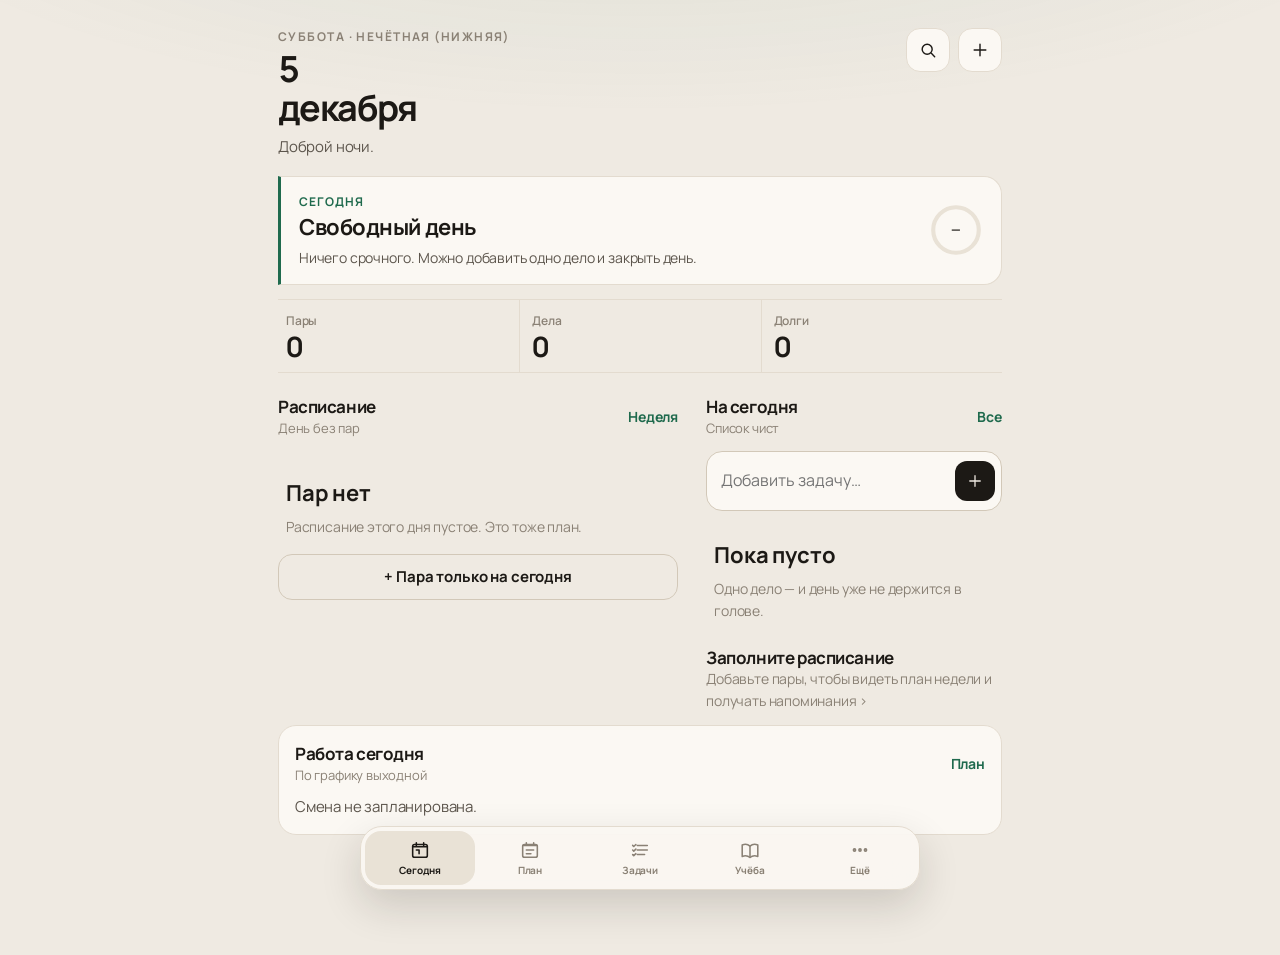
<file: index.html>
<!DOCTYPE html>
<html lang="ru"><head><!-- MYDAY 2.0 atelier: paper, ink, one accent --><meta charset="utf-8">
<meta name="viewport" content="width=device-width, initial-scale=1, viewport-fit=cover">
<meta name="apple-mobile-web-app-capable" content="yes">
<meta name="apple-mobile-web-app-status-bar-style" content="black-translucent">
<meta name="theme-color" content="#efeae2">
<meta name="description" content="MYDAY — расписание, задачи и учёба в одном месте.">
<link rel="manifest" href="manifest.webmanifest">
<link rel="icon" href="icon.svg" type="image/svg+xml">
<link rel="apple-touch-icon" href="icon-180.png">
<title>MYDAY — твой день</title>
<link rel="stylesheet" href="./design-system.css"></head><body>
<div id="app"></div>
<nav id="nav" aria-label="Основная навигация"></nav>
<script src="./backend-config.js"></script>
<script src="https://telegram.org/js/telegram-web-app.js"></script>
<script>window.MYDAY_APPLE_UI_PENDING=true;setTimeout(function(){if(window.MYDAY_APPLE_UI_PENDING){window.MYDAY_APPLE_UI_PENDING=false;if(window.render)window.render();}},3500);</script>
<script>
const DAYS=['Воскресенье','Понедельник','Вторник','Среда','Четверг','Пятница','Суббота'];
const CATS=['Учёба','Личные дела','Покупки','Автомобиль','Работа и проекты','Другое'];
const PR=['Низкий','Средний','Высокий'],ST=['Не начато','В процессе','Выполнено'];
const id=()=>Math.random().toString(36).slice(2,9);
const TY={'Л':'#91ad91','ПЗ':'#cfaa73','ЛЗ':'#75a79a'};
const tyP=l=>{const m=(l.room||'').split(' · ');return m.length>1&&TY[m[0]]?`<span class="pill" style="background:${TY[m[0]]}33;color:${TY[m[0]]}">${m[0]}</span>`:''};
const roomOf=l=>(l.room||'').split(' · ').pop();
const guess=s=>/(^|\s)послезавтра/i.test(s)?addDays(today(),2):/(^|\s)завтра/i.test(s)?addDays(today(),1):/(^|\s)сегодня/i.test(s)?today():'';
function liveHtml(){const n=new Date(),L=lessons(n),m=n.getHours()*60+n.getMinutes(),mm=s=>+s.slice(0,2)*60+ +s.slice(3),cur=L.find(l=>mm(l.s)<=m&&m<mm(l.e));
 if(cur)return `<div class="card hero"><div class="sub">Идёт сейчас · до конца ${mm(cur.e)-m} мин</div><div class="big" style="font-size:20px">${e(cur.subj)}</div><div class="sub">${cur.s}–${cur.e} · ${e(roomOf(cur))}</div><div class="bar" style="margin-top:10px"><i style="width:${(m-mm(cur.s))/(mm(cur.e)-mm(cur.s))*100}%"></i></div></div>`;
 const nx=L.find(l=>mm(l.s)>m);if(!nx)return '';const d=mm(nx.s)-m;
 return `<div class="card"><span class="tag">Следующая пара · через ${d>=60?Math.floor(d/60)+' ч '+d%60+' мин':d+' мин'}</span><div><b>${e(nx.subj)}</b></div><div class="tag">${tyP(nx)}${nx.s}–${nx.e} · ${e(roomOf(nx))}</div></div>`}
const catGuess=s=>{s=s.toLowerCase();return /курсов|лаборатор|конспект|зач[её]т|экзамен|лекци|универ|домашк|реферат/.test(s)?'Учёба':/заправк|масл|шиномонт|шины|мойк|альмер|техосмотр|осаго|автомобил/.test(s)?'Автомобиль':/купить|куплю|магазин|продукт|заказать|аптек/.test(s)?'Покупки':/клиент|проект|заказчик|созвон|встреч|отч[её]т|работ/.test(s)?'Работа и проекты':''};
function capHint(){const v=$('#cq').value.trim(),h=$('#chint');if(!v){h.innerHTML='';return}
 const P=v.split(/;|\s+и\s+|\n/).map(s=>s.trim()).filter(Boolean),n=P.length,d=guess(v),cs=[...new Set(P.map(catGuess).filter(Boolean))],sp=$('#cs').checked;
 h.innerHTML=(d?`<span class="pill">Срок: ${fmt(d)}</span>`:'')+cs.map(c=>`<span class="pill">${c}</span>`).join('')+(n>1&&!sp?`<button class="pill" style="border:0;color:var(--ac)" onclick="$('#cs').checked=true;capHint()">Разбить на ${n}</button>`:'')+(sp&&n>1?`<span class="pill">${n} задачи</span>`:'')}
function dragStart(ev,tid){const h=ev.currentTarget,el=h.closest('.dr'),y0=ev.clientY;h.setPointerCapture(ev.pointerId);el.classList.add('drag');let z=null;
 const mv=e2=>{el.style.transform=`translateY(${e2.clientY-y0}px) scale(1.02)`;z=document.elementsFromPoint(e2.clientX,e2.clientY).find(n=>n.classList&&n.classList.contains('zone'))||null;document.querySelectorAll('.zone').forEach(q=>q.classList.toggle('hot',q==z))};
 const up=()=>{h.removeEventListener('pointermove',mv);h.removeEventListener('pointerup',up);h.removeEventListener('pointercancel',up);if(z){const t=S.tasks.find(x=>x.id==tid);if(t&&t.prio!=+z.dataset.p){t.prio=+z.dataset.p;save()}}render()};
 h.addEventListener('pointermove',mv);h.addEventListener('pointerup',up);h.addEventListener('pointercancel',up)}
let ft=null,cm=0,cdsel=null,sw=null;
function excSet(lid,k,type,o){S.exc=S.exc||[];const a=S.exc.find(z=>z.date==k&&(z.lid==lid||z.id==lid));if(a){if(a.type=='add'){if(type=='cancel')S.exc=S.exc.filter(z=>z!=a);else a.o=o}else{a.type=type;a.o=o}}else S.exc.push({date:k,lid,type,o});save();close_();render()}
const excSave=(l,k)=>excSet(l,k,'mod',{s:$('#x1').value,e:$('#x2').value,room:$('#x3').value,subj:$('#x4').value});
const excCancel=(l,k)=>excSet(l,k,'cancel',{});
function excReset(l,k){S.exc=(S.exc||[]).filter(z=>!(z.date==k&&z.lid==l));save();close_();render()}
function addExtra(k){const i0='x'+id();S.exc=S.exc||[];S.exc.push({date:k,id:i0,type:'add',o:{s:'09:00',e:'10:30',room:'',subj:'Пара'}});save();lessonDay(i0,k)}
function lessonDay(lid,k){const l=lessons(new Date(k+'T12:00')).find(x=>x.id==lid);if(!l)return;sheet(`<h1>${e(l.subj)}</h1><div class="sub">${fmt(k)} · только этот день, сетка не меняется</div><div class="row" style="margin:10px 0"><div class="grow"><label>Начало</label><input id="x1" type="time" value="${l.s}"></div><div class="grow"><label>Конец</label><input id="x2" type="time" value="${l.e}"></div></div><label>Аудитория</label><input id="x3" value="${e(l.room)}"><label>Предмет</label><input id="x4" value="${e(l.subj)}"><button class="btn" style="width:100%;margin-bottom:8px" onclick="excSave('${lid}','${k}')">Сохранить</button><div class="row"><button class="btn r grow" onclick="excCancel('${lid}','${k}')">Отменить пару</button>${l.chg&&!String(lid).startsWith('x')?`<button class="btn g grow" onclick="excReset('${lid}','${k}')">Как в сетке</button>`:''}</div>`)}
function excRows(k){const n=new Date(k+'T12:00'),base=(scheduleBucket('study',wk(n))[n.getDay()]||[]);return (S.exc||[]).filter(z=>z.date==k&&z.type=='cancel').map(z=>{const l=base.find(b=>b.id==z.lid)||{subj:'Пара'};return `<div class="card row" style="padding:9px 14px;opacity:.6"><div class="grow tag" style="text-decoration:line-through">${e(l.subj)}</div><button class="btn g" style="padding:4px 12px" onclick="excReset('${z.lid}','${k}')">Вернуть</button></div>`}).join('')+`<button class="btn g" style="width:100%;margin-top:4px" onclick="addExtra('${k}')">+ Пара только на сегодня</button>`}
function search(){sheet(`<h1>Поиск по MYDAY</h1><input id="sq" type="search" autocomplete="off" enterkeyhint="search" aria-label="Поиск по всему MYDAY" placeholder="Задачи, пары, заметки, события…" oninput="doSearch()"><div class="tag">Ищет по задачам, учебным заданиям, заметкам и событиям</div><div id="sr" aria-live="polite" aria-relevant="additions text"></div>`);setTimeout(()=>$('#sq')?.focus(),60)}
function doSearch(){
 const q=$('#sq').value.trim().toLocaleLowerCase('ru');if(!q){$('#sr').innerHTML='';return}
 const R=[
  ...S.tasks.map(x=>({kind:'Задача',title:x.title||'',desc:x.desc||'',date:x.due||'',status:x.status,k:'t',id:x.id})),
  ...S.hw.map(x=>({kind:'Учёба',title:subj(x.subj)+': '+(x.title||''),desc:x.desc||'',date:x.due||'',status:x.status,k:'h',id:x.id})),
  ...(S.inbox||[]).map((x,i)=>({kind:'Входящие',title:x.text||'',desc:'Заметка · '+(x.d||'без даты'),date:x.d||'',inboxIndex:i})),
  ...(S.events||[]).map((x,i)=>({kind:'Событие',title:x.title||x.name||'',desc:x.note||'',date:x.date||'',time:x.time||'',eventIndex:i}))
 ].filter(x=>(x.title+' '+x.desc+' '+x.kind+' '+x.date+' '+x.time).toLocaleLowerCase('ru').includes(q)).slice(0,40);
 $('#sr').innerHTML=R.length?'<div class="tag">'+R.length+' результатов'+(R.length===40?' · показаны первые 40':'')+'</div>'+R.map(x=>x.inboxIndex!==undefined?`<button type="button" class="card search-result" onclick="toTask(${x.inboxIndex})"><span class="pill">${e(x.kind)}</span><b>${e(x.title)}</b><span class="tag">${e(x.desc)}</span></button>`:x.k?`<button type="button" class="card search-result" onclick="detail('${x.k}','${x.id}')"><span class="pill">${e(x.kind)}</span><b class="${x.status==2?'t done':''}">${e(x.title)}</b><span class="tag">${x.date?fmt(x.date)+' · ':''}${e(x.desc||ST[x.status]||'')}</span></button>`:x.eventIndex!==undefined?`<button type="button" class="card search-result" onclick="openSearchEvent(${x.eventIndex})"><span class="pill">${e(x.kind)}</span><b>${e(x.title)}</b><span class="tag">${x.date?fmt(x.date)+' · ':''}${e(x.time)} ${e(x.desc)}</span></button>`:`<div class="card search-result"><span class="pill">${e(x.kind)}</span><b>${e(x.title)}</b><span class="tag">${x.date?fmt(x.date)+' · ':''}${e(x.desc)}</span></div>`).join(''):'<div class="empty-state"><b>Ничего не найдено</b><span>Попробуй другое слово или добавь запись во «Входящие».</span></div>'
}
function openSearchEvent(i){
 const x=(S.events||[])[i];if(!x)return;
 sheet(`<h1>${e(x.title||x.name||'Событие')}</h1><div class="tag">${x.date?fmt(x.date):'Дата не указана'} ${e(x.time||'')}</div>${x.note?`<p style="white-space:pre-wrap;margin-top:12px">${e(x.note)}</p>`:''}<div class="row"><button class="btn g" onclick="close_()">Закрыть</button><button class="btn danger" onclick="evDel(${i});close_()">Удалить</button></div>`);
}
function calView(){const b=new Date();b.setDate(1);b.setMonth(b.getMonth()+cm);const y=b.getFullYear(),m=b.getMonth(),off=(b.getDay()+6)%7,dim=new Date(y,m+1,0).getDate(),all=[...S.tasks,...S.hw].filter(x=>x.due&&x.status!=2),cnt={};all.forEach(x=>cnt[x.due]=(cnt[x.due]||0)+1);(S.events||[]).forEach(z=>cnt[z.date]=(cnt[z.date]||0)+1);let c='';for(let i=0;i<off;i++)c+='<div></div>';for(let d=1;d<=dim;d++){const k=y+'-'+pad(m+1)+'-'+pad(d),n=cnt[k]||0,s=k==cdsel;c+=`<div onclick="cdsel='${k}';render()" style="text-align:center;padding:8px 0;border-radius:12px;${k==today()?'border:1px solid var(--ac);':''}${s?'background:var(--ac);color:#fff;':''}">${d}<div style="height:8px;font-size:8px;color:${s?'#fff':'var(--ac)'}">${'●'.repeat(Math.min(n,3))}</div></div>`}const sel=cdsel?all.filter(x=>x.due==cdsel):[];
 return `<header><button class="btn g" onclick="st=null;render()">‹ Назад</button></header><div class="row" style="justify-content:space-between"><button class="btn g" onclick="cm--;render()">‹</button><b>${b.toLocaleDateString('ru-RU',{month:'long',year:'numeric'})}</b><button class="btn g" onclick="cm++;render()">›</button></div><div class="card" style="margin-top:10px"><div style="display:grid;grid-template-columns:repeat(7,1fr);gap:2px">${['Пн','Вт','Ср','Чт','Пт','Сб','Вс'].map(x=>`<div class="tag" style="text-align:center">${x}</div>`).join('')}${c}</div></div>`+(cdsel?`<h2>${fmt(cdsel)}</h2>`+(sel.length?sel.map(x=>row(x.subj?{...x,k:'h',title:subj(x.subj)+': '+x.title}:x)).join(''):'<div class="sub">Дедлайнов нет</div>')+evRows(cdsel):'')+`<button class="btn g" style="width:100%;margin-top:8px" onclick="evForm()">+ Зачёт / экзамен</button>`}
function weekView(){const all=allOpen();return `<header><button class="btn g" onclick="st=null;render()">‹ Назад</button></header><h1>План недели</h1>`+[...Array(7)].map((_,i)=>addDays(today(),i)).map(k=>{const d=new Date(k+'T12:00'),L=lessons(d),T=all.filter(x=>x.due==k),ld=Math.min(100,L.length*14+T.length*18);return `<div class="card"><div class="row"><b class="grow">${DAYS[d.getDay()]}, ${fmt(k)}</b><span class="tag">${L.length} пар · ${T.length} дел</span></div><div class="bar" style="margin:8px 0"><i style="width:${ld}%;${ld>80?'background:var(--er)':''}"></i></div>${T.slice(0,3).map(x=>`<div class="tag">• ${e(x.title)}</div>`).join('')}</div>`}).join('')}
const tplHtml=()=>(S.tpl||[]).map((t,i)=>`<span style="display:inline-flex;margin:0 6px 6px 0"><button class="btn g" style="padding:6px 12px;border-radius:99px 0 0 99px" onclick="tplUse(${i})">${e(t)}</button><button class="btn g" style="padding:6px 10px;border-radius:0 99px 99px 0;color:var(--er)" onclick="tplDel(${i})">×</button></span>`).join('');
const tplUse=i=>{$('#cq').value=S.tpl[i];capHint()};
function tplAdd(){const v=$('#cq').value.trim();if(!v)return;S.tpl=S.tpl||[];if(!S.tpl.includes(v))S.tpl.push(v);save();$('#tpl').innerHTML=tplHtml()}
function tplDel(i){S.tpl.splice(i,1);save();$('#tpl').innerHTML=tplHtml()}
function stages(i){const h=S.hw.find(y=>y.id==i);['Введение и постановка задач','Теоретическая часть','Расчёты','Графическая часть / чертежи','Оформление и список литературы','Подготовка к защите'].forEach(t=>h.subs.push({t,d:false}));save();detail('h',i);render()}
function fcs(k,i){const x=(k=='t'?S.tasks:S.hw).find(y=>y.id==i);sheet(`<h1>Фокус</h1><div class="sub">${e(x.title)}</div><div class="big" id="fc" style="font-size:56px;text-align:center;margin:18px 0">25:00</div><div class="row"><button class="btn grow" id="fb" onclick="fToggle('${k}','${i}')">Старт</button><button class="btn g" onclick="close_()">Скрыть</button></div><div class="tag" style="margin-top:8px">Всего в фокусе: ${x.mins||0} мин. Таймер идёт, пока приложение открыто.</div>`);fShow()}
function fShow(){const c=$('#fc');if(!c)return;const r=ft?Math.max(0,Math.round((ft.end-Date.now())/1000)):1500;c.textContent=pad(Math.floor(r/60))+':'+pad(r%60);const b=$('#fb');if(b)b.textContent=ft?'Стоп':'Старт'}
function fToggle(k,i){if(ft)fEnd(false);else{ft={end:Date.now()+15e5,k,i,iv:setInterval(()=>{if(Date.now()>=ft.end)fEnd(true);else fShow()},1000)};fShow()}}
function fEnd(done){clearInterval(ft.iv);const x=(ft.k=='t'?S.tasks:S.hw).find(y=>y.id==ft.i),m=done?25:Math.floor((15e5-(ft.end-Date.now()))/6e4);if(x&&m>0){x.mins=(x.mins||0)+m;(S.focus=S.focus||[]).push({d:today(),m});save()}ft=null;fShow();if(done)notify('Фокус завершён','25 минут прошло — делайте перерыв 5 минут')}
function rem(h,a){const txt=a.slice(0,4).map(x=>x.title).join('\n');if(!notify(h,txt)&&!$('#ov'))sheet(`<h1>${h}</h1><p style="white-space:pre-line">${e(txt)}</p><button class="btn" onclick="close_()">Ок</button>`)}
document.addEventListener('touchstart',ev=>{const c=ev.target.closest&&ev.target.closest('.card[data-id]');if(!c||ev.target.closest('.hd,.chk'))return;const t=ev.touches[0];sw={c,x:t.clientX,y:t.clientY,dx:0,lock:0}},{passive:true});
document.addEventListener('touchmove',ev=>{if(!sw)return;const t=ev.touches[0],dx=t.clientX-sw.x,dy=t.clientY-sw.y;if(!sw.lock){if(Math.abs(dy)>10){sw=null;return}if(Math.abs(dx)>10)sw.lock=1}if(sw.lock){sw.dx=dx;sw.c.style.transition='none';sw.c.style.transform=`translateX(${dx}px)`;sw.c.style.background=dx>0?'color-mix(in srgb,var(--ok) 28%,var(--card))':'color-mix(in srgb,var(--ac) 28%,var(--card))'}},{passive:true});
document.addEventListener('touchend',()=>{if(!sw)return;const {c,dx}=sw;sw=null;c.style.transition='transform .2s';if(Math.abs(dx)>90){const k=c.dataset.k,x=(k=='t'?S.tasks:S.hw).find(y=>y.id==c.dataset.id);if(!x){render();return}if(dx>0){if(x.status!=2){finish(k,x);save();c.classList.add('out');toast('Выполнено',()=>tog(k,x.id));setTimeout(render,300)}else render()}else{const od=x.due;x.due=addDays(today(),1);if(k=='h')x.needDue=0;save();render();toast('Перенесено на завтра',()=>{x.due=od;save();render()})}}else{c.style.transform='';c.style.background=''}});
const AC=[['#315d49','#244b39'],['#466c7d','#31546b'],['#b56b52','#98513d'],['#a17b3d','#80602d'],['#85708e','#6b5876']];
let tt,sd0=null;
function toast(m,undo){const o=$('#toast');if(o)o.remove();clearTimeout(tt);const d=document.createElement('div');d.id='toast';d.className='toast';d.setAttribute('role','status');d.setAttribute('aria-live','polite');d.setAttribute('aria-atomic','true');d.innerHTML=`<span>${e(m)}</span>${undo?'<button class="toast-undo" type="button">Отменить</button>':''}`;if(undo)d.querySelector('button').onclick=()=>{undo();d.remove()};document.body.appendChild(d);tt=setTimeout(()=>d.remove(),4500)}
function restoreBak(){const b=localStorage.getItem(localStoreKey+':session-bak')||localStorage.getItem('myday2_bak');if(!b)return alert('Автокопии пока нет');if(!confirm('Вернуть данные на момент начала последнего сеанса?'))return;try{S=JSON.parse(b);save();render()}catch(_){alert('Копия повреждена')}}
const evRows=k=>(S.events||[]).map((z,i)=>({z,i})).filter(o=>o.z.date==k).map(o=>`<div class="card row"><span class="pill" style="background:var(--ac);color:#fff">${e(o.z.type)}</span><div class="grow">${e(o.z.title)}${o.z.time?`<div class="tag">${e(o.z.time)}${o.z.endTime?'–'+e(o.z.endTime):''}</div>`:''}</div><button class="chk" style="border:0;color:var(--er)" onclick="evDel(${o.i})">×</button></div>`).join('');
function evForm(){sheet(`<h1>Событие календаря</h1><label>Название</label><input id="v1" list="sl2" placeholder="Предмет или событие"><datalist id="sl2">${S.subjects.map(s=>`<option value="${e(s.name)}">`).join('')}</datalist><label>Тип</label><select id="v2"><option>Событие</option><option>Экзамен</option><option>Зачёт</option><option>Консультация</option><option>Сдача работы</option></select><label>Дата</label><input id="v3" type="date" value="${cdsel||today()}"><label>Время (необязательно)</label><input id="v4" type="time"><button class="btn" style="width:100%" onclick="evSave()">Сохранить</button>`)}
function evSave(){const t=$('#v1').value.trim(),d=$('#v3').value,tm=$('#v4').value;if(!t){fieldError($('#v1'),'Введите название события');return}if(!d){fieldError($('#v3'),'Укажите дату события');return}(S.events=S.events||[]).push({id:id(),title:t,type:$('#v2').value,date:d,time:tm||''});save();close_();render()}
function evDel(i){if(!confirm('Удалить событие?'))return;S.events.splice(i,1);save();render()}
function evSoon(){const t=today(),a=(S.events||[]).filter(z=>z.date>=t&&z.date<=addDays(t,21)).sort((x,y)=>x.date.localeCompare(y.date)||(x.time||'').localeCompare(y.time||''));return a.length?`<h2>Скоро</h2>`+a.map(z=>{const n=Math.round((new Date(z.date+'T12:00')-new Date(t+'T12:00'))/864e5);return `<div class="card row"><span class="pill" style="background:var(--ac);color:#fff">${e(z.type)}</span><div class="grow">${e(z.title)}${z.time?`<div class="tag">${e(z.time)}${z.endTime?'–'+e(z.endTime):''}</div>`:''}</div><span class="tag">${n==0?'сегодня':n==1?'завтра':'через '+n+' дн.'}</span></div>`}).join(''):''}
document.addEventListener('touchstart',ev=>{const s=ev.target.closest&&ev.target.closest('.sheet');if(!s||ev.target.closest('input,textarea,select,button'))return;const t=ev.touches[0];if(t.clientY-s.getBoundingClientRect().top<56&&s.scrollTop==0)sd0={s,y:t.clientY,d:0}},{passive:true});
document.addEventListener('touchmove',ev=>{if(!sd0)return;const d=ev.touches[0].clientY-sd0.y;if(d>0){sd0.d=d;sd0.s.style.transition='none';sd0.s.style.transform=`translateY(${d}px)`}},{passive:true});
document.addEventListener('touchend',()=>{if(!sd0)return;const {s,d}=sd0;sd0=null;if(d>110)close_();else{s.style.transition='transform .2s';s.style.transform=''}});
const NI={today:'<circle cx="12" cy="12" r="8"/><path d="M12 8v4l3 2"/>',sched:'<rect x="4" y="5" width="16" height="15" rx="3"/><path d="M4 10h16M9 3v4M15 3v4"/>',tasks:'<circle cx="12" cy="12" r="8"/><path d="M8.5 12.5l2.5 2.5 4.5-5"/>',study:'<path d="M4 6c3-1 6-1 8 1 2-2 5-2 8-1v12c-3-1-6-1-8 1-2-2-5-2-8-1z"/>',more:'<circle cx="6" cy="12" r="1.4"/><circle cx="12" cy="12" r="1.4"/><circle cx="18" cy="12" r="1.4"/>'};
const dch=i=>`<div class="chips">${[['Сегодня',0],['Завтра',1],['+ неделя',7]].map(a=>`<button onclick="$('#${i}').value=addDays(today(),${a[1]})">${a[0]}</button>`).join('')}<button onclick="$('#${i}').value=''">Без срока</button></div>`;
function tm(){const d=new Date();d.setDate(d.getDate()+1);const L=lessons(d);
 if(!Object.values(scheduleBucket('study','odd')).flat().length&&!Object.values(scheduleBucket('study','even')).flat().length)return `<section class="today-mini" onclick="go('sched')"><h2>Заполните расписание</h2><span class="sub">Добавьте пары, чтобы видеть план недели и получать напоминания ›</span></section>`;
 const up=allOpen().filter(x=>x.due>today()&&x.due<=addDays(today(),3)).sort((a,b)=>a.due.localeCompare(b.due)),bk=(!S.lastExport||Date.now()-S.lastExport>12096e5)&&(S.tasks.length+S.hw.length)?`<div class="card backup-card" role="note" onclick="go('more')"><b>Сделайте резервную копию</b><div class="tag">Данные хранятся только на этом устройстве · открыть настройки ›</div></div>`:'';return bk+evSoon()+(up.length?`<section class="today-mini"><h2>Ближайшие дедлайны</h2>${up.slice(0,3).map(row).join('')}</section>`:'')}
function snz(k,i){const x=(k=='t'?S.tasks:S.hw).find(y=>y.id==i);x.due=addDays(today(),1);if(k=='h')x.needDue=0;save();close_();render()}
function bulkForm(t){sheet(`<h1>Быстрый ввод · ${DAYS[sd]}</h1><div class="sub">Одна пара в строке:<br>09:00-10:30 Теплотехника, 214, Иванов И.И.<br>Аудитория и преподаватель — по желанию.</div><textarea id="bk" style="height:180px"></textarea><button class="btn" style="width:100%" onclick="saveBulk('${t}')">Добавить</button>`)}
function saveBulk(t){const bucket=scheduleBucket(schedSpace,t),a=(bucket[sd]=bucket[sd]||[]),bad=[];$('#bk').value.split('\n').forEach(l=>{l=l.trim();if(!l)return;const m=l.match(/^(\d{1,2})[:.](\d{2})\s*[-–—]\s*(\d{1,2})[:.](\d{2})\s+(.+)$/);if(!m||+m[1]>23||+m[3]>23||+m[2]>59||+m[4]>59){bad.push(l);return}const s=pad(+m[1])+':'+m[2],f=pad(+m[3])+':'+m[4];if(f<=s){bad.push(l);return}const p=m[5].split(',').map(x=>x.trim());a.push({id:id(),subj:p[0],s,e:f,room:p[1]||'',teacher:p[2]||''})});save();close_();render();if(bad.length)alert('Не распознано:\n'+bad.join('\n'))}
function copyForm(t){if(schedSpace!=='study')return;const o=t=='odd'?'even':'odd',n=o=='odd'?'нечётную':'чётную';sheet(`<h1>Копировать</h1><button class="btn g" style="width:100%;margin-bottom:8px" onclick="copyDay('${t}','${o}',0)">${DAYS[sd]} → на ${n} неделю</button><button class="btn g" style="width:100%" onclick="copyDay('${t}','${o}',1)">Всю неделю → на ${n}</button>`)}
function copyDay(t,o,all){if(!confirm('Заменить занятия в целевой неделе?'))return;const from=scheduleBucket('study',t),to=scheduleBucket('study',o);(all?[1,2,3,4,5,6]:[sd]).forEach(d=>{to[d]=JSON.parse(JSON.stringify(from[d]||[])).map(l=>({...l,id:id()}))});save();close_();st=o;render()}
const e=s=>String(s??'').replace(/[&<>"]/g,c=>({'&':'&amp;','<':'&lt;','>':'&gt;','"':'&quot;'}[c]));
const pad=n=>String(n).padStart(2,'0');
const ds=d=>d.getFullYear()+'-'+pad(d.getMonth()+1)+'-'+pad(d.getDate());
const today=()=>ds(new Date());
const addDays=(s,n)=>{const d=new Date(s+'T12:00');d.setDate(d.getDate()+n);return ds(d)};
const fmt=s=>s?new Date(s+'T12:00').toLocaleDateString('ru-RU',{day:'numeric',month:'short'}):'';
function isoWeek(d){d=new Date(Date.UTC(d.getFullYear(),d.getMonth(),d.getDate()));const n=d.getUTCDay()||7;d.setUTCDate(d.getUTCDate()+4-n);const y=new Date(Date.UTC(d.getUTCFullYear(),0,1));return Math.ceil(((d-y)/864e5+1)/7)}
const subjNames=['Основы взаимозаменяемости и технические изменения','Сельскохозяйственные машины','Тракторы и автомобили','Детали машин, основы конструирования и ПТМ','Теоретические основы подготовки трактористов-машинистов','Теплотехника','Повышение надежности сельскохозяйственных машин','Техническое оборудование для переработки сельскохозяйственной продукции','Электротехника и электроника','Машины и оборудование в животноводстве'];
function seed(){
 return {v:2,settings:{theme:'auto',morning:'07:30',shift:0,notif:true,hwDelay:60,notifications:{study:true,work:true,personal:true}},
 sched:{odd:{},even:{},work:{},fixed:{},cycle:{},dates:{}},
 scheduleConfig:{studyMode:'alternating',cycleWeeks:2,cycleAnchor:'',selectedDate:''},
 workConfig:{mode:'weekly',pattern:['work','work','off','off'],anchorDate:'',start:'09:00',end:'18:00',title:'Рабочая смена',exceptions:{}},
 habits:[],tasks:[],inbox:[],fired:{},done:[],
 uni:{name:'',url:'',login:'',notes:'',links:'',teachers:''},subjects:[],hw:[],exc:[],events:[]};
}
function normalizeProfile(data){
 const base=seed(),d=data&&typeof data==='object'&&!Array.isArray(data)?data:{};
 return {...base,...d,
  settings:{...base.settings,...(d.settings&&typeof d.settings==='object'?d.settings:{})},
  uni:{...base.uni,...(d.uni&&typeof d.uni==='object'?d.uni:{})},
  sched:{odd:d.sched&&d.sched.odd&&typeof d.sched.odd==='object'?d.sched.odd:{},even:d.sched&&d.sched.even&&typeof d.sched.even==='object'?d.sched.even:{},work:d.sched&&d.sched.work&&typeof d.sched.work==='object'?d.sched.work:{},fixed:d.sched&&d.sched.fixed&&typeof d.sched.fixed==='object'?d.sched.fixed:{},cycle:d.sched&&d.sched.cycle&&typeof d.sched.cycle==='object'?d.sched.cycle:{},dates:d.sched&&d.sched.dates&&typeof d.sched.dates==='object'?d.sched.dates:{}},
  scheduleConfig:{...base.scheduleConfig,...(d.scheduleConfig&&typeof d.scheduleConfig==='object'?d.scheduleConfig:{})},
  workConfig:{...base.workConfig,...(d.workConfig&&typeof d.workConfig==='object'?d.workConfig:{})},
  habits:Array.isArray(d.habits)?d.habits:[],
  tasks:Array.isArray(d.tasks)?d.tasks.map(t=>({...t,space:t.space||(t.cat==='Работа и проекты'?'work':t.cat==='Учёба'?'study':'personal')})):[],inbox:Array.isArray(d.inbox)?d.inbox:[],
  fired:d.fired&&typeof d.fired==='object'&&!Array.isArray(d.fired)?d.fired:{},
  done:Array.isArray(d.done)?d.done:[],subjects:Array.isArray(d.subjects)?d.subjects:[],
  hw:Array.isArray(d.hw)?d.hw:[],exc:Array.isArray(d.exc)?d.exc:[],events:Array.isArray(d.events)?d.events:[]
 };
}
const tgApp=window.Telegram&&window.Telegram.WebApp;
try{tgApp&&tgApp.ready();tgApp&&tgApp.expand()}catch(_){}
const tgInitData=tgApp&&tgApp.initData||'';
const tgUserId=tgApp&&tgApp.initDataUnsafe&&tgApp.initDataUnsafe.user&&String(tgApp.initDataUnsafe.user.id)||'';
const localStoreKey=tgUserId?'myday2:user:'+tgUserId:'myday2';
const legacyStore=tgUserId?localStorage.getItem('myday2'):null;
const hadLocalProfile=!!localStorage.getItem(localStoreKey);
let S;try{S=JSON.parse(localStorage.getItem(localStoreKey))}catch(_){}
if(!S||!S.settings)S=seed();
let mem=false,cloudReady=false,cloudSyncTimer=null,cloudSyncing=false,cloudDirty=false;
const cloudCfg=window.MYDAY_CONFIG||{};
const cloudConfigured=!!(cloudCfg.supabaseUrl&&cloudCfg.supabaseAnonKey&&cloudCfg.edgeFunctionName);
const cloudBaseKey=tgUserId?'myday2:sync-base:'+tgUserId:'';
const cloudRevisionKey=tgUserId?'myday2:sync-revision:'+tgUserId:'';
const cloudConflictKey=tgUserId?'myday2:sync-conflict:'+tgUserId:'';
let cloudStatus=cloudConfigured?(tgInitData?'Подключение к облаку…':'Откройте MYDAY через Telegram'):'Облачная синхронизация пока не настроена';
let cloudRevision=0,cloudRemoteData=null,cloudConflict=false,localMutationCounter=0,cloudConflictBackupAvailable=!!(cloudConflictKey&&localStorage.getItem(cloudConflictKey)),cloudConflictBackupPersisted=cloudConflictBackupAvailable,cloudConflictBackupDownloaded=false,cloudConflictLocalData=null;
function updateCloudStatus(){const el=document.querySelector("[data-cloud-status]");if(el)el.textContent=cloudStatus}
function cloudEndpoint(){const u=cloudCfg.supabaseUrl;return (u.endsWith('/')?u.slice(0,-1):u)+'/functions/v1/'+cloudCfg.edgeFunctionName}
async function cloudRequest(action,data,expectedRevision){
 if(!cloudConfigured||!tgInitData||!tgUserId)throw new Error(!tgInitData||!tgUserId?'Откройте приложение через меню Telegram':'Синхронизация не настроена');
 const payload={action,initData:tgInitData};
 if(data!==undefined)payload.data=data;
 if(expectedRevision!==undefined)payload.expectedRevision=expectedRevision;
 const controller=new AbortController(),timeout=setTimeout(()=>controller.abort(),12000);
 let r;try{r=await fetch(cloudEndpoint(),{method:'POST',headers:{'Content-Type':'application/json','apikey':cloudCfg.supabaseAnonKey},body:JSON.stringify(payload),signal:controller.signal})}finally{clearTimeout(timeout)}
 const j=await r.json().catch(()=>({}));
 if(r.status===409&&j.conflict)return j;
 if(!r.ok||j.error)throw new Error(j.error||('Ошибка синхронизации: '+r.status));
 return j;
}
function setCloudConflict(remote,revision){
 cloudConflictLocalData=JSON.stringify(S);cloudConflictBackupPersisted=false;cloudConflictBackupDownloaded=false;
 try{localStorage.setItem(cloudConflictKey,cloudConflictLocalData);cloudConflictBackupPersisted=true}catch(_){}
 cloudConflictBackupAvailable=true;
 cloudRemoteData=remote;cloudRevision=Number(revision)||0;cloudConflict=true;cloudDirty=false;
 cloudStatus='Изменения отличаются от облачной версии. Локальная копия сохранена: выберите, какую версию оставить.';
}
async function snapshotHash(snapshot){
 const digest=await crypto.subtle.digest('SHA-256',new TextEncoder().encode(snapshot));
 return Array.from(new Uint8Array(digest),b=>b.toString(16).padStart(2,'0')).join('');
}
async function setCloudBase(snapshot,revision){
 try{localStorage.setItem(cloudBaseKey,await snapshotHash(snapshot));localStorage.setItem(cloudRevisionKey,String(revision))}catch(err){console.warn('MYDAY sync metadata:',err)}
}
async function cloudPush(){
 if(!cloudReady||!cloudConfigured||!tgInitData||cloudConflict)return false;
 const snapshot=JSON.stringify(S);
 try{
  const result=await cloudRequest('save',JSON.parse(snapshot),cloudRevision);
  if(result.conflict){setCloudConflict(result.data,result.revision);render();return false}
  cloudRevision=Number(result.revision)||cloudRevision+1;
  await setCloudBase(snapshot,cloudRevision);
  if(JSON.stringify(S)===snapshot){cloudDirty=false;cloudStatus='Синхронизация включена'}
  else{cloudDirty=true;cloudStatus='Сохраняю последние изменения…'}
  updateCloudStatus();return true;
 }catch(err){console.warn('MYDAY cloud save:',err);cloudDirty=true;cloudStatus='Ошибка синхронизации: '+err.message;updateCloudStatus();return false}
}
function queueCloudSave(delay=900){
 if(!cloudReady||!cloudConfigured||!tgInitData||cloudConflict)return;
 cloudDirty=true;clearTimeout(cloudSyncTimer);
 cloudSyncTimer=setTimeout(()=>{if(!cloudSyncing&&!cloudConflict){cloudSyncing=true;cloudPush().finally(()=>{cloudSyncing=false;if(cloudDirty&&!cloudConflict)queueCloudSave(5000)})}},delay);
}
async function cloudPull(){
 if(!cloudReady||!cloudConfigured||!tgInitData||cloudDirty||cloudSyncing||cloudConflict)return false;
 if(document.querySelector('.sheet')||(document.activeElement&&/^(INPUT|TEXTAREA|SELECT)$/.test(document.activeElement.tagName)))return false;
 try{
  const result=await cloudRequest('load');
  if(cloudDirty||cloudSyncing||cloudConflict)return false;
  const remoteRevision=Number(result.revision)||0;
  if(remoteRevision<=cloudRevision)return true;
  if(result.data){
   const localSnapshot=JSON.stringify(S),remoteSnapshot=JSON.stringify(result.data);
   let lastSyncedHash='';try{lastSyncedHash=localStorage.getItem(cloudBaseKey)||''}catch(_){}
   const localHash=await snapshotHash(localSnapshot),remoteHash=await snapshotHash(remoteSnapshot);
   const knownRevision=Number(localStorage.getItem(cloudRevisionKey)||0);
   if(localHash!==lastSyncedHash&&localHash!==remoteHash){
    if(knownRevision!==remoteRevision){
     setCloudConflict(result.data,remoteRevision);render();return false;
    }
    cloudRevision=remoteRevision;cloudDirty=true;await cloudPush();render();return false;
   }
   S=normalizeProfile(result.data);
   localStorage.setItem(localStoreKey,JSON.stringify(S));cloudRevision=remoteRevision;await setCloudBase(JSON.stringify(S),cloudRevision);
   cloudStatus='Синхронизация включена';render();
  }
  return true;
 }catch(err){cloudStatus='Ошибка синхронизации: '+err.message;console.warn('MYDAY cloud load:',err);updateCloudStatus();return false}
}
function downloadCloudConflict(){
 let raw='';try{raw=localStorage.getItem(cloudConflictKey)||cloudConflictLocalData||JSON.stringify(S,null,2)}catch(_){raw=cloudConflictLocalData||JSON.stringify(S,null,2)}
 cloudConflictBackupDownloaded=true;
 const blob=new Blob([raw],{type:'application/json'}),url=URL.createObjectURL(blob),a=document.createElement('a');
 a.href=url;a.download='myday-local-conflict-'+today()+'.json';document.body.appendChild(a);a.click();a.remove();setTimeout(()=>URL.revokeObjectURL(url),1000);
}
async function keepLocalVersion(){
 if(!cloudConflict)return;
 if(!confirm('Заменить облачную версию текущими данными этого устройства? Локальная копия конфликта останется в резервной копии.'))return;
 cloudConflict=false;cloudRemoteData=null;cloudReady=true;cloudDirty=true;cloudStatus='Сохраняю вашу версию в облако…';render();
 await cloudPush();
}
async function acceptCloudRemote(){
 if(!cloudConflict||!cloudRemoteData)return;
 if(!cloudConflictBackupPersisted&&!cloudConflictBackupDownloaded){alert('Сначала скачайте локальную копию, затем загружайте облачную версию.');return}
 S=normalizeProfile(cloudRemoteData);
 localStorage.setItem(localStoreKey,JSON.stringify(S));try{localStorage.removeItem(cloudConflictKey)}catch(_){}
 cloudConflict=false;cloudDirty=false;cloudRemoteData=null;await setCloudBase(JSON.stringify(S),cloudRevision);
 cloudStatus='Облачная версия загружена. Локальная копия скачивается отдельно через кнопку резервной копии.';
 render();
}
async function retryCloud(){if(!tgInitData){cloudStatus='Откройте MYDAY через меню Telegram';render();return}cloudStatus='Проверяю подключение…';render();await initCloud()}
async function importLegacyData(){
 let old;try{old=JSON.parse(legacyStore)}catch(_){}
 if(!old||!old.settings){close_();return}
 S=normalizeProfile(old);
 localStorage.setItem(localStoreKey,JSON.stringify(S));localStorage.setItem('myday2:imported:'+tgUserId,'1');cloudReady=true;cloudDirty=true;
 const ok=await cloudPush();
 if(ok){cloudRemoteData=null;cloudStatus='Старые данные перенесены в ваш Telegram-профиль'}
 else if(!cloudConflict)cloudStatus='Данные сохранены на устройстве; синхронизация повторится позже';
 close_();render();
}
async function skipLegacyImport(){
 localStorage.setItem('myday2:import-skipped:'+tgUserId,'1');
 if(cloudRemoteData&&!cloudConflict){
  S=normalizeProfile(cloudRemoteData);S.subjects=S.subjects||[];S.hw=S.hw||[];S.sched=S.sched||{odd:{},even:{},work:{}};S.sched.odd=S.sched.odd||{};S.sched.even=S.sched.even||{};S.sched.work=S.sched.work||{};
  localStorage.setItem(localStoreKey,JSON.stringify(S));cloudReady=true;cloudDirty=false;await setCloudBase(JSON.stringify(S),cloudRevision);
  cloudRemoteData=null;cloudStatus='Облачный профиль загружен';close_();render();return;
 }
 cloudReady=true;cloudStatus='Личный профиль создан';save();close_();render();
}
async function initCloud(){
 const mutationAtStart=localMutationCounter;
 if(!tgInitData||!tgUserId){render();return}
 if(!cloudConfigured){if(legacyStore&&!localStorage.getItem('myday2:import-skipped:'+tgUserId)){sheet('<h1>Перенести старые данные?</h1><p class="sub">На устройстве найдены ранее сохранённые расписание, предметы и задания. Перенести их в личный профиль этого Telegram-аккаунта? Исходная копия останется на устройстве.</p><div class="row"><button class="btn g grow" onclick="skipLegacyImport()">Начать с нуля</button><button class="btn grow" onclick="importLegacyData()">Перенести</button></div>')}else render();return}
 try{
  const result=await cloudRequest('load');
  cloudRevision=Number(result.revision)||0;
  if(localMutationCounter>mutationAtStart){cloudReady=true;cloudDirty=true;await cloudPush();render();return}
  if(result.data){
   if(!hadLocalProfile&&legacyStore&&!localStorage.getItem('myday2:imported:'+tgUserId)&&!localStorage.getItem('myday2:import-skipped:'+tgUserId)){
    let legacySnapshot='';try{const old=JSON.parse(legacyStore);if(old&&old.settings)legacySnapshot=JSON.stringify(old)}catch(_){}
    const remoteSnapshotForLegacy=JSON.stringify(result.data);
    if(legacySnapshot&&legacySnapshot!==remoteSnapshotForLegacy){
     cloudRemoteData=result.data;cloudReady=true;
     sheet('<h1>Найдены две версии данных</h1><p class="sub">На этом устройстве есть старое расписание и задания, а в облаке уже есть профиль. Можно перенести старые данные поверх облачного профиля или оставить облачную версию. Исходная копия останется на устройстве.</p><div class="row"><button class="btn g grow" onclick="skipLegacyImport()">Оставить облачную</button><button class="btn grow" onclick="importLegacyData()">Перенести старые</button></div>');
     return;
    }
    localStorage.setItem('myday2:imported:'+tgUserId,'1');
   }
   const remoteSnapshot=JSON.stringify(result.data),localSnapshot=JSON.stringify(S);
   let lastSyncedHash='';try{lastSyncedHash=localStorage.getItem(cloudBaseKey)||''}catch(_){}
   const localHash=await snapshotHash(localSnapshot),remoteHash=await snapshotHash(remoteSnapshot);
   const knownRevision=Number(localStorage.getItem(cloudRevisionKey)||0);
   if(hadLocalProfile&&localSnapshot!==remoteSnapshot&&localHash!==lastSyncedHash&&knownRevision!==cloudRevision){
    setCloudConflict(result.data,cloudRevision);cloudReady=true;render();return;
   }
   if(hadLocalProfile&&localSnapshot!==remoteSnapshot&&localHash!==lastSyncedHash&&knownRevision===cloudRevision){
    cloudReady=true;cloudDirty=true;await cloudPush();render();return;
   }
   S=normalizeProfile(result.data);S.subjects=S.subjects||[];S.hw=S.hw||[];S.sched=S.sched||{odd:{},even:{}};S.sched.odd=S.sched.odd||{};S.sched.even=S.sched.even||{};
   localStorage.setItem(localStoreKey,JSON.stringify(S));await setCloudBase(remoteSnapshot,cloudRevision);
   cloudReady=true;cloudStatus='Синхронизация включена';render();return;
  }
  if(legacyStore&&!localStorage.getItem('myday2:imported:'+tgUserId)&&!localStorage.getItem('myday2:import-skipped:'+tgUserId)){
   sheet('<h1>Перенести старые данные?</h1><p class="sub">На устройстве найдены ранее сохранённые расписание, предметы и задания. Перенести их в ваш Telegram-профиль? Исходная копия останется на устройстве.</p><div class="row"><button class="btn g grow" onclick="skipLegacyImport()">Начать с нуля</button><button class="btn grow" onclick="importLegacyData()">Перенести</button></div>');
   return;
  }
  cloudReady=true;cloudDirty=true;await cloudPush();render();
 }catch(err){cloudStatus='Ошибка подключения: '+err.message;console.error(err);render()}
}
function save(){try{localMutationCounter++;if(!window._bk){const previous=localStorage.getItem(localStoreKey);if(previous&&previous.length<350000&&!localStorage.getItem(localStoreKey+':session-bak')){try{localStorage.setItem(localStoreKey+':session-bak',previous)}catch(_){}}window._bk=1}localStorage.setItem(localStoreKey,JSON.stringify(S));queueCloudSave();return true}catch(x){if(!mem){mem=true;alert('Не удалось сохранить данные (память браузера недоступна или заполнена). Сделайте экспорт в разделе «Ещё».')}return false}}
const weekStartKey=(d=new Date())=>{const x=new Date(d);x.setHours(12,0,0,0);x.setDate(x.getDate()-((x.getDay()+6)%7));return ds(x)};
const wk=(d=new Date())=>{const anchor=S.settings.weekAnchor||weekStartKey(new Date()),base=S.settings.weekAnchorType||(((isoWeek(new Date())+(S.settings.shift||0))%2)==1?'odd':'even');const a=anchor.split('-').map(Number),b=weekStartKey(d).split('-').map(Number),weeks=Math.floor((Date.UTC(b[0],b[1]-1,b[2])-Date.UTC(a[0],a[1]-1,a[2]))/604800000);return ((base=='odd'?0:1)+weeks%2+2)%2==0?'odd':'even'};
function setWeekType(type){if(type!='odd'&&type!='even')return;S.settings.weekAnchor=weekStartKey();S.settings.weekAnchorType=type;S.settings.shift=0;save();render()}
const wkName=t=>t=='odd'?'нечётная (нижняя)':'чётная (верхняя)';
function cycleIndexForDate(d){const cfg=S.scheduleConfig||{},anchor=cfg.cycleAnchor||S.settings.weekAnchor||weekStartKey(d),a=new Date(anchor+'T12:00:00'),b=new Date(weekStartKey(d)+'T12:00:00'),weeks=Math.floor((b-a)/604800000),n=Math.max(2,Math.min(4,Number(cfg.cycleWeeks)||2));return ((weeks%n)+n)%n}
function scheduleBucket(space='study',week=wk()){
 if(space==='work'){S.sched.work=S.sched.work||{};return S.sched.work}
 S.sched.fixed=S.sched.fixed||{};S.sched.cycle=S.sched.cycle||{};S.sched.dates=S.sched.dates||{};
 if(typeof week==='string'&&week.startsWith('date:'))return S.sched.dates[week.slice(5)]||(S.sched.dates[week.slice(5)]={});
 if(week==='fixed')return S.sched.fixed;
 if(typeof week==='string'&&week.startsWith('cycle:')){const i=Number(week.slice(6))||0;return S.sched.cycle[i]||(S.sched.cycle[i]={})}
 const mode=(S.scheduleConfig&&S.scheduleConfig.studyMode)||'alternating';
 if(mode==='fixed')return S.sched.fixed;
 if(mode==='cycle'){const i=cycleIndexForDate(new Date((S.scheduleConfig.selectedDate||today())+'T12:00:00'));return S.sched.cycle[i]||(S.sched.cycle[i]={})}
 if(mode==='dates'){const k=S.scheduleConfig.selectedDate||today();return S.sched.dates[k]||(S.sched.dates[k]={})}
 const key=(week==='odd'||week==='even')?week:wk();return S.sched[key]||(S.sched[key]={});
}
function lessons(d=new Date(),t=wk(d)){
 const k=ds(d),day=d.getDay(),X=S.exc||[],mode=(S.scheduleConfig&&S.scheduleConfig.studyMode)||'alternating';let base=[];
 if(mode==='fixed')base=(S.sched.fixed&&S.sched.fixed[day]||[]).slice();
 else if(mode==='cycle'){const i=cycleIndexForDate(d);base=((S.sched.cycle||{})[i]||{})[day]||[];base=base.slice()}
 else if(mode==='dates'){const specific=(S.sched.dates||{})[k];base=(specific&&specific[day]||[]).slice()}
 else if(mode==='hybrid'){base=[...((S.sched.fixed||{})[day]||[]),...((S.sched[t]||{})[day]||[])].map(x=>({...x}))}
 else base=((S.sched[t]||{})[day]||[]).slice();
 let L=base.map(l=>{const z=X.find(z=>z.date==k&&z.lid==l.id);return z?(z.type==='cancel'?null:{...l,...z.o,chg:1}):l}).filter(Boolean);
 L=L.concat(X.filter(z=>z.date==k&&z.type==='add').map(z=>({id:z.id,...z.o,chg:1})));return L.sort((a,b)=>a.s.localeCompare(b.s));
}
const subj=i=>(S.subjects.find(s=>s.id==i)||{}).name||'—';
const ruCount=(n,one,few,many)=>`${n} ${n%100>=11&&n%100<=14?many:n%10==1?one:n%10>=2&&n%10<=4?few:many}`;
let tab='today',tf={cat:'',show:'open'},taskSpace='study',schedSpace='study',sd=new Date().getDay()||1,st=null,openSubj=null,studyFilter='open',moreOpen=new Set(['appearance']);

function resolvedTheme(){const mode=S.settings.theme||'dark';if(mode!=='auto')return mode;const tgScheme=tgApp&&tgApp.colorScheme;if(tgScheme==='light'||tgScheme==='dark')return tgScheme;return matchMedia('(prefers-color-scheme: light)').matches?'light':'dark'}
function setTheme(mode){if(!['dark','light','auto'].includes(mode))return;S.settings.theme=mode;save();render()}
function render(){
 if(window.MYDAY_APPLE_UI_PENDING)return;
 const th=resolvedTheme(),root=document.documentElement;root.dataset.theme=th;
 const ai=S.settings.accent||0,rs=root.style,accent=AC[ai]||AC[0];
 rs.setProperty('--accent',accent[0]);rs.setProperty('--accent-2',accent[1]);rs.setProperty('--ac',accent[0]);rs.setProperty('--ac2',accent[1]);rs.setProperty('--accent-soft',`color-mix(in srgb,${accent[0]} 12%,var(--surface))`);rs.setProperty('--accent-ink','#fffdf7');
 const pageColor=th==='light'?'#f4f2ec':'#151c18',meta=document.querySelector('meta[name="theme-color"]');if(meta)meta.content=pageColor;
 try{tgApp&&tgApp.setHeaderColor&&tgApp.setHeaderColor(pageColor);tgApp&&tgApp.setBackgroundColor&&tgApp.setBackgroundColor(pageColor);tgApp&&tgApp.setBottomBarColor&&tgApp.setBottomBarColor(pageColor)}catch(_){}
 const T=[['today','today','День'],['sched','sched','План'],['tasks','tasks','Задачи'],['study','study','Учёба'],['more','more','Ещё']];
 const icons={today:'<path d="M12 3v2m0 14v2M3 12h2m14 0h2M5.6 5.6 7 7m10 10 1.4 1.4m0-12.8L17 7M7 17l-1.4 1.4"/><circle cx="12" cy="12" r="4"/>',sched:'<rect x="3.5" y="5" width="17" height="16" rx="2.5"/><path d="M7 3v4m10-4v4M4 10h16M8 14h2m4 0h2m-8 3h2"/>',tasks:'<path d="M8 6h12M8 12h12M8 18h12"/><path d="m3.5 6 .8.8L5.8 5m-2.3 7 .8.8 1.5-1.8m-2.3 7 .8.8 1.5-1.8"/>',study:'<path d="M4 5.5c3-1 6-1 8 1 2-2 5-2 8-1v13c-3-1-6-1-8 1-2-2-5-2-8-1z"/><path d="M12 7v12"/>',more:'<circle cx="5" cy="12" r="1"/><circle cx="12" cy="12" r="1"/><circle cx="19" cy="12" r="1"/>'};
 $('#nav').innerHTML=`<div class="nav-brand"><span class="nav-brand-mark">M</span><span>MYDAY<small>PERSONAL DAYBOOK</small></span></div><div class="nav-caption">ПРОСТРАНСТВО</div>`+T.map(t=>`<button class="${tab==t[0]?'on':''}" aria-current="${tab==t[0]?'page':'false'}" aria-label="${t[2]}" onclick="go('${t[0]}')"><b><svg aria-hidden="true" viewBox="0 0 24 24" fill="none" stroke="currentColor" stroke-width="1.8" stroke-linecap="round" stroke-linejoin="round">${icons[t[1]]}</svg></b><span>${t[2]}</span></button>`).join('');
 $('#app').innerHTML=({today:vToday,sched:vSched,tasks:vTasks,study:vStudy,more:vMore})[tab]();
 enhanceActionSemantics();
 const vk=tab+'|'+st+'|'+openSubj;if(vk!=window._vk){window._vk=vk;const a=$('#app');a.classList.add('in');clearTimeout(window._vt);window._vt=setTimeout(()=>a.classList.remove('in'),1300)}
}
const $=s=>document.querySelector(s);
function enhanceActionSemantics(){
 $('#app').querySelectorAll('[onclick]').forEach(el=>{
  if(el.matches('button,a,input,select,textarea,[role]')||el.querySelector('button,a,input,select,textarea'))return;
  el.setAttribute('role','button');el.tabIndex=0;el.classList.add('is-action');
  if(!el.hasAttribute('aria-label')){const label=(el.innerText||el.textContent||'').replace(/\s+/g,' ').trim().slice(0,140);if(label)el.setAttribute('aria-label',label)}
  el.addEventListener('keydown',ev=>{if(ev.key==='Enter'||ev.key===' '){ev.preventDefault();el.click()}})
 })
}
function fieldError(field,message){if(!field)return;field.parentElement?.querySelectorAll('.field-error').forEach(x=>x.remove());const note=document.createElement('div');note.className='field-error';note.id='field-error-'+id();note.setAttribute('role','alert');note.textContent=message;field.insertAdjacentElement('afterend',note);field.setAttribute('aria-invalid','true');field.setAttribute('aria-describedby',note.id);field.focus()}
function clearFieldError(ev){const field=ev.target;if(!field||field.getAttribute('aria-invalid')!=='true')return;const desc=field.getAttribute('aria-describedby');if(desc)document.getElementById(desc)?.remove();field.removeAttribute('aria-invalid');field.removeAttribute('aria-describedby')}
document.addEventListener('input',clearFieldError);document.addEventListener('change',clearFieldError);
const go=t=>{tab=t;openSubj=null;st=null;render();scrollTo(0,0)};
const head=(t,s)=>`<header class="app-header"><div class="page-heading"><div class="brandline"><span class="brandmark">M</span><span>MYDAY</span><span class="brand-caption">PERSONAL DAYBOOK</span></div><h1>${t}</h1>${s?`<div class="sub">${s}</div>`:''}</div><div class="row page-actions"><button class="plus" onclick="search()" aria-label="Поиск"><svg aria-hidden="true" viewBox="0 0 24 24" fill="none" stroke="currentColor" stroke-width="1.8" stroke-linecap="round"><circle cx="10.8" cy="10.8" r="6.3"/><path d="m16 16 4 4"/></svg></button><button class="plus" onclick="capture()" aria-label="Быстрое добавление">+</button></div></header>`;
const allOpen=()=>[...S.tasks.map(t=>({...t,k:'t'})),...S.hw.filter(h=>!(S.subjects.find(s=>s.id==h.subj)||{}).closed).map(h=>({...h,k:'h',title:subj(h.subj)+': '+h.title}))].filter(x=>x.status!=2);
const late=x=>x.due&&x.due<today();

function row(x){const k=x.k||'t',dn=x.status==2;
 return `<div class="card row task-row ${late(x)&&!dn?'lc':''}" data-k="${k}" data-id="${x.id}"><button class="chk ${dn?'on':''}" aria-label="${dn?'Вернуть в активные':'Отметить выполненным'}: ${e(x.title)}" aria-pressed="${dn}" onclick="tog('${k}','${x.id}')">${dn?'✓':''}</button><div class="grow task-row-copy" onclick="detail('${k}','${x.id}')"><div class="t ${dn?'done':''}">${e(x.title)}</div><div class="tag task-row-meta">${x.due?`<span class="${late(x)&&!dn?'late':''}">${fmt(x.due)}</span> · `:''}${x.cat?e(x.cat)+' · ':''}${x.prio==2?'высокий приоритет · ':''}${x.subs&&x.subs.length?x.subs.filter(s=>s.d).length+'/'+x.subs.length+' подзадач':''}${x.needDue?'<span class="late">уточнить срок</span>':''}</div></div><span class="task-row-arrow" aria-hidden="true">›</span></div>`;}
function vToday(){
 const n=new Date(),t=today(),L=lessons(n),all=allOpen(),studyTask=x=>x.k==='h'||(x.space||'personal')==='study';
 const overdue=all.filter(x=>late(x)&&studyTask(x)),due=all.filter(x=>x.due==t&&studyTask(x)),workDue=all.filter(x=>x.due==t&&(x.space||'personal')==='work');
 const now=pad(n.getHours())+':'+pad(n.getMinutes()),current=L.find(l=>l.s<=now&&l.e>now),doneToday=S.done.filter(d=>d==t).length,total=due.length+doneToday,pct=total?Math.round(doneToday/total*100):0;
 const greeting=n.getHours()<5?'Доброй ночи':n.getHours()<12?'Доброе утро':n.getHours()<18?'Добрый день':'Добрый вечер';
 const dateLabel=n.toLocaleDateString('ru-RU',{weekday:'long',day:'numeric',month:'long'});
 const timeline=L.length?`<div class="timeline">${L.map(l=>`<div class="lesson-row ${current&&current.id==l.id?'current':''}" role="button" tabindex="0" aria-label="${e(l.subj)}, ${l.s}–${l.e}" onclick="lessonDay('${l.id}','${t}')"><div class="lesson-time">${l.s}</div><span class="lesson-node"></span><div class="lesson-main"><span class="lesson-title">${e(l.subj)}</span><div class="lesson-meta">${tyP(l)}<span>${l.s}–${l.e}</span>${l.teacher?`<span>${e(l.teacher)}</span>`:''}</div></div><span class="lesson-room">${e(roomOf(l))}</span></div>`).join('')}</div>`:'<div class="empty-state"><b>Сегодня занятий нет</b><span>Освободившееся время можно оставить свободным. Это тоже план.</span></div>';
 const tomorrow=new Date(n);tomorrow.setDate(tomorrow.getDate()+1);const next=lessons(tomorrow).slice(0,2);
 return head(greeting,dateLabel+' · '+wkName(wk()))+
 `<section class="today-hero"><div class="hero-copy"><div class="hero-kicker">ВАШ ДЕНЬ · ${dateLabel}</div><div class="hero-title">${current?'Сейчас: '+e(current.subj):L.length?`${L.length} ${L.length===1?'занятие':'занятия'} сегодня`:'Сегодня можно не спешить'}</div><div class="hero-note">${total?(doneToday===total?'Все задачи на сегодня выполнены':`Выполнено ${doneToday} из ${total} задач на сегодня`):'Ваши занятия, задачи и планы в одном спокойном месте'}</div></div><div class="hero-progress"><svg role="img" aria-label="${total?pct+'% задач выполнено':'Нет задач на сегодня'}" viewBox="0 0 64 64"><circle cx="32" cy="32" r="26" fill="none" stroke="#ffffff30" stroke-width="6"/><circle cx="32" cy="32" r="26" fill="none" stroke="#e5c998" stroke-width="6" stroke-linecap="round" transform="rotate(-90 32 32)" style="stroke-dasharray:163.4;stroke-dashoffset:${total?163.4*(1-pct/100):163.4}"/><text x="32" y="37" text-anchor="middle" fill="#fffdf7" font-size="14" font-weight="700">${total?pct+'%':'—'}</text></svg><div class="hero-progress-label"><b>${total?doneToday+'/'+total:'На сегодня'}</b><span>${total?'готово':'план свободен'}</span></div></div></section>`+
 `<div class="today-metrics"><div><span>Занятия</span><b>${L.length}</b></div><div><span>Задачи</span><b>${due.length}</b></div><div><span>Просрочено</span><b class="${overdue.length?'late':''}">${overdue.length}</b></div></div>`+
 `<div class="today-grid"><section class="today-panel"><div class="section-head"><div><h2>Расписание</h2><p>${L.length?L.length+' занятия · '+wkName(wk()):'План занятий на сегодня'}</p></div><button class="text-action" onclick="go('sched')">Вся неделя ↗</button></div>${current?`<div class="current-callout"><b>Идёт сейчас · ${e(current.subj)}</b><span>До ${current.e} · ${e(roomOf(current))}</span></div>`:''}${timeline}${excRows(t)}</section><aside class="today-right"><section class="today-panel"><div class="section-head"><div><h2>Задачи на сегодня</h2><p>${due.length?due.length+' в плане':'Начните с одного небольшого дела'}</p></div><button class="text-action" onclick="go('tasks')">Все ↗</button></div>${due.length?due.map(row).join(''):'<div class="empty-state"><b>Список пока пуст</b><span>Добавьте задачу, чтобы не держать её в голове.</span></div>'}<div class="row" style="margin-top:12px"><input id="qa" aria-label="Быстро добавить задачу" placeholder="Добавить задачу…" onkeydown="if(event.key==='Enter')qadd()"><button class="btn" aria-label="Добавить задачу" onclick="qadd()">+</button></div></section>${workDue.length?`<section class="today-panel"><div class="section-head"><div><h2>Работа</h2><p>${workDue.length} на сегодня</p></div><button class="text-action" onclick="taskSpace='work';go('tasks')">Все ↗</button></div>${workDue.map(row).join('')}</section>`:''}${overdue.length?`<section class="today-mini"><h2>Просрочено по учёбе · ${overdue.length}</h2>${overdue.slice(0,3).map(row).join('')}</section>`:''}${next.length?`<section class="today-mini"><h2>Завтра</h2>${next.map(l=>`<div class="mini-line"><span>${e(l.subj)}</span><span>${l.s}</span></div>`).join('')}</section>`:''}${tm()}</aside></div>`;
}
function qadd(){const v=$('#qa').value.trim();if(!v)return;S.tasks.push(mk({title:v,due:guess(v)||today(),cat:catGuess(v)||'Учёба',space:'study'}));save();render()}
const mk=o=>({id:id(),title:'',desc:'',cat:'Другое',space:'personal',due:'',prio:1,status:0,subs:[],repeat:'',created:today(),...o});

function vSched(){
 const t=schedSpace==='work'?'work':(st||wk()),bucket=scheduleBucket(schedSpace,t),days=['','Пн','Вт','Ср','Чт','Пт','Сб'];
 const buttons=[1,2,3,4,5,6].map(d=>`<button class="${sd==d?'on':''}" aria-label="${DAYS[d]}, событий ${(bucket[d]||[]).length}" onclick="sd=${d};render()"><b>${days[d]}</b><small>${(bucket[d]||[]).length?((bucket[d]||[]).length+' дел'):'Свободно'}${d==new Date().getDay()?' · сегодня':''}</small></button>`).join('');
 const list=(bucket[sd]||[]).slice().sort((a,b)=>a.s.localeCompare(b.s));
 return head('Расписание','Неделя целиком, один день за раз. Учёба и работа живут отдельно.')+
 `<div class="chips workspace-switch"><button class="${schedSpace==='study'?'on':''}" onclick="schedSpace='study';st=null;render()">Учёба</button><button class="${schedSpace==='work'?'on':''}" onclick="schedSpace='work';st='work';render()">Работа</button></div><section class="schedule-control"><div class="schedule-week-label"><span>${schedSpace==='study'?'Учебная неделя':'Рабочий график'}</span><span class="week-cycle">${schedSpace==='study'?wkName(t):'Повторяется каждую неделю'}</span></div>${schedSpace==='study'?`<div class="chips"><button class="${t==='odd'?'on':''}" onclick="st='odd';render()">Нижняя · нечётная</button><button class="${t==='even'?'on':''}" onclick="st='even';render()">Верхняя · чётная</button></div>`:''}<div class="days">${buttons}</div></section><div class="schedule-day-head"><div><div class="schedule-date-kicker">${DAYS[sd].toUpperCase()}</div><h2>${DAYS[sd]}</h2><p>${list.length?list.length+' записей в расписании':'Пока свободный день'}</p></div><button class="btn" onclick="lessonForm('${t}')">+ Добавить</button></div>${list.length?`<section class="schedule-wrap"><div class="timeline">${list.map(l=>`<div class="lesson-row" role="button" tabindex="0" aria-label="Изменить ${e(l.subj)}, ${l.s}–${l.e}" onclick="lessonForm('${t}','${l.id}')"><div class="lesson-time">${l.s}</div><span class="lesson-node"></span><div class="lesson-main"><span class="lesson-title">${e(l.subj)}</span><div class="lesson-meta">${schedSpace==='study'?tyP(l):''}<span>${l.s}–${l.e}</span>${l.teacher?`<span>${e(l.teacher)}</span>`:''}</div></div><span class="lesson-room">${e(roomOf(l))}</span></div>`).join('')}</div></section>`:'<div class="empty-state"><b>День свободен</b><span>Добавьте занятие, смену или встречу. Новая запись появится только в этом пространстве.</span><button class="btn" style="margin-top:8px" onclick="lessonForm(\''+t+'\')">Создать запись</button></div>'}<div class="schedule-actions"><button class="btn g" onclick="bulkForm('${t}')">Добавить списком</button>${schedSpace==='study'?`<button class="btn g" onclick="copyForm('${t}')">Копировать день</button>`:''}</div>`;
}
function lessonForm(t,lid){
 const bucket=scheduleBucket(schedSpace,t),l=lid?bucket[sd].find(x=>x.id==lid):{subj:'',s:'09:00',e:'10:30',room:'',teacher:''};
 sheet(`<h1>${schedSpace==='study'?(lid?'Занятие':'Новая пара'):(lid?'Рабочее событие':'Новое событие')} · ${DAYS[sd]}</h1><label>${schedSpace==='study'?'Предмет':'Название'}</label><input id="f1" list="sl" value="${e(l.subj)}"><datalist id="sl">${S.subjects.map(s=>`<option value="${e(s.name)}">`).join('')}</datalist>
 <div class="row"><div class="grow"><label>Начало</label><input id="f2" type="time" value="${l.s}"></div><div class="grow"><label>Конец</label><input id="f3" type="time" value="${l.e}"></div></div>
 <label>${schedSpace==='study'?'Аудитория':'Место / ссылка'}</label><input id="f4" value="${e(l.room)}"><label>${schedSpace==='study'?'Преподаватель (необязательно)':'Заметка (необязательно)'}</label><input id="f5" value="${e(l.teacher)}">
 <div class="row"><button class="btn grow" onclick="saveLesson('${t}','${lid||''}')">Сохранить</button>${lid?`<button class="btn r" onclick="delLesson('${t}','${lid}')">Удалить</button>`:''}</div>`)}
function saveLesson(t,lid){const o={subj:$('#f1').value.trim(),s:$('#f2').value,e:$('#f3').value,room:$('#f4').value.trim(),teacher:$('#f5').value.trim()};
 if(!o.subj){fieldError($('#f1'),'Укажите название записи');return}if(!o.s){fieldError($('#f2'),'Укажите время начала');return}if(!o.e){fieldError($('#f3'),'Укажите время окончания');return}if(o.e<=o.s){fieldError($('#f3'),'Время окончания должно быть позже начала');return}
 const bucket=scheduleBucket(schedSpace,t),a=(bucket[sd]=bucket[sd]||[]);if(lid)Object.assign(a.find(x=>x.id==lid),o);else a.push({id:id(),...o});save();close_();render()}
function delLesson(t,lid){if(!confirm('Удалить запись?'))return;const bucket=scheduleBucket(schedSpace,t);bucket[sd]=bucket[sd].filter(x=>x.id!=lid);save();close_();render()}

function vTasks(){
 let L=S.tasks.filter(t=>(t.space||'personal')===taskSpace&&(tf.show==='done'?t.status==2:t.status!=2)&&(!tf.cat||t.cat===tf.cat));
 L.sort((a,b)=>tf.show==='done'?(b.doneAt||'').localeCompare(a.doneAt||''):(a.due||'9999').localeCompare(b.due||'9999')||b.prio-a.prio);
 const all=S.tasks.filter(t=>(t.space||'personal')===taskSpace),active=all.filter(t=>t.status!=2).length,done=all.filter(t=>t.status==2).length;
 const name=taskSpace==='study'?'Учёба':taskSpace==='work'?'Работа':'Личное';
 return head('Задачи','Понятный список дел без лишних уровней и случайной мешанины.')+
 `<section class="task-overview"><div><span class="task-overview-kicker">${name.toUpperCase()} · СПИСОК</span><div class="task-overview-number">${tf.show==='done'?done:active}</div><div class="task-overview-caption">${tf.show==='done'?'выполнено':'активных задач'}</div></div><div class="task-overview-side"><span>Готово</span><b>${done}</b><span>Осталось</span><b>${active}</b></div><button class="btn" onclick="taskForm()">+ Новая задача</button></section>`+
 `<div class="chips workspace-switch"><button class="${taskSpace==='study'?'on':''}" onclick="taskSpace='study';tf.cat='';render()">Учёба</button><button class="${taskSpace==='work'?'on':''}" onclick="taskSpace='work';tf.cat='';render()">Работа</button><button class="${taskSpace==='personal'?'on':''}" onclick="taskSpace='personal';tf.cat='';render()">Личное</button></div>`+
 `<div class="task-toolbar"><div class="chips"><button class="${tf.show==='open'?'on':''}" onclick="tf.show='open';render()">Активные</button><button class="${tf.show==='done'?'on':''}" onclick="tf.show='done';tf.mode='';render()">История</button><button class="${tf.mode==='prio'&&tf.show==='open'?'on':''}" onclick="tf.show='open';tf.mode=tf.mode==='prio'?'':'prio';render()">Приоритет</button></div><span class="task-count">${L.length} задач</span></div>`+
 `<div class="chips task-categories"><button class="${!tf.cat?'on':''}" onclick="tf.cat='';render()">Все категории</button>${CATS.map(c=>`<button class="${tf.cat===c?'on':''}" onclick="tf.cat='${c}';render()">${c}</button>`).join('')}</div>`+
 (tf.show==='open'&&tf.mode==='prio'?`<div class="tag" style="margin-bottom:8px">Перетащите задачу в нужный приоритет или откройте её для редактирования.</div>`+[2,1,0].map(p=>`<section class="zone" data-p="${p}"><h2>${PR[p]} приоритет</h2>${L.filter(t=>t.prio==p).map(t=>`<div class="dr"><div class="hd" aria-hidden="true" onpointerdown="dragStart(event,'${t.id}')">⠇</div>${row(t)}</div>`).join('')||'<div class="sub dz">Здесь пока пусто</div>'}</section>`).join(''):L.length?L.map(row).join(''):`<div class="empty-state"><b>${tf.show==='done'?'История пока пуста':'Задач пока нет'}</b><span>${tf.show==='done'?'Выполненные дела появятся здесь.':'Добавьте первое дело. Подробности и сроки можно указать позже.'}</span></div>`)+`<button class="btn task-add-wide" onclick="taskForm()">+ Добавить задачу</button>`;
}
function taskForm(tid){const t=tid?S.tasks.find(x=>x.id==tid):mk({space:taskSpace,cat:taskSpace==='study'?'Учёба':taskSpace==='work'?'Работа и проекты':'Другое'});
 sheet(`<h1>${tid?'Задача':'Новая задача'}</h1><label>Раздел</label><select id="f0"><option value="study" ${(t.space||'personal')==='study'?'selected':''}>Учёба</option><option value="work" ${(t.space||'personal')==='work'?'selected':''}>Работа</option><option value="personal" ${(t.space||'personal')==='personal'?'selected':''}>Личное</option></select><label>Название</label><input id="f1" value="${e(t.title)}"><label>Описание</label><textarea id="f2">${e(t.desc)}</textarea>
 <label>Категория</label><select id="f3">${CATS.map(c=>`<option ${c==t.cat?'selected':''}>${c}</option>`).join('')}</select>
 <label>Срок</label><input id="f4" type="date" value="${t.due}">${dch('f4')}<label>Приоритет</label><select id="f5">${PR.map((p,i)=>`<option value="${i}" ${i==t.prio?'selected':''}>${p}</option>`).join('')}</select>
 <label>Статус</label><select id="f6">${ST.map((p,i)=>`<option value="${i}" ${i==t.status?'selected':''}>${p}</option>`).join('')}</select>
 <label>Повтор</label><select id="f7">${[['','Нет'],['d','Каждый день'],['w','Каждую неделю'],['m','Каждый месяц']].map(r=>`<option value="${r[0]}" ${r[0]==t.repeat?'selected':''}>${r[1]}</option>`).join('')}</select>
 <div class="row"><button class="btn grow" onclick="saveTask('${tid||''}')">Сохранить</button></div>`)}
function saveTask(tid){const o={space:$('#f0').value,title:$('#f1').value.trim(),desc:$('#f2').value,cat:$('#f3').value,due:$('#f4').value,prio:+$('#f5').value,status:+$('#f6').value,repeat:$('#f7').value};
 if(!o.title){fieldError($('#f1'),'Введите название задачи');return}if(tid){const t=S.tasks.find(x=>x.id==tid);const was=t.status;Object.assign(t,o);if(o.status==2&&was!=2)finish('t',t)}else S.tasks.push(mk(o));save();close_();render()}
function nextDue(d,r){if(!d)return '';const x=new Date(d+'T12:00');if(r=='d')x.setDate(x.getDate()+1);if(r=='w')x.setDate(x.getDate()+7);if(r=='m')x.setMonth(x.getMonth()+1);return ds(x)}
function finish(k,x){x.status=2;x.doneAt=today();S.done.push(today());if(k=='t'&&x.repeat){S.tasks.push(mk({...x,id:id(),status:0,doneAt:'',due:nextDue(x.due||today(),x.repeat),subs:x.subs.map(s=>({...s,d:false}))}))}}
 function tog(k,i){const x=(k=='t'?S.tasks:S.hw).find(y=>y.id==i);if(x.status==2){const i2=S.done.indexOf(x.doneAt);if(i2>-1)S.done.splice(i2,1);x.status=0;x.doneAt=''}else{finish(k,x);const ev=window.event,b=ev&&ev.target&&ev.target.closest?ev.target.closest('.chk'):null;if(b){b.classList.add('on','pop');b.innerHTML='✓';const c=b.closest('.card');if(c)c.classList.add('out');save();toast('Выполнено',()=>tog(k,i));return setTimeout(render,320)}}save();render()}
function detail(k,i){const x=(k=='t'?S.tasks:S.hw).find(y=>y.id==i);
 sheet(`<h1>${e(x.title)}</h1><div class="tag">${k=='h'?e(subj(x.subj)):e(x.cat)} ${x.due?'· срок '+fmt(x.due):''}</div><p>${e(x.desc)}</p><button class="btn g" style="margin-bottom:10px" onclick="snz('${k}','${i}')">Перенести на завтра</button> <button class="btn g" style="margin-bottom:10px" onclick="fcs('${k}','${i}')">Фокус 25</button>${k=='h'&&!(x.subs||[]).length?` <button class="btn g" style="margin-bottom:10px" onclick="stages('${i}')">Этапы курсовой</button>`:''}${(x.subs||[]).length?`<div class="bar" style="margin-bottom:10px"><i style="width:${x.subs.filter(s=>s.d).length/x.subs.length*100}%"></i></div>`:''}
 ${(x.subs||[]).map((s,j)=>`<div class="row" style="margin-bottom:6px"><button class="chk ${s.d?'on':''}" onclick="subTog('${k}','${i}',${j})">${s.d?'✓':''}</button><span class="grow ${s.d?'t done':''}">${e(s.t)}</span><button class="chk" style="border:0;color:var(--er)" onclick="subDel('${k}','${i}',${j})">×</button></div>`).join('')}
 <div class="row"><input id="ns" placeholder="Новая подзадача"><button class="btn" onclick="subAdd('${k}','${i}')">+</button></div>
  ${k=='h'?`<div>${(x.photos||[]).map((p,j)=>`<img class="th" src="${p}" alt="Фото к заданию" onclick="if(confirm('Удалить фото?')){S.hw.find(y=>y.id=='${i}').photos.splice(${j},1);save();detail('h','${i}')}">`).join('')}</div><div>${(x.files||[]).map((f,j)=>`<div class="row" style="margin:6px 0"><button class="btn g grow" onclick="downloadFile(event,'${i}',${j})">↓ ${e(f.name)}</button><button class="btn g" onclick="removeFile('${i}',${j})">×</button></div>`).join('')}</div><label>Фото или документ (до 512 КБ)</label><input type="file" accept="image/*,.pdf,.doc,.docx,.odt,.txt" onchange="addFile(this,'${i}')"><label>Прикрепить фото</label><input type="file" accept="image/*" onchange="addPhoto(this,'${i}')">`:''}
 <div class="row"><button class="btn grow" onclick="${k=='t'?`taskForm('${i}')`:`hwForm('${i}')`}">Изменить</button><button class="btn r" onclick="del('${k}','${i}')">Удалить</button></div>`)}
function subAdd(k,i){const v=$('#ns').value.trim();if(!v)return;(k=='t'?S.tasks:S.hw).find(y=>y.id==i).subs.push({t:v,d:false});save();detail(k,i);render()}
function subTog(k,i,j){const s=(k=='t'?S.tasks:S.hw).find(y=>y.id==i).subs[j];s.d=!s.d;save();detail(k,i);render()}
function subDel(k,i,j){(k=='t'?S.tasks:S.hw).find(y=>y.id==i).subs.splice(j,1);save();detail(k,i);render()}
function del(k,i){if(!confirm('Удалить безвозвратно?'))return;if(k=='t')S.tasks=S.tasks.filter(y=>y.id!=i);else S.hw=S.hw.filter(y=>y.id!=i);save();close_();render()}
function addPhoto(inp,i){const f=inp.files[0];if(!f)return;const r=new FileReader();r.onload=()=>{const im=new Image();im.onload=()=>{const c=document.createElement('canvas'),s=Math.min(1,800/Math.max(im.width,im.height));c.width=im.width*s;c.height=im.height*s;c.getContext('2d').drawImage(im,0,0,c.width,c.height);S.hw.find(y=>y.id==i).photos.push(c.toDataURL('image/jpeg',.6));save();detail('h',i)};im.src=r.result};r.readAsDataURL(f)}
function addFile(inp,i){const f=inp.files&&inp.files[0];if(!f)return;if(f.size>512*1024)return alert('Файл больше 512 КБ. Для больших документов добавьте ссылку в описание.');const ext=f.name.split('.').pop().toLowerCase(),ok=/^image\/(jpeg|png|webp|gif)$/i.test(f.type)||['pdf','doc','docx','odt','txt'].includes(ext);if(!ok)return alert('Поддерживаются JPEG, PNG, WEBP, GIF, PDF, DOC, DOCX, ODT и TXT.');const r=new FileReader();r.onload=()=>{const data=String(r.result||'');if(!/^data:(image\/(jpeg|png|webp|gif)|application\/(pdf|msword|vnd\.openxmlformats-officedocument\.wordprocessingml\.document|vnd\.oasis\.opendocument\.text|octet-stream)|text\/plain);base64,/i.test(data))return alert('Тип файла не поддерживается');if((JSON.stringify(S).length+data.length*2)>4000000)return alert('Память браузера почти заполнена. Сначала экспортируйте резервную копию или удалите старые вложения.');const x=S.hw.find(y=>y.id==i);x.files=x.files||[];x.files.push({name:f.name.replace(/[\\/]/g,'_').slice(0,120),data});save();detail('h',i)};r.onerror=()=>alert('Не удалось прочитать файл');r.readAsDataURL(f)}
function removeFile(i,j){const x=S.hw.find(y=>y.id==i);if(!x||!x.files||!confirm('Удалить вложение?'))return;x.files.splice(j,1);save();detail('h',i)}
async function downloadFile(ev,i,j){ev.preventDefault();ev.stopPropagation();const f=(S.hw.find(y=>y.id==i)||{}).files?.[j];if(!f||typeof f.data!='string'||!f.data.startsWith('data:'))return alert('Файл повреждён');try{const blob=await(await fetch(f.data)).blob(),url=URL.createObjectURL(blob),a=document.createElement('a');a.href=url;a.download=f.name||'attachment';a.rel='noopener';document.body.appendChild(a);a.click();a.remove();setTimeout(()=>URL.revokeObjectURL(url),1000)}catch(_){alert('Не удалось открыть вложение')}}

function vStudy(){
 if(openSubj){const s=S.subjects.find(x=>x.id==openSubj);if(!s){openSubj=null;return vStudy()}const H=S.hw.filter(h=>h.subj==s.id),done=H.filter(h=>h.status==2).length,active=H.filter(h=>h.status!=2).length,lateH=H.filter(h=>h.status!=2&&h.due&&h.due<today()).length;
  return head(e(s.name),s.closed?'Предмет закрыт · задания остаются в истории':'Задания и сроки по предмету')+
  `<section class="study-hero subject-detail-hero"><div><div class="study-eyebrow">ПРЕДМЕТ</div><div class="subject-detail-title">${e(s.name)}</div><div class="study-hero-note">${s.closed?'Зачёт получен':active?`${active} активных · ${lateH?lateH+' просрочено':'всё под контролем'}`:'Активных заданий нет'}</div></div><button class="btn" onclick="hwForm('','${s.id}')">+ Задание</button></section>`+
  `<div class="study-stats subject-detail-stats"><div class="study-stat"><b>${H.length}</b><span>всего</span></div><div class="study-stat"><b>${active}</b><span>к выполнению</span></div><div class="study-stat"><b>${done}</b><span>готово</span></div></div>`+
  `<div class="study-section-head"><div><h2>Список заданий</h2><p>${H.length?`Готовность по предмету · ${H.length?Math.round(done/H.length*100):0}%`:'Ваш план по этому предмету'}</p></div><button class="btn g" onclick="subjEdit('${s.id}')">Настроить предмет</button></div><div class="bar study-progress"><i style="width:${H.length?done/H.length*100:0}%"></i></div>`+
  (H.length?H.slice().sort((a,b)=>(a.status==2)-(b.status==2)||(a.due||'9999').localeCompare(b.due||'9999')).map(h=>row({...h,k:'h',cat:s.name})).join(''):'<div class="empty-state"><b>Пока нет заданий по предмету</b><span class="sub">Добавьте домашнюю работу, проект или подготовку к зачёту.</span></div>')+
  `<button class="btn g" style="margin-top:12px" onclick="openSubj=null;render()">← К списку предметов</button>`}
 const all=S.hw.slice().sort((a,b)=>{if((a.status==2)!=(b.status==2))return a.status==2?1:-1;return (a.due||'9999').localeCompare(b.due||'9999')});
 const active=all.filter(h=>h.status!=2),done=all.filter(h=>h.status==2),lateH=active.filter(h=>h.due&&h.due<today()),soon=active.filter(h=>h.due&&h.due>=today()&&h.due<=addDays(today(),7));
 const filtered=studyFilter=='done'?done:studyFilter=='all'?all:studyFilter=='soon'?soon:active;
 const subjIcon=s=>{const n=s.name.toLowerCase();const paths=/матем|алгебр|геометр|физик/.test(n)?'<path d="M5 5h14v14H5z"/><path d="m8 9 3 3-3 3m5 0h3"/>':/язык|литерат|русск|англ|филолог/.test(n)?'<path d="M4 5h16v14H4z"/><path d="M8 9h8m-8 3h5m-5 3h8"/>':/программ|информат|код|компьют|it\b/.test(n)?'<rect x="3.5" y="5" width="17" height="12" rx="2"/><path d="M8 21h8m-4-4v4m-3-9 2 2 4-4"/>':/хими|биолог|медицин|анатом/.test(n)?'<path d="M9 3h6m-5 0v6l-5 9a2 2 0 0 0 2 3h10a2 2 0 0 0 2-3l-5-9V3"/><path d="M7 16h10"/>':/истори|обществ|прав|эконом/.test(n)?'<path d="M4 20h16M6 17V9m4 8V9m4 8V9m4 8V9M3 7l9-4 9 4v1H3z"/>':'<path d="M4 5.5c3-1 6-1 8 1 2-2 5-2 8-1v13c-3-1-6-1-8 1-2-2-5-2-8-1z"/><path d="M12 7v12"/>';return `<svg viewBox="0 0 24 24" fill="none" stroke="currentColor" stroke-width="1.7" stroke-linecap="round" stroke-linejoin="round" aria-hidden="true">${paths}</svg>`};
 const subjectCards=S.subjects.map((s,i)=>{const H=S.hw.filter(h=>h.subj==s.id),d=H.filter(h=>h.status==2).length,o=H.filter(h=>h.status!=2).length,p=H.length?Math.round(d/H.length*100):0,ld=H.filter(h=>h.status!=2&&h.due&&h.due<today()).length,activeLabel=o?ruCount(o,'задание в работе','задания в работе','заданий в работе'):'Нет активных заданий',palette=[['#70b8a3','#70b8a322'],['#91a9d7','#91a9d722'],['#d3a56c','#d3a56c22'],['#bf91c8','#bf91c822'],['#78aebd','#78aebd22'],['#d28f83','#d28f8322']][i%6];
  return `<div class="subject-card card" style="--subject-color:${palette[0]};--subject-tint:${palette[1]}" role="button" tabindex="0" aria-label="Открыть предмет ${e(s.name)}, ${o} активных заданий" onclick="openSubj='${s.id}';render()" onkeydown="if(event.key==='Enter'||event.key===' '){event.preventDefault();openSubj='${s.id}';render()}"><div class="subject-card-top"><div class="subject-mark">${subjIcon(s)}</div><div class="grow"><b>${e(s.name)}</b><span>${s.closed?'Зачёт получен':activeLabel}</span></div></div><div class="bar"><i style="width:${p}%;background:${palette[0]}"></i></div><div class="subject-foot"><span>${H.length?`${d} из ${H.length} выполнено`:'Пока без заданий'}</span>${ld?`<span class="late">Просрочено: ${ld}</span>`:`<span>${H.length?p+'% готово':'Добавить первое'}</span>`}</div><div class="subject-open"><b>Открыть предмет</b><span aria-hidden="true">↗</span></div></div>`}).join('');
 const filterButtons=[['open','Активные',active.length],['soon','7 дней',soon.length],['done','Готово',done.length],['all','Все',all.length]].map(([k,label,count])=>`<button class="${studyFilter==k?'on':''}" aria-pressed="${studyFilter==k}" onclick="studyFilter='${k}';render()"><span>${label}</span><small>${count}</small></button>`).join('');
 const groups=[['late','Просрочено','#e27b70'],['today','Сдать сегодня','#d3a56c'],['week','На этой неделе','#70b8a3'],['later','Позже','#91a9d7'],['none','Без срока','#929d98'],['done','Выполнено','#70b8a3']];
 const grouped=groups.map(([key,label,color])=>{const items=filtered.filter(h=>{if(h.status==2)return key=='done';if(!h.due)return key=='none';if(h.due<today())return key=='late';if(h.due==today())return key=='today';if(h.due<=addDays(today(),7))return key=='week';return key=='later'});return items.length?`<section class="study-task-group" style="--group-color:${color}"><h3 class="study-task-group-head">${label}<small>${items.length} ${items.length==1?'задание':items.length<5?'задания':'заданий'}</small></h3>${items.map(h=>row({...h,k:'h',cat:subj(h.subj)})).join('')}</section>`:''}).join('');
 return head('Учёба','Предметы отдельно, задания — по срокам')+
 `<section class="study-hero"><div><div class="study-eyebrow">УЧЕБНАЯ НАГРУЗКА</div><div class="study-hero-title">${active.length?`${ruCount(active.length,'задание','задания','заданий')} в работе`:'Свободно для нового'}</div><div class="study-hero-note">${lateH.length?`${ruCount(lateH.length,'задание просрочено','задания просрочены','заданий просрочено')} · ${soon[0]?`ближайший срок ${fmt(soon[0].due)}`:'уточните сроки'}`:soon.length?`${ruCount(soon.length,'срок на этой неделе','срока на этой неделе','сроков на этой неделе')}`:all.length&&!active.length?'Все задания выполнены — можно добавить новое':active.length?'Сроки и прогресс по предметам собраны здесь':'Все задания и предметы на одном экране'}</div></div><button class="btn" onclick="${S.subjects.length?"hwForm()":"subjEdit()"}">${S.subjects.length?'+ Новое задание':'+ Добавить предмет'}</button></section>`+
 `<div class="study-stats"><div class="study-stat" style="--stat-color:#70b8a3;--stat-tint:#70b8a31a"><i class="study-stat-icon"><svg viewBox="0 0 24 24" fill="none" stroke="currentColor" stroke-width="1.8" stroke-linecap="round" stroke-linejoin="round"><path d="M5 12h14M13 6l6 6-6 6"/></svg></i><b>${active.length}</b><span>в работе</span></div><div class="study-stat ${lateH.length?'stat-alert':''}" style="--stat-color:#e27b70;--stat-tint:#e27b701a"><i class="study-stat-icon"><svg viewBox="0 0 24 24" fill="none" stroke="currentColor" stroke-width="1.8" stroke-linecap="round" stroke-linejoin="round"><circle cx="12" cy="12" r="9"/><path d="M12 7v5l3 2"/></svg></i><b>${lateH.length}</b><span>просрочено</span></div><div class="study-stat" style="--stat-color:#91a9d7;--stat-tint:#91a9d71a"><i class="study-stat-icon"><svg viewBox="0 0 24 24" fill="none" stroke="currentColor" stroke-width="1.8" stroke-linecap="round" stroke-linejoin="round"><path d="m5 12 4 4L19 6"/></svg></i><b>${done.length}</b><span>выполнено</span></div></div>`+
 `<section class="subjects-panel study-section"><div class="study-section-head"><div class="study-subject-title-icon"><span class="subject-mark" style="--subject-color:var(--ac);--subject-tint:color-mix(in srgb,var(--ac) 14%,transparent)">${subjIcon({name:'Предметы'})}</span><div><h2>Мои предметы</h2><p>${S.subjects.length?`${ruCount(S.subjects.length,'предмет','предмета','предметов')} · выберите курс, чтобы увидеть задания`:'Разделите учебные дела по курсам'}</p></div></div><button class="btn g" onclick="subjEdit()">+ Предмет</button></div>`+
 (subjectCards?`<div class="subjects-grid">${subjectCards}</div>`:`<div class="empty-state"><div class="study-empty-icon">${subjIcon({name:'Предметы'})}</div><b>Начните с первого предмета</b><span class="sub">Затем добавляйте задания — они будут собраны внутри курса и отсортированы по срокам.</span><button class="btn" style="margin-top:12px" onclick="subjEdit()">Создать предмет</button></div>`)+`</section>`+
 `<section class="study-section" style="margin-top:28px"><div class="study-section-head"><div><h2>Учебные задания</h2><p>${active.length?`${active.length} активных · сроки собраны по группам`:'Спокойный день без активных заданий'}</p></div><button class="btn" onclick="${S.subjects.length?'hwForm()':'subjEdit()'}">+ Задание</button></div><div class="study-tasks-shell"><div class="chips study-filters">${filterButtons}</div>`+
 (grouped?`<div class="study-task-groups">${grouped}</div>`:`<div class="empty-state"><b>${studyFilter=='done'?'Выполненных заданий пока нет':studyFilter=='soon'?'На ближайшую неделю сроков нет':studyFilter=='all'?'Заданий пока нет':'Список свободен'}</b><span class="sub">${!S.subjects.length?'Сначала создайте предмет — так задания будут собраны по учебным курсам.':'Переключите период или добавьте задание.'}</span>${!S.subjects.length?'<button class="btn" style="margin-top:10px" onclick="subjEdit()">+ Создать предмет</button>':''}</div>`)+`</div></section>`}
function subjEdit(sid){const s=sid?S.subjects.find(x=>x.id==sid):{name:'',closed:false};
 sheet(`<h1>Предмет</h1><input id="f1" value="${e(s.name)}"><label><input type="checkbox" id="f2" ${s.closed?'checked':''} style="width:auto"> Зачёт получен (без напоминаний)</label>
 <div class="row"><button class="btn grow" onclick="saveSubj('${sid||''}')">Сохранить</button>${sid?`<button class="btn r" onclick="delSubj('${sid}')">Удалить</button>`:''}</div>`)}
function saveSubj(sid){const n=$('#f1').value.trim();if(!n)return fieldError($('#f1'),'Введите название предмета');if(sid){const s=S.subjects.find(x=>x.id==sid);s.name=n;s.closed=$('#f2').checked}else S.subjects.push({id:id(),name:n,closed:$('#f2').checked});save();close_();render()}
function delSubj(sid){if(!confirm('Удалить предмет вместе с заданиями?'))return;S.subjects=S.subjects.filter(x=>x.id!=sid);S.hw=S.hw.filter(h=>h.subj!=sid);openSubj=null;save();close_();render()}
function hwForm(hid,sid){const h=hid?S.hw.find(x=>x.id==hid):{subj:sid||openSubj,title:'',desc:'',due:'',status:0};
 sheet(`<h1>Задание</h1><label>Предмет</label><select id="f0">${S.subjects.map(s=>`<option value="${s.id}" ${s.id==h.subj?'selected':''}>${e(s.name)}</option>`).join('')}</select>
 <label>Название</label><input id="f1" value="${e(h.title)}"><label>Описание</label><textarea id="f2">${e(h.desc)}</textarea><label>Срок сдачи</label><input id="f3" type="date" value="${h.due}">${dch('f3')}
 <label>Статус</label><select id="f4">${ST.map((p,i)=>`<option value="${i}" ${i==h.status?'selected':''}>${p}</option>`).join('')}</select>
 <button class="btn" style="width:100%" onclick="saveHw('${hid||''}')">Сохранить</button>`)}
function saveHw(hid){const o={subj:$('#f0').value,title:$('#f1').value.trim(),desc:$('#f2').value,due:$('#f3').value,status:+$('#f4').value};if(!o.subj){fieldError($('#f0'),'Выберите предмет');return}if(!o.title){fieldError($('#f1'),'Введите название задания');return}
 if(o.due)o.needDue=0;if(hid){const h=S.hw.find(x=>x.id==hid);const w=h.status;Object.assign(h,o);if(o.status==2&&w!=2)finish('h',h)}else S.hw.push({id:id(),subs:[],photos:[],...o});save();close_();render()}

function vMore(){
 const M=S.settings;
 if(tab=='more'&&st=='stats')return statsView();if(st=='cal')return calView();if(st=='week')return weekView();
 if(st=='uni'){const u=S.uni;return `<header><button class="btn g" onclick="st=null;render()">‹ Назад</button></header><h1>Университет</h1>
 <label>Название</label><input id="u1" value="${e(u.name)}"><label>Личный кабинет (ссылка)</label><input id="u2" value="${e(u.url)}"><label>Логин</label><input id="u3" value="${e(u.login)}">
 <div class="sub">Пароль здесь не хранится — используйте менеджер паролей iPhone.</div><label>Полезные ссылки</label><textarea id="u4">${e(u.links)}</textarea>
 <label>Контакты преподавателей</label><textarea id="u5">${e(u.teachers)}</textarea><label>Заметки</label><textarea id="u6">${e(u.notes)}</textarea>
 <div class="row"><button class="btn grow" onclick="saveUni()">Сохранить</button><button class="btn g" onclick="saveUni();openUni()">Открыть сайт</button></div>`}
 if(st=='inbox')return `<header><button class="btn g" onclick="st=null;render()">‹ Назад</button></header><h1>Идеи и заметки</h1>`+(S.inbox.length?S.inbox.map((n,i)=>`<div class="card row"><div class="grow">${e(n.text)}<div class="tag">${n.d}</div></div><button class="btn g" onclick="toTask(${i})">В задачи</button><button class="chk" style="border:0;color:var(--er)" onclick="S.inbox.splice(${i},1);save();render()">×</button></div>`).join(''):'<div class="sub">Пусто</div>');
 const tools=[
  ['uni','Университет','Ссылки, заметки и контакты','У','st=\'uni\';render()',''],
  ['week','План недели','Нагрузка по дням и пары','7',"st='week';render()",''],
  ['cal','Дедлайны и события','Календарь сдач и экзаменов','↗',"cdsel=today();st='cal';render()",String((S.events||[]).filter(z=>z.date>=today()).length)],
  ['stats','Статистика','Фокус и прогресс за неделю','∿',"st='stats';render()",''],
  ['inbox','Идеи и заметки','Быстрые записи без срока','✎',"st='inbox';render()",String(S.inbox.length)],
  ['subjects','Предметы','Список курсов и домашние задания','К',"go('study')",String(S.subjects.length)],
  ['documents','Разбор документов','PDF, сканы и фото с ИИ','▤',"location.href='https://dgworkingww-cpu.github.io/myday/ocr.html?v=20261127-3'",'']
 ];
 const moreIcons={documents:'<svg viewBox="0 0 24 24" fill="none" stroke="currentColor" stroke-width="1.7" stroke-linecap="round" stroke-linejoin="round"><path d="M6 3.5h8l4 4V20a1.5 1.5 0 0 1-1.5 1.5h-9A1.5 1.5 0 0 1 6 20z"/><path d="M14 3.5V8h4M9 12h6m-6 3h6m-6 3h4"/></svg>',uni:'<svg viewBox="0 0 24 24" fill="none" stroke="currentColor" stroke-width="1.7" stroke-linecap="round" stroke-linejoin="round"><path d="m3 8 9-5 9 5v2H3z"/><path d="M5 10v9m4-9v9m6-9v9m4-9v9M3 21h18"/></svg>',week:'<svg viewBox="0 0 24 24" fill="none" stroke="currentColor" stroke-width="1.7" stroke-linecap="round" stroke-linejoin="round"><rect x="3.5" y="5" width="17" height="16" rx="3"/><path d="M7 3v4m10-4v4M4 10h16M8 14h3m3 0h2M8 17h3"/></svg>',cal:'<svg viewBox="0 0 24 24" fill="none" stroke="currentColor" stroke-width="1.7" stroke-linecap="round" stroke-linejoin="round"><rect x="3.5" y="5" width="17" height="16" rx="3"/><path d="M7 3v4m10-4v4M4 10h16m-10 4 2 2 4-4"/></svg>',stats:'<svg viewBox="0 0 24 24" fill="none" stroke="currentColor" stroke-width="1.7" stroke-linecap="round" stroke-linejoin="round"><path d="M4 20V10m5 10V5m5 15v-7m5 7V3"/></svg>',inbox:'<svg viewBox="0 0 24 24" fill="none" stroke="currentColor" stroke-width="1.7" stroke-linecap="round" stroke-linejoin="round"><path d="M4 4h16v16H4z"/><path d="M8 8h8M8 12h8m-8 4h5"/></svg>',subjects:'<svg viewBox="0 0 24 24" fill="none" stroke="currentColor" stroke-width="1.7" stroke-linecap="round" stroke-linejoin="round"><path d="M4 5.5c3-1 6-1 8 1 2-2 5-2 8-1v13c-3-1-6-1-8 1-2-2-5-2-8-1z"/><path d="M12 7v12"/></svg>'};
 const toolHtml=tools.map(([id,title,desc,icon,action,badge])=>`<div class="more-tool-card card" role="button" tabindex="0" aria-label="${title}${badge&&Number(badge)>0?`, ${badge}`:''}" onclick="${action}" onkeydown="if(event.key==='Enter'||event.key===' '){event.preventDefault();${action}}"><span class="more-tool-icon" aria-hidden="true">${moreIcons[id]||icon}</span><span class="more-tool-copy"><b>${title}</b><small>${desc}</small></span>${badge&&Number(badge)>0?`<span class="more-tool-badge">${badge}</span>`:''}<span class="more-tool-arrow" aria-hidden="true">↗</span></div>`).join('');
 const open=k=>moreOpen.has(k)?'open':'';
 return head('Ещё','Инструменты и настройки приложения')+
 `<section class="more-section"><div class="study-section-head"><div><h2>Инструменты</h2><p>Дополнительные разделы MYDAY</p></div></div><div class="more-tools-grid">${toolHtml}</div></section>`+
 `<section class="more-section settings-section"><div class="study-section-head"><div><h2>Настройки</h2><p>Меняйте внешний вид, напоминания и данные</p></div></div><div class="settings-group card" style="padding:16px;margin-bottom:12px"><b>Синхронизация MYDAY</b><div class="tag">${tgUserId?'Telegram-профиль: определён':'Откройте приложение через меню Telegram для личного профиля'}</div><div class="tag" role="status" aria-live="polite" data-cloud-status>${e(cloudStatus)}</div>${tgInitData&&!cloudConflict?'<button class="btn g" style="margin-top:10px" onclick="retryCloud()">Проверить соединение</button>':''}${cloudConflictBackupAvailable?'<button class="btn g" style="margin-top:10px" onclick="downloadCloudConflict()">Скачать сохранённую локальную копию</button>':''}${cloudConflict?'<div class="row" style="margin-top:10px;flex-wrap:wrap"><button class="btn g grow" onclick="acceptCloudRemote()">Загрузить облачную</button><button class="btn grow" onclick="keepLocalVersion()">Оставить мою</button></div><div class="tag">Выбери, какую версию оставить. Локальная копия сохранена отдельно и доступна для скачивания.</div>':''}</div>`+
 `<details class="settings-group card" ${open('appearance')} ontoggle="this.open?moreOpen.add('appearance'):moreOpen.delete('appearance')"><summary><span class="settings-icon">◐</span><span class="settings-summary-copy"><b>Внешний вид</b><small>Тема и акцентный цвет</small></span><span class="settings-chevron">⌄</span></summary><div class="settings-body"><label>Режим оформления</label><div class="theme-options" role="group" aria-label="Режим оформления">
 <button type="button" class="${M.theme=='light'?'on':''}" aria-pressed="${M.theme=='light'}" onclick="setTheme('light')"><span class="theme-option-icon" aria-hidden="true">☼</span><b>Светлая</b></button>
 <button type="button" class="${M.theme=='dark'?'on':''}" aria-pressed="${M.theme=='dark'}" onclick="setTheme('dark')"><span class="theme-option-icon" aria-hidden="true">☾</span><b>Тёмная</b></button>
 <button type="button" class="${M.theme=='auto'?'on':''}" aria-pressed="${M.theme=='auto'}" onclick="setTheme('auto')"><span class="theme-option-icon" aria-hidden="true">◐</span><b>Система</b></button>
 </div><div class="tag theme-note">${M.theme=='auto'?'Оформление повторяет тему Telegram. В браузере используется тема устройства.':M.theme=='light'?'Светлая тема включена на всех экранах приложения.':'Тёмная тема включена на всех экранах приложения.'}</div>
 <label>Акцентный цвет</label><div class="row settings-swatches">${AC.map((c,i)=>`<button type="button" onclick="S.settings.accent=${i};save();render()" aria-label="Акцентный цвет ${['Лесной','Сланцевый','Терракотовый','Песочный','Сливовый'][i]}" title="${['Лесной','Сланцевый','Терракотовый','Песочный','Сливовый'][i]}" aria-pressed="${(M.accent||0)==i}" style="--swatch-a:${c[0]};--swatch-b:${c[1]}">${(M.accent||0)==i?'<span aria-hidden="true">✓</span>':''}</button>`).join('')}</div></div></details>`+
 `<details class="settings-group card" ${open('week')} ontoggle="this.open?moreOpen.add('week'):moreOpen.delete('week')"><summary><span class="settings-icon">7</span><span class="settings-summary-copy"><b>Учебная неделя</b><small>${wkName(wk())}</small></span><span class="settings-chevron">⌄</span></summary><div class="settings-body"><label>Тип текущей недели</label><select onchange="setWeekType(this.value)"><option value="odd" ${wk()=='odd'?'selected':''}>Нечётная (нижняя)</option><option value="even" ${wk()=='even'?'selected':''}>Чётная (верхняя)</option></select><div class="tag">Тип недели меняется каждый понедельник. Здесь можно скорректировать его вручную.</div></div></details>`+
 `<details class="settings-group card" ${open('notifications')} ontoggle="this.open?moreOpen.add('notifications'):moreOpen.delete('notifications')"><summary><span class="settings-icon">◷</span><span class="settings-summary-copy"><b>Напоминания</b><small>Утренний план и домашние задания</small></span><span class="settings-chevron">⌄</span></summary><div class="settings-body"><label>Утреннее расписание</label><input type="time" value="${M.morning}" onchange="S.settings.morning=this.value;save()"><label>Спросить про домашку через (мин) после последней пары</label><input type="number" min="0" value="${M.hwDelay}" onchange="S.settings.hwDelay=+this.value;save()"><button class="btn" onclick="askNotif()">Разрешить уведомления</button><div class="tag settings-help">Статус: ${'Notification' in window?Notification.permission:'не поддерживается'}. Напоминания проверяются, пока MYDAY открыта; браузер может приостановить их в фоне.</div></div></details>`+
 `<details class="settings-group card" ${open('data')} ontoggle="this.open?moreOpen.add('data'):moreOpen.delete('data')"><summary><span class="settings-icon">↗</span><span class="settings-summary-copy"><b>Данные и резервные копии</b><small>Экспорт, восстановление и перенос</small></span><span class="settings-chevron">⌄</span></summary><div class="settings-body"><div class="settings-actions"><button class="btn g" onclick="exp()">Скачать копию</button><button class="btn g" onclick="imp()">Импорт JSON</button><button class="btn g" onclick="restoreBak()">Автокопия</button><button class="btn r" onclick="reset()">Сбросить всё</button></div><div class="tag settings-help">MYDAY хранит локальную копию на устройстве и синхронизирует профиль через Telegram и облако. Экспортируйте резервную копию перед переносом.</div></div></details>`+
 `<details class="settings-group card" ${open('offline')} ontoggle="this.open?moreOpen.add('offline'):moreOpen.delete('offline')"><summary><span class="settings-icon">⌁</span><span class="settings-summary-copy"><b>Работа без интернета</b><small>Установка на экран «Домой»</small></span><span class="settings-chevron">⌄</span></summary><div class="settings-body"><div class="tag">После первого открытия MYDAY оболочка приложения сохраняется для запуска без сети. Изменения синхронизируются с облаком при подключении к интернету.</div></div></details></section>`}
function saveUni(){S.uni={name:$('#u1').value,url:$('#u2').value,login:$('#u3').value,links:$('#u4').value,teachers:$('#u5').value,notes:$('#u6').value};save()}
function openUni(){let u=S.uni.url.trim();if(!u)return alert('Укажите ссылку');if(!/^https?:\/\//.test(u))u='https://'+u;window.open(u,'_blank','noopener')}
function toTask(i){S.tasks.push(mk({title:S.inbox[i].text}));S.inbox.splice(i,1);save();render()}
function statsView(){const t=new Date(),days=[...Array(7)].map((_,i)=>addDays(today(),i-6)),all=[...S.tasks,...S.hw],cnt=d=>all.filter(x=>x.doneAt==d).length,mx=Math.max(1,...days.map(cnt));
 const month=all.filter(x=>x.doneAt&&x.doneAt.slice(0,7)==today().slice(0,7)).length,ov=allOpen().filter(late).length;
 const busy=[1,2,3,4,5,6].map(d=>({d,n:(S.sched.odd[d]||[]).length+(S.sched.even[d]||[]).length+allOpen().filter(x=>x.due&&new Date(x.due+'T12:00').getDay()==d).length})).sort((a,b)=>b.n-a.n).slice(0,3).filter(x=>x.n);
 return `<header><button class="btn g" onclick="st=null;render()">‹ Назад</button></header><h1>Статистика</h1><h2>Выполнено за 7 дней</h2><div class="card"><div class="col">${days.map(d=>`<div><i style="height:${cnt(d)/mx*70}px"></i>${cnt(d)}<br>${d.slice(8)}</div>`).join('')}</div></div>
 <div class="card">Фокус за 7 дней: <b>${(S.focus||[]).filter(f=>f.d>=days[0]).reduce((a,f)=>a+f.m,0)} мин</b><br>Выполнено за месяц: <b>${month}</b><br>Просрочено сейчас: <b>${ov}</b></div><h2>Прогресс по предметам</h2>`+
 S.subjects.filter(s=>!s.closed).map(s=>{const H=S.hw.filter(h=>h.subj==s.id),d=H.filter(h=>h.status==2).length;return `<div class="card"><div class="tag">${e(s.name)} · ${d}/${H.length}</div><div class="bar"><i style="width:${H.length?d/H.length*100:0}%"></i></div></div>`}).join('')+
 `<h2>Самые загруженные дни</h2><div class="card">${busy.length?busy.map(b=>DAYS[b.d]+' — '+b.n).join('<br>'):'Пока нет данных'}</div>`}
const askNotif=()=>{if(!('Notification' in window))return alert('Этот браузер не поддерживает уведомления. На iPhone сначала добавьте MYDAY на экран «Домой» (iOS 16.4+).');if(!window.isSecureContext)return alert('Разрешение уведомлений доступно на защищённом HTTPS-сайте или в установленной PWA.');Notification.requestPermission().then(()=>render()).catch(()=>alert('Не удалось запросить разрешение уведомлений.'))};
function exp(){S.lastExport=Date.now();save();const j=JSON.stringify(S,null,2),blob=new Blob([j],{type:'application/json'}),url=URL.createObjectURL(blob),a=document.createElement('a');a.href=url;a.download='myday-backup-'+today()+'.json';document.body.appendChild(a);a.click();a.remove();setTimeout(()=>URL.revokeObjectURL(url),1000);toast('Резервная копия скачана')}
function imp(){sheet(`<h1>Импорт резервной копии</h1><div class="sub">Выберите JSON-файл или вставьте его содержимое. Текущие данные будут заменены после проверки.</div><label>Файл копии</label><input type="file" accept="application/json,.json" onchange="readBackup(this)"><textarea id="im" style="height:160px" placeholder="Или вставьте JSON сюда"></textarea><button class="btn" onclick="doImp()">Проверить и восстановить</button>`)}
function readBackup(input){const f=input.files&&input.files[0];if(!f)return;if(f.size>4000000)return alert('Файл больше 4 МБ и не может поместиться в локальное хранилище');const r=new FileReader();r.onload=()=>$('#im').value=String(r.result||'');r.onerror=()=>alert('Не удалось прочитать файл');r.readAsText(f)}
function normalizeBackup(d){
 if(!d||typeof d!='object'||Array.isArray(d)||!d.settings||typeof d.settings!='object'||!Array.isArray(d.tasks)||!Array.isArray(d.hw))throw 0;
 if(d.tasks.length>10000||d.hw.length>10000)throw 0;
 const validItem=x=>x&&typeof x=='object'&&!Array.isArray(x)&&typeof x.title=='string'&&x.title.length<=5000;
 if(!d.tasks.every(validItem)||!d.hw.every(validItem))throw 0;
 if(d.subjects!==undefined&&(!Array.isArray(d.subjects)||!d.subjects.every(s=>s&&typeof s.id=='string'&&/^[A-Za-z0-9]{1,40}$/.test(s.id)&&typeof s.name=='string')))throw 0;
 if(d.sched!==undefined&&(!d.sched||typeof d.sched!='object'||!d.sched.odd||!d.sched.even||typeof d.sched.odd!='object'||typeof d.sched.even!='object'))throw 0;
 const time=/^([01]\d|2[0-3]):[0-5]\d$/;
 for(const week of ['odd','even'])for(const [day,lessons] of Object.entries(d.sched?.[week]||{})){if(!/^[1-6]$/.test(day)||!Array.isArray(lessons))throw 0;for(const l of lessons)if(!l||typeof l.id!='string'||!/^[A-Za-z0-9]{1,40}$/.test(l.id)||typeof l.subj!='string'||!time.test(l.s)||!time.test(l.e)||l.e<=l.s)throw 0}
 const base=seed(),out={...base,...d,settings:{...base.settings,...d.settings},uni:{...base.uni,...(d.uni||{})},sched:{odd:d.sched?.odd||{},even:d.sched?.even||{},work:d.sched?.work||{},fixed:d.sched?.fixed||{},cycle:d.sched?.cycle||{},dates:d.sched?.dates||{}},scheduleConfig:{...base.scheduleConfig,...(d.scheduleConfig||{})},workConfig:{...base.workConfig,...(d.workConfig||{})},habits:Array.isArray(d.habits)?d.habits:[],subjects:d.subjects||base.subjects,inbox:Array.isArray(d.inbox)?d.inbox:[],fired:d.fired&&typeof d.fired=='object'?d.fired:{},done:Array.isArray(d.done)?d.done:[],exc:Array.isArray(d.exc)?d.exc:[],focus:Array.isArray(d.focus)?d.focus:[]};
 const validDate=v=>{if(typeof v!='string'||!/^\d{4}-\d{2}-\d{2}$/.test(v))return false;const z=new Date(v+'T12:00:00');return !Number.isNaN(z.getTime())&&z.getFullYear()+'-'+String(z.getMonth()+1).padStart(2,'0')+'-'+String(z.getDate()).padStart(2,'0')===v};
 const safeId=x=>{if(typeof x.id!='string'||!/^[A-Za-z0-9]{1,40}$/.test(x.id))throw 0;if(typeof x.desc!='string')x.desc='';if(!validDate(x.due))x.due='';if(!validDate(x.doneAt))x.doneAt='';if(!Number.isInteger(x.status)||x.status<0||x.status>2)x.status=0;if(!Number.isFinite(x.mins)||x.mins<0)x.mins=0;if(!Array.isArray(x.subs))x.subs=[];x.subs=x.subs.filter(s=>s&&typeof s.t=='string').map(s=>({t:s.t.slice(0,500),d:!!s.d}));if(!Array.isArray(x.photos))x.photos=[];if(!Array.isArray(x.files))x.files=[];if(x.photos.some(p=>typeof p!='string'||!/^data:image\/(jpeg|png|webp|gif);base64,[A-Za-z0-9+/=\r\n]+$/i.test(p)))throw 0;if(x.files.some(f=>!f||typeof f.name!='string'||f.name.length>120||typeof f.data!='string'||!/^data:(image\/(jpeg|png|webp|gif)|application\/(pdf|msword|vnd\.openxmlformats-officedocument\.wordprocessingml\.document|vnd\.oasis\.opendocument\.text|octet-stream)|text\/plain);base64,[A-Za-z0-9+/=\r\n]+$/i.test(f.data)))throw 0};
 for(const x of out.tasks){safeId(x);if(!CATS.includes(x.cat))x.cat='Другое';if(!Number.isInteger(x.prio)||x.prio<0||x.prio>2)x.prio=1;if(!['','d','w','m'].includes(x.repeat))x.repeat=''}
 for(const x of out.hw){safeId(x);if(typeof x.subj!='string'||!/^[A-Za-z0-9]{1,40}$/.test(x.subj))throw 0}
 for(const s of out.subjects)safeId(s);
 for(const x of out.hw)if(!out.subjects.some(s=>s.id==x.subj))x.subj=out.subjects[0]?.id||'';
 out.inbox=out.inbox.filter(x=>x&&typeof x.text=='string').map(x=>({text:x.text.slice(0,5000),d:validDate(x.d)?x.d:today()}));
 out.events=Array.isArray(out.events)?out.events.filter(x=>x&&typeof x.id=='string'&&/^[A-Za-z0-9]{1,40}$/.test(x.id)&&typeof x.title=='string'&&validDate(x.date)).map(x=>({id:x.id,title:x.title.slice(0,500),type:typeof x.type=='string'?x.type.slice(0,80):'Событие',date:x.date})):[];
 out.exc=out.exc.filter(x=>x&&validDate(x.date)&&['add','cancel','edit'].includes(x.type)&&((typeof x.lid=='string'&&/^[A-Za-z0-9]{1,40}$/.test(x.lid))||(x.type=='add'&&typeof x.id=='string'&&/^[A-Za-z0-9]{1,40}$/.test(x.id))));
 for(const x of out.exc){if(x.o){if(!time.test(x.o.s)||!time.test(x.o.e)||x.o.e<=x.o.s||typeof x.o.subj!='string')throw 0;x.o.room=typeof x.o.room=='string'?x.o.room:'';x.o.teacher=typeof x.o.teacher=='string'?x.o.teacher:''}}
 out.tpl=Array.isArray(out.tpl)?out.tpl.filter(x=>typeof x=='string').map(x=>x.slice(0,500)).slice(0,100):[];
 out.focus=out.focus.filter(x=>x&&validDate(x.d)&&Number.isInteger(x.m)&&x.m>=0&&x.m<=100000);
 for(const s of out.subjects)s.closed=!!s.closed;
 for(const key of ['name','url','login','notes','links','teachers'])if(typeof out.uni[key]!='string')out.uni[key]='';
 if(!['dark','light','auto'].includes(out.settings.theme))out.settings.theme=base.settings.theme;
 if(!Number.isInteger(out.settings.accent)||out.settings.accent<0||out.settings.accent>=AC.length)out.settings.accent=0;
 if(typeof out.settings.morning!='string'||!time.test(out.settings.morning))out.settings.morning=base.settings.morning;
 if(!Number.isFinite(+out.settings.hwDelay)||+out.settings.hwDelay<0||+out.settings.hwDelay>1440)out.settings.hwDelay=base.settings.hwDelay;else out.settings.hwDelay=+out.settings.hwDelay;
 if(out.settings.weekAnchor&&!validDate(out.settings.weekAnchor))delete out.settings.weekAnchor;
 if(!['odd','even'].includes(out.settings.weekAnchorType))delete out.settings.weekAnchorType;
 return out
}
function doImp(){try{const raw=$('#im').value;if(!raw||raw.length>4000000)throw 0;const d=normalizeBackup(JSON.parse(raw));if(!confirm('Заменить текущие данные этой резервной копией?'))return;const previous=S;S=d;if(!save()){S=previous;return}migrate();close_();render();toast('Данные восстановлены')}catch(_){alert('Файл повреждён, слишком велик или создан в неподдерживаемом формате. Текущие данные не изменены.')}}
function reset(){if(confirm('Удалить ВСЕ данные?')&&confirm('Точно? Это нельзя отменить.')){S=seed();save();render()}}

function sheet(h){const q=$('#ov'),replacing=!!q;if(q)q.remove();else{window._dialogTrigger=document.activeElement!==document.body?document.activeElement:null;window._dialogOverflow=document.body.style.overflow;document.body.style.overflow='hidden'}const o=document.createElement('div');o.className='ov'+(replacing?' nos':'');o.id='ov';o.onclick=ev=>{if(ev.target===o)close_()};o.innerHTML='<div class="sheet" role="dialog" aria-modal="true" tabindex="-1"><div class="grab" aria-hidden="true"></div><button class="sheet-close" type="button" aria-label="Закрыть" onclick="close_()">×</button>'+h+'</div>';document.body.appendChild(o);const panel=o.querySelector('.sheet'),title=panel.querySelector('h1');if(title){title.id=title.id||'dialog-title';panel.setAttribute('aria-labelledby',title.id);title.tabIndex=-1}else panel.setAttribute('aria-label','Диалог');panel.querySelectorAll('label').forEach(l=>{if(l.htmlFor||l.querySelector('input,select,textarea'))return;const f=l.nextElementSibling;if(f&&f.matches('input,select,textarea')){if(!f.id)f.id='field-'+id();l.htmlFor=f.id}});panel.addEventListener('keydown',ev=>{if(ev.key==='Escape'){ev.preventDefault();close_();return}if(ev.key!=='Tab')return;const a=[...panel.querySelectorAll('button:not(:disabled),a[href],input:not(:disabled),select:not(:disabled),textarea:not(:disabled),[tabindex]:not([tabindex="-1"])')].filter(x=>x.offsetParent!==null);if(!a.length){ev.preventDefault();panel.focus();return}if(ev.shiftKey&&document.activeElement===a[0]){ev.preventDefault();a[a.length-1].focus()}else if(!ev.shiftKey&&document.activeElement===a[a.length-1]){ev.preventDefault();a[0].focus()}});setTimeout(()=>{if(!o.isConnected)return;const target=title||panel;target.focus({preventScroll:true})},0)}
function close_(){const o=$('#ov');if(o){o.id='';o.classList.add('bye');setTimeout(()=>{o.remove();document.body.style.overflow=window._dialogOverflow||'';const t=window._dialogTrigger;window._dialogTrigger=null;if(t&&t.isConnected)t.focus({preventScroll:true})},230)}}
function capture(){
 const SR=window.SpeechRecognition||window.webkitSpeechRecognition;
 sheet(`<h1>Быстрая запись</h1><textarea id="cq" oninput="capHint()" placeholder="Напиши что угодно: мысль, просьбу, идею, ссылку, черновик…"></textarea><div id="chint" style="min-height:26px;margin-bottom:6px"></div><div id="tpl" style="margin-bottom:6px">${tplHtml()}</div>
 <label>Срок (необязательно)</label><input type="date" id="cd">${dch('cd')}<label>Сохранить как</label><select id="capture-kind"><option value="i" selected>Входящие · любой текст</option><option value="t">Задача</option></select>
 <div class="row">${SR?'<button class="btn g" onclick="voice()">🎤 Голос</button>':''}<button class="btn g" onclick="tplAdd()">★</button><button class="btn grow" onclick="capSave()">Сохранить</button></div>
 ${SR?'':'<div class="tag">Голосовой ввод в браузере недоступен — используйте значок микрофона на клавиатуре iPhone.</div>'}
 <div class="tag">Если в тексте несколько дел через «и» / «;», можно разбить на отдельные задачи. Срок ставится, только если вы выбрали дату или написали «сегодня», «завтра», «послезавтра».</div>
 <label><input type="checkbox" id="cs" onchange="capHint()" style="width:auto"> Разбить на отдельные задачи</label>`);const kind=$('#capture-kind');if(kind)kind.value='i'}
function voice(){const SR=window.SpeechRecognition||window.webkitSpeechRecognition,r=new SR();r.lang='ru-RU';r.onresult=ev=>{$('#cq').value+=(ev.results[0][0].transcript)+' '};r.onerror=()=>alert('Не удалось распознать речь. Проверьте доступ к микрофону.');try{r.start()}catch(_){}}
function capSave(){const v=$('#cq').value.trim();if(!v){toast('Напиши хотя бы пару слов, и я сохраню запись.');$('#cq').focus();return}const d=$('#cd').value;
 const target=$('#capture-kind').value;
 if(target==='i')S.inbox.unshift({text:v,d:today()});
 else{const parts=$('#cs').checked?v.split(/;|\s+и\s+|\n/).map(s=>s.trim()).filter(Boolean):[v];parts.forEach(p=>S.tasks.push(mk({title:p,due:d||guess(p)||guess(v),cat:catGuess(p)||catGuess(v)||'Другое'})))}
 if(!save()){toast('Не удалось сохранить. Запись осталась в форме, попробуй освободить память или экспортировать данные.');return}
 close_();render()}

function notify(title,body){try{if(!('Notification' in window)||Notification.permission!='granted')return false;const opts={body,tag:'myday-'+title,renotify:false};if('serviceWorker' in navigator&&navigator.serviceWorker.controller){navigator.serviceWorker.ready.then(reg=>reg.showNotification(title,opts)).catch(()=>{try{new Notification(title,opts)}catch(_){}})}else new Notification(title,opts);return true}catch(_){return false}}
function tick(){
 const n=new Date(),t=today(),hm=pad(n.getHours())+':'+pad(n.getMinutes()),F=S.fired;
 const N={study:true,work:true,personal:true,...(S.settings.notifications||{})};
 const domain=x=>x.k==='h'||x.space==='study'?'study':x.space==='work'?'work':'personal';
 const enabled=x=>N[domain(x)]!==false;
 Object.keys(F).forEach(k=>{if(!k.startsWith(t)&&!k.startsWith('x'))delete F[k]});
 const L=N.study!==false?lessons(n):[];
 if(hm>=S.settings.morning&&!F[t+'m']){
  F[t+'m']=1;save();
  const due=allOpen().filter(x=>x.due&&x.due<=t&&enabled(x));
  const shift=N.work!==false&&window.MYDAY_LAB&&window.MYDAY_LAB.workShiftForDate?window.MYDAY_LAB.workShiftForDate(t):null;
  if(L.length||due.length||shift){
   const parts=[];
   if(L.length)parts.push((S.scheduleConfig&&S.scheduleConfig.studyMode==='alternating'?wkName(wk()).split(' ')[0]+' неделя. ':'')+L.map(l=>l.s+' — '+l.subj).join('\n'));
   if(shift)parts.push(shift._shiftKind==='recovery'?'Работа: отсыпной день':'Работа: '+shift.s+'–'+shift.e+' · '+shift.subj);
   if(due.length)parts.push('Задачи: '+due.map(x=>x.title).slice(0,5).join(', '));
   const txt='Сегодня '+DAYS[n.getDay()].toLowerCase()+'.\n'+parts.join('\n\n');
   if(!notify('Доброе утро!',txt))sheet('<h1>Доброе утро!</h1><p style="white-space:pre-line">'+e(txt)+'</p><button class="btn" onclick="close_()">Ок</button>');
  }
 }
 if(N.study!==false&&L.length){
  const last=L[L.length-1].e,[h,m]=last.split(':').map(Number),at=new Date(n);at.setHours(h,m+S.settings.hwDelay,0,0);
  if(n>=at&&!F[t+'h']&&(!F[t+'s']||n.getTime()>F[t+'s'])&&!$('#ov'))hwPrompt();
 }
 if(hm>='18:00'&&!F[t+'r']){
  F[t+'r']=1;const a=allOpen().filter(x=>x.due==addDays(t,1)&&enabled(x));if(a.length){save();rem('Завтра срок',a)}
 }
 if(hm>='15:00'&&!F[t+'q']){
  F[t+'q']=1;const a=allOpen().filter(x=>x.due==t&&enabled(x));if(a.length){save();rem('Сегодня срок',a)}
 }
 const lv=$('#live');if(tab=='today'&&lv&&!$('#ov')){const h=liveHtml();if(lv.innerHTML!==h)lv.innerHTML=h}
}
function hwPrompt(){S.fired[today()+'s']=Date.now()+18e5;save();notify('Занятия закончились','Какие задания тебе задали?');
 sheet(`<h1>Занятия на сегодня закончились</h1><div class="sub">Какие задания тебе задали?</div><label>Предмет</label><select id="hp">${S.subjects.filter(s=>!s.closed).map(s=>`<option value="${s.id}">${e(s.name)}</option>`).join('')}</select>
 <label>Задание</label><textarea id="ht"></textarea><label>Срок</label><input type="date" id="hd"><button class="btn" style="width:100%" onclick="hpSave()">Записать</button>
 <div class="row" style="margin-top:8px"><button class="btn g grow" onclick="S.fired[today()+'h']=1;save();close_()">Заданий нет</button><button class="btn g grow" onclick="S.fired[today()+'s']=Date.now()+18e5;save();close_()">Позже (30 мин)</button></div>`)}
function hpSave(){const t=$('#ht').value.trim();if(!t)return fieldError($('#ht'),'Опишите задание');S.hw.push({id:id(),subj:$('#hp').value,title:t,desc:'',due:$('#hd').value,status:0,subs:[],photos:[]});S.fired[today()+'h']=1;save();close_();render()}
function migrate(){S=normalizeProfile(S);if(!S.settings.weekAnchor){S.settings.weekAnchor=weekStartKey();S.settings.weekAnchorType=((isoWeek(new Date())+(S.settings.shift||0))%2==1?'odd':'even')}S.sched=S.sched||{odd:{},even:{},work:{},fixed:{},cycle:{},dates:{}};['odd','even','work','fixed','cycle','dates'].forEach(k=>S.sched[k]=S.sched[k]||{});S.scheduleConfig=S.scheduleConfig||{studyMode:'alternating',cycleWeeks:2,cycleAnchor:'',selectedDate:''};if(!['alternating','fixed','cycle','dates','hybrid'].includes(S.scheduleConfig.studyMode))S.scheduleConfig.studyMode='alternating';S.scheduleConfig.cycleWeeks=Math.max(2,Math.min(4,Number(S.scheduleConfig.cycleWeeks)||2));S.workConfig=S.workConfig||{mode:'weekly',pattern:['work','work','off','off'],anchorDate:'',start:'09:00',end:'18:00',title:'Рабочая смена',exceptions:{}};if(!['weekly','rotation'].includes(S.workConfig.mode))S.workConfig.mode='weekly';if(!Array.isArray(S.workConfig.pattern)||!S.workConfig.pattern.length)S.workConfig.pattern=['work','work','off','off'];S.workConfig.exceptions=S.workConfig.exceptions||{};S.habits=Array.isArray(S.habits)?S.habits:[];S.settings.notifications={study:true,work:true,personal:true,...(S.settings.notifications||{})};S.settings.dashboard=S.settings.dashboard||{workShift:true,habits:false,notes:false};S.settings.dashboardOrder=Array.isArray(S.settings.dashboardOrder)?S.settings.dashboardOrder:['workShift','habits','notes'];S.subjects=S.subjects||[];S.hw=S.hw||[];S.exc=S.exc||[];S.events=S.events||[];save()}
try{navigator.storage&&navigator.storage.persist&&navigator.storage.persist()}catch(_){}migrate();render();try{const mq=window.matchMedia('(prefers-color-scheme: light)');mq.addEventListener?mq.addEventListener('change',()=>{if(S.settings.theme==='auto'&&!(tgApp&&tgApp.colorScheme))render()}):mq.addListener&&mq.addListener(()=>{if(S.settings.theme==='auto'&&!(tgApp&&tgApp.colorScheme))render()});tgApp&&tgApp.onEvent&&tgApp.onEvent('themeChanged',()=>{if(S.settings.theme==='auto')render()})}catch(_){}initCloud();setTimeout(()=>tick(),400);setInterval(tick,30000);setInterval(()=>{if(!document.hidden)cloudPull()},20000);document.addEventListener('visibilitychange',()=>{if(!document.hidden){tick();render();cloudPull()}});
if('serviceWorker' in navigator&&/^https?:$/.test(location.protocol))navigator.serviceWorker.register('./sw.js').catch(()=>{});
</script><script src="./apple-ui.js" defer></script><script src="./schedule-lab.js" defer></script></body></html>
</file>
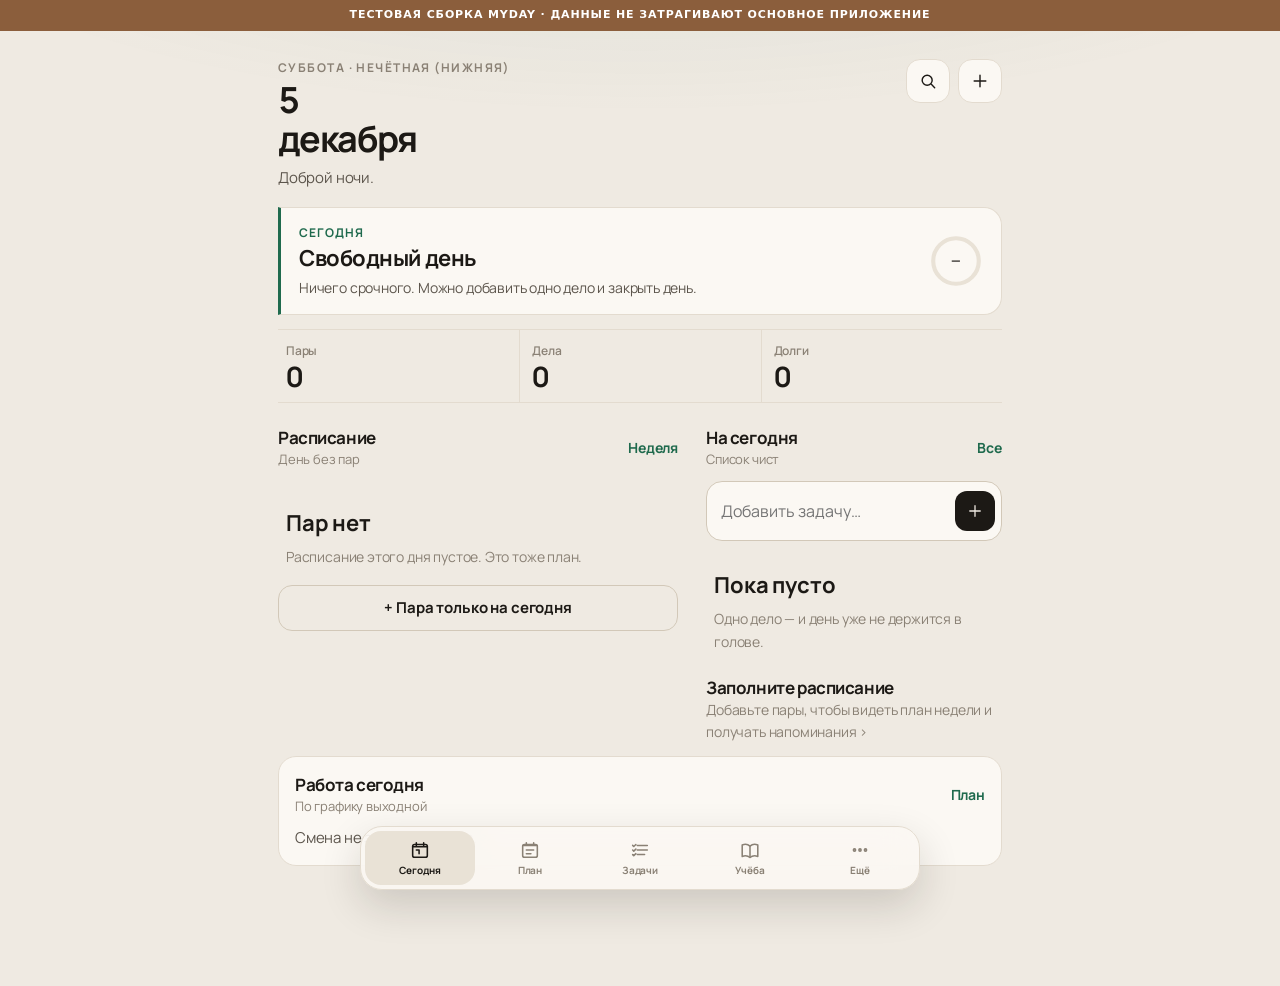
<file: preview/index.html>
<!DOCTYPE html>
<html lang="ru"><head><!-- MYDAY 2.0 atelier: paper, ink, one accent --><meta charset="utf-8">
<meta name="viewport" content="width=device-width, initial-scale=1, viewport-fit=cover">
<meta name="apple-mobile-web-app-capable" content="yes">
<meta name="apple-mobile-web-app-status-bar-style" content="black-translucent">
<meta name="theme-color" content="#efeae2">
<meta name="description" content="MYDAY — расписание, задачи и учёба в одном месте.">
<link rel="manifest" href="./manifest.webmanifest">
<link rel="icon" href="../icon.svg" type="image/svg+xml">
<link rel="apple-touch-icon" href="../icon-180.png">
<title>MYDAY — твой день</title>
<link rel="stylesheet" href="../design-system.css"></head><body>
<div style="position:sticky;top:0;z-index:9999;padding:8px 14px;text-align:center;background:#8b5e3c;color:#fff;font:600 11px/1.35 system-ui;letter-spacing:.08em">ТЕСТОВАЯ СБОРКА MYDAY · ДАННЫЕ НЕ ЗАТРАГИВАЮТ ОСНОВНОЕ ПРИЛОЖЕНИЕ</div>
<div id="app"></div>
<nav id="nav" aria-label="Основная навигация"></nav>
<script src="../backend-config.js"></script>
<script src="https://telegram.org/js/telegram-web-app.js"></script>
<script>window.MYDAY_APPLE_UI_PENDING=true;setTimeout(function(){if(window.MYDAY_APPLE_UI_PENDING){window.MYDAY_APPLE_UI_PENDING=false;if(window.render)window.render();}},3500);</script>
<script>
const DAYS=['Воскресенье','Понедельник','Вторник','Среда','Четверг','Пятница','Суббота'];
const CATS=['Учёба','Личные дела','Покупки','Автомобиль','Работа и проекты','Другое'];
const PR=['Низкий','Средний','Высокий'],ST=['Не начато','В процессе','Выполнено'];
const id=()=>Math.random().toString(36).slice(2,9);
const TY={'Л':'#91ad91','ПЗ':'#cfaa73','ЛЗ':'#75a79a'};
const tyP=l=>{const m=(l.room||'').split(' · ');return m.length>1&&TY[m[0]]?`<span class="pill" style="background:${TY[m[0]]}33;color:${TY[m[0]]}">${m[0]}</span>`:''};
const roomOf=l=>(l.room||'').split(' · ').pop();
const guess=s=>/(^|\s)послезавтра/i.test(s)?addDays(today(),2):/(^|\s)завтра/i.test(s)?addDays(today(),1):/(^|\s)сегодня/i.test(s)?today():'';
function liveHtml(){const n=new Date(),L=lessons(n),m=n.getHours()*60+n.getMinutes(),mm=s=>+s.slice(0,2)*60+ +s.slice(3),cur=L.find(l=>mm(l.s)<=m&&m<mm(l.e));
 if(cur)return `<div class="card hero"><div class="sub">Идёт сейчас · до конца ${mm(cur.e)-m} мин</div><div class="big" style="font-size:20px">${e(cur.subj)}</div><div class="sub">${cur.s}–${cur.e} · ${e(roomOf(cur))}</div><div class="bar" style="margin-top:10px"><i style="width:${(m-mm(cur.s))/(mm(cur.e)-mm(cur.s))*100}%"></i></div></div>`;
 const nx=L.find(l=>mm(l.s)>m);if(!nx)return '';const d=mm(nx.s)-m;
 return `<div class="card"><span class="tag">Следующая пара · через ${d>=60?Math.floor(d/60)+' ч '+d%60+' мин':d+' мин'}</span><div><b>${e(nx.subj)}</b></div><div class="tag">${tyP(nx)}${nx.s}–${nx.e} · ${e(roomOf(nx))}</div></div>`}
const catGuess=s=>{s=s.toLowerCase();return /курсов|лаборатор|конспект|зач[её]т|экзамен|лекци|универ|домашк|реферат/.test(s)?'Учёба':/заправк|масл|шиномонт|шины|мойк|альмер|техосмотр|осаго|автомобил/.test(s)?'Автомобиль':/купить|куплю|магазин|продукт|заказать|аптек/.test(s)?'Покупки':/клиент|проект|заказчик|созвон|встреч|отч[её]т|работ/.test(s)?'Работа и проекты':''};
function capHint(){const v=$('#cq').value.trim(),h=$('#chint');if(!v){h.innerHTML='';return}
 const P=v.split(/;|\s+и\s+|\n/).map(s=>s.trim()).filter(Boolean),n=P.length,d=guess(v),cs=[...new Set(P.map(catGuess).filter(Boolean))],sp=$('#cs').checked;
 h.innerHTML=(d?`<span class="pill">Срок: ${fmt(d)}</span>`:'')+cs.map(c=>`<span class="pill">${c}</span>`).join('')+(n>1&&!sp?`<button class="pill" style="border:0;color:var(--ac)" onclick="$('#cs').checked=true;capHint()">Разбить на ${n}</button>`:'')+(sp&&n>1?`<span class="pill">${n} задачи</span>`:'')}
function dragStart(ev,tid){const h=ev.currentTarget,el=h.closest('.dr'),y0=ev.clientY;h.setPointerCapture(ev.pointerId);el.classList.add('drag');let z=null;
 const mv=e2=>{el.style.transform=`translateY(${e2.clientY-y0}px) scale(1.02)`;z=document.elementsFromPoint(e2.clientX,e2.clientY).find(n=>n.classList&&n.classList.contains('zone'))||null;document.querySelectorAll('.zone').forEach(q=>q.classList.toggle('hot',q==z))};
 const up=()=>{h.removeEventListener('pointermove',mv);h.removeEventListener('pointerup',up);h.removeEventListener('pointercancel',up);if(z){const t=S.tasks.find(x=>x.id==tid);if(t&&t.prio!=+z.dataset.p){t.prio=+z.dataset.p;save()}}render()};
 h.addEventListener('pointermove',mv);h.addEventListener('pointerup',up);h.addEventListener('pointercancel',up)}
let ft=null,cm=0,cdsel=null,sw=null;
function excSet(lid,k,type,o){S.exc=S.exc||[];const a=S.exc.find(z=>z.date==k&&(z.lid==lid||z.id==lid));if(a){if(a.type=='add'){if(type=='cancel')S.exc=S.exc.filter(z=>z!=a);else a.o=o}else{a.type=type;a.o=o}}else S.exc.push({date:k,lid,type,o});save();close_();render()}
const excSave=(l,k)=>excSet(l,k,'mod',{s:$('#x1').value,e:$('#x2').value,room:$('#x3').value,subj:$('#x4').value});
const excCancel=(l,k)=>excSet(l,k,'cancel',{});
function excReset(l,k){S.exc=(S.exc||[]).filter(z=>!(z.date==k&&z.lid==l));save();close_();render()}
function addExtra(k){const i0='x'+id();S.exc=S.exc||[];S.exc.push({date:k,id:i0,type:'add',o:{s:'09:00',e:'10:30',room:'',subj:'Пара'}});save();lessonDay(i0,k)}
function lessonDay(lid,k){const l=lessons(new Date(k+'T12:00')).find(x=>x.id==lid);if(!l)return;sheet(`<h1>${e(l.subj)}</h1><div class="sub">${fmt(k)} · только этот день, сетка не меняется</div><div class="row" style="margin:10px 0"><div class="grow"><label>Начало</label><input id="x1" type="time" value="${l.s}"></div><div class="grow"><label>Конец</label><input id="x2" type="time" value="${l.e}"></div></div><label>Аудитория</label><input id="x3" value="${e(l.room)}"><label>Предмет</label><input id="x4" value="${e(l.subj)}"><button class="btn" style="width:100%;margin-bottom:8px" onclick="excSave('${lid}','${k}')">Сохранить</button><div class="row"><button class="btn r grow" onclick="excCancel('${lid}','${k}')">Отменить пару</button>${l.chg&&!String(lid).startsWith('x')?`<button class="btn g grow" onclick="excReset('${lid}','${k}')">Как в сетке</button>`:''}</div>`)}
function excRows(k){const n=new Date(k+'T12:00'),base=(scheduleBucket('study',wk(n))[n.getDay()]||[]);return (S.exc||[]).filter(z=>z.date==k&&z.type=='cancel').map(z=>{const l=base.find(b=>b.id==z.lid)||{subj:'Пара'};return `<div class="card row" style="padding:9px 14px;opacity:.6"><div class="grow tag" style="text-decoration:line-through">${e(l.subj)}</div><button class="btn g" style="padding:4px 12px" onclick="excReset('${z.lid}','${k}')">Вернуть</button></div>`}).join('')+`<button class="btn g" style="width:100%;margin-top:4px" onclick="addExtra('${k}')">+ Пара только на сегодня</button>`}
function search(){sheet(`<input id="sq" aria-label="Поиск по задачам и заданиям" placeholder="Поиск по задачам и заданиям" oninput="doSearch()"><div id="sr" aria-live="polite"></div>`);setTimeout(()=>$('#sq').focus(),60)}
function doSearch(){const q=$('#sq').value.trim().toLowerCase();if(!q){$('#sr').innerHTML='';return}const R=[...S.tasks.map(t=>({...t,k:'t'})),...S.hw.map(h=>({...h,k:'h',title:subj(h.subj)+': '+h.title}))].filter(x=>(x.title+' '+(x.desc||'')).toLowerCase().includes(q)).slice(0,30);$('#sr').innerHTML=R.length?R.map(x=>`<div class="card" onclick="detail('${x.k}','${x.id}')"><div class="${x.status==2?'t done':''}">${e(x.title)}</div><div class="tag">${x.due?fmt(x.due)+' · ':''}${ST[x.status]}</div></div>`).join(''):'<div class="sub">Ничего не найдено</div>'}
function calView(){const b=new Date();b.setDate(1);b.setMonth(b.getMonth()+cm);const y=b.getFullYear(),m=b.getMonth(),off=(b.getDay()+6)%7,dim=new Date(y,m+1,0).getDate(),all=[...S.tasks,...S.hw].filter(x=>x.due&&x.status!=2),cnt={};all.forEach(x=>cnt[x.due]=(cnt[x.due]||0)+1);(S.events||[]).forEach(z=>cnt[z.date]=(cnt[z.date]||0)+1);let c='';for(let i=0;i<off;i++)c+='<div></div>';for(let d=1;d<=dim;d++){const k=y+'-'+pad(m+1)+'-'+pad(d),n=cnt[k]||0,s=k==cdsel;c+=`<div onclick="cdsel='${k}';render()" style="text-align:center;padding:8px 0;border-radius:12px;${k==today()?'border:1px solid var(--ac);':''}${s?'background:var(--ac);color:#fff;':''}">${d}<div style="height:8px;font-size:8px;color:${s?'#fff':'var(--ac)'}">${'●'.repeat(Math.min(n,3))}</div></div>`}const sel=cdsel?all.filter(x=>x.due==cdsel):[];
 return `<header><button class="btn g" onclick="st=null;render()">‹ Назад</button></header><div class="row" style="justify-content:space-between"><button class="btn g" onclick="cm--;render()">‹</button><b>${b.toLocaleDateString('ru-RU',{month:'long',year:'numeric'})}</b><button class="btn g" onclick="cm++;render()">›</button></div><div class="card" style="margin-top:10px"><div style="display:grid;grid-template-columns:repeat(7,1fr);gap:2px">${['Пн','Вт','Ср','Чт','Пт','Сб','Вс'].map(x=>`<div class="tag" style="text-align:center">${x}</div>`).join('')}${c}</div></div>`+(cdsel?`<h2>${fmt(cdsel)}</h2>`+(sel.length?sel.map(x=>row(x.subj?{...x,k:'h',title:subj(x.subj)+': '+x.title}:x)).join(''):'<div class="sub">Дедлайнов нет</div>')+evRows(cdsel):'')+`<button class="btn g" style="width:100%;margin-top:8px" onclick="evForm()">+ Зачёт / экзамен</button>`}
function weekView(){const all=allOpen();return `<header><button class="btn g" onclick="st=null;render()">‹ Назад</button></header><h1>План недели</h1>`+[...Array(7)].map((_,i)=>addDays(today(),i)).map(k=>{const d=new Date(k+'T12:00'),L=lessons(d),T=all.filter(x=>x.due==k),ld=Math.min(100,L.length*14+T.length*18);return `<div class="card"><div class="row"><b class="grow">${DAYS[d.getDay()]}, ${fmt(k)}</b><span class="tag">${L.length} пар · ${T.length} дел</span></div><div class="bar" style="margin:8px 0"><i style="width:${ld}%;${ld>80?'background:var(--er)':''}"></i></div>${T.slice(0,3).map(x=>`<div class="tag">• ${e(x.title)}</div>`).join('')}</div>`}).join('')}
const tplHtml=()=>(S.tpl||[]).map((t,i)=>`<span style="display:inline-flex;margin:0 6px 6px 0"><button class="btn g" style="padding:6px 12px;border-radius:99px 0 0 99px" onclick="tplUse(${i})">${e(t)}</button><button class="btn g" style="padding:6px 10px;border-radius:0 99px 99px 0;color:var(--er)" onclick="tplDel(${i})">×</button></span>`).join('');
const tplUse=i=>{$('#cq').value=S.tpl[i];capHint()};
function tplAdd(){const v=$('#cq').value.trim();if(!v)return;S.tpl=S.tpl||[];if(!S.tpl.includes(v))S.tpl.push(v);save();$('#tpl').innerHTML=tplHtml()}
function tplDel(i){S.tpl.splice(i,1);save();$('#tpl').innerHTML=tplHtml()}
function stages(i){const h=S.hw.find(y=>y.id==i);['Введение и постановка задач','Теоретическая часть','Расчёты','Графическая часть / чертежи','Оформление и список литературы','Подготовка к защите'].forEach(t=>h.subs.push({t,d:false}));save();detail('h',i);render()}
function fcs(k,i){const x=(k=='t'?S.tasks:S.hw).find(y=>y.id==i);sheet(`<h1>Фокус</h1><div class="sub">${e(x.title)}</div><div class="big" id="fc" style="font-size:56px;text-align:center;margin:18px 0">25:00</div><div class="row"><button class="btn grow" id="fb" onclick="fToggle('${k}','${i}')">Старт</button><button class="btn g" onclick="close_()">Скрыть</button></div><div class="tag" style="margin-top:8px">Всего в фокусе: ${x.mins||0} мин. Таймер идёт, пока приложение открыто.</div>`);fShow()}
function fShow(){const c=$('#fc');if(!c)return;const r=ft?Math.max(0,Math.round((ft.end-Date.now())/1000)):1500;c.textContent=pad(Math.floor(r/60))+':'+pad(r%60);const b=$('#fb');if(b)b.textContent=ft?'Стоп':'Старт'}
function fToggle(k,i){if(ft)fEnd(false);else{ft={end:Date.now()+15e5,k,i,iv:setInterval(()=>{if(Date.now()>=ft.end)fEnd(true);else fShow()},1000)};fShow()}}
function fEnd(done){clearInterval(ft.iv);const x=(ft.k=='t'?S.tasks:S.hw).find(y=>y.id==ft.i),m=done?25:Math.floor((15e5-(ft.end-Date.now()))/6e4);if(x&&m>0){x.mins=(x.mins||0)+m;(S.focus=S.focus||[]).push({d:today(),m});save()}ft=null;fShow();if(done)notify('Фокус завершён','25 минут прошло — делайте перерыв 5 минут')}
function rem(h,a){const txt=a.slice(0,4).map(x=>x.title).join('\n');if(!notify(h,txt)&&!$('#ov'))sheet(`<h1>${h}</h1><p style="white-space:pre-line">${e(txt)}</p><button class="btn" onclick="close_()">Ок</button>`)}
document.addEventListener('touchstart',ev=>{const c=ev.target.closest&&ev.target.closest('.card[data-id]');if(!c||ev.target.closest('.hd,.chk'))return;const t=ev.touches[0];sw={c,x:t.clientX,y:t.clientY,dx:0,lock:0}},{passive:true});
document.addEventListener('touchmove',ev=>{if(!sw)return;const t=ev.touches[0],dx=t.clientX-sw.x,dy=t.clientY-sw.y;if(!sw.lock){if(Math.abs(dy)>10){sw=null;return}if(Math.abs(dx)>10)sw.lock=1}if(sw.lock){sw.dx=dx;sw.c.style.transition='none';sw.c.style.transform=`translateX(${dx}px)`;sw.c.style.background=dx>0?'color-mix(in srgb,var(--ok) 28%,var(--card))':'color-mix(in srgb,var(--ac) 28%,var(--card))'}},{passive:true});
document.addEventListener('touchend',()=>{if(!sw)return;const {c,dx}=sw;sw=null;c.style.transition='transform .2s';if(Math.abs(dx)>90){const k=c.dataset.k,x=(k=='t'?S.tasks:S.hw).find(y=>y.id==c.dataset.id);if(!x){render();return}if(dx>0){if(x.status!=2){finish(k,x);save();c.classList.add('out');toast('Выполнено',()=>tog(k,x.id));setTimeout(render,300)}else render()}else{const od=x.due;x.due=addDays(today(),1);if(k=='h')x.needDue=0;save();render();toast('Перенесено на завтра',()=>{x.due=od;save();render()})}}else{c.style.transform='';c.style.background=''}});
const AC=[['#315d49','#244b39'],['#466c7d','#31546b'],['#b56b52','#98513d'],['#a17b3d','#80602d'],['#85708e','#6b5876']];
let tt,sd0=null;
function toast(m,undo){const o=$('#toast');if(o)o.remove();clearTimeout(tt);const d=document.createElement('div');d.id='toast';d.className='toast';d.setAttribute('role','status');d.setAttribute('aria-live','polite');d.setAttribute('aria-atomic','true');d.innerHTML=`<span>${e(m)}</span>${undo?'<button class="toast-undo" type="button">Отменить</button>':''}`;if(undo)d.querySelector('button').onclick=()=>{undo();d.remove()};document.body.appendChild(d);tt=setTimeout(()=>d.remove(),4500)}
function restoreBak(){const b=localStorage.getItem(localStoreKey+':session-bak')||localStorage.getItem('myday2_bak');if(!b)return alert('Автокопии пока нет');if(!confirm('Вернуть данные на момент начала последнего сеанса?'))return;try{S=JSON.parse(b);save();render()}catch(_){alert('Копия повреждена')}}
const evRows=k=>(S.events||[]).map((z,i)=>({z,i})).filter(o=>o.z.date==k).map(o=>`<div class="card row"><span class="pill" style="background:var(--ac);color:#fff">${e(o.z.type)}</span><div class="grow">${e(o.z.title)}</div><button class="chk" style="border:0;color:var(--er)" onclick="evDel(${o.i})">×</button></div>`).join('');
function evForm(){sheet(`<h1>Зачёт / экзамен</h1><label>Название</label><input id="v1" list="sl2" placeholder="Предмет"><datalist id="sl2">${S.subjects.map(s=>`<option value="${e(s.name)}">`).join('')}</datalist><label>Тип</label><select id="v2"><option>Экзамен</option><option>Зачёт</option><option>Консультация</option><option>Сдача работы</option></select><label>Дата</label><input id="v3" type="date" value="${cdsel||today()}"><button class="btn" style="width:100%" onclick="evSave()">Сохранить</button>`)}
function evSave(){const t=$('#v1').value.trim(),d=$('#v3').value;if(!t){fieldError($('#v1'),'Введите название события');return}if(!d){fieldError($('#v3'),'Укажите дату события');return}(S.events=S.events||[]).push({id:id(),title:t,type:$('#v2').value,date:d});save();close_();render()}
function evDel(i){if(!confirm('Удалить событие?'))return;S.events.splice(i,1);save();render()}
function evSoon(){const t=today(),a=(S.events||[]).filter(z=>z.date>=t&&z.date<=addDays(t,21)).sort((x,y)=>x.date.localeCompare(y.date));return a.length?`<h2>Скоро</h2>`+a.map(z=>{const n=Math.round((new Date(z.date+'T12:00')-new Date(t+'T12:00'))/864e5);return `<div class="card row"><span class="pill" style="background:var(--ac);color:#fff">${e(z.type)}</span><div class="grow">${e(z.title)}</div><span class="tag">${n==0?'сегодня':n==1?'завтра':'через '+n+' дн.'}</span></div>`}).join(''):''}
document.addEventListener('touchstart',ev=>{const s=ev.target.closest&&ev.target.closest('.sheet');if(!s||ev.target.closest('input,textarea,select,button'))return;const t=ev.touches[0];if(t.clientY-s.getBoundingClientRect().top<56&&s.scrollTop==0)sd0={s,y:t.clientY,d:0}},{passive:true});
document.addEventListener('touchmove',ev=>{if(!sd0)return;const d=ev.touches[0].clientY-sd0.y;if(d>0){sd0.d=d;sd0.s.style.transition='none';sd0.s.style.transform=`translateY(${d}px)`}},{passive:true});
document.addEventListener('touchend',()=>{if(!sd0)return;const {s,d}=sd0;sd0=null;if(d>110)close_();else{s.style.transition='transform .2s';s.style.transform=''}});
const NI={today:'<circle cx="12" cy="12" r="8"/><path d="M12 8v4l3 2"/>',sched:'<rect x="4" y="5" width="16" height="15" rx="3"/><path d="M4 10h16M9 3v4M15 3v4"/>',tasks:'<circle cx="12" cy="12" r="8"/><path d="M8.5 12.5l2.5 2.5 4.5-5"/>',study:'<path d="M4 6c3-1 6-1 8 1 2-2 5-2 8-1v12c-3-1-6-1-8 1-2-2-5-2-8-1z"/>',more:'<circle cx="6" cy="12" r="1.4"/><circle cx="12" cy="12" r="1.4"/><circle cx="18" cy="12" r="1.4"/>'};
const dch=i=>`<div class="chips">${[['Сегодня',0],['Завтра',1],['+ неделя',7]].map(a=>`<button onclick="$('#${i}').value=addDays(today(),${a[1]})">${a[0]}</button>`).join('')}<button onclick="$('#${i}').value=''">Без срока</button></div>`;
function tm(){const d=new Date();d.setDate(d.getDate()+1);const L=lessons(d);
 if(!Object.values(scheduleBucket('study','odd')).flat().length&&!Object.values(scheduleBucket('study','even')).flat().length)return `<section class="today-mini" onclick="go('sched')"><h2>Заполните расписание</h2><span class="sub">Добавьте пары, чтобы видеть план недели и получать напоминания ›</span></section>`;
 const up=allOpen().filter(x=>x.due>today()&&x.due<=addDays(today(),3)).sort((a,b)=>a.due.localeCompare(b.due)),bk=(!S.lastExport||Date.now()-S.lastExport>12096e5)&&(S.tasks.length+S.hw.length)?`<div class="card backup-card" role="note" onclick="go('more')"><b>Сделайте резервную копию</b><div class="tag">Данные хранятся только на этом устройстве · открыть настройки ›</div></div>`:'';return bk+evSoon()+(up.length?`<section class="today-mini"><h2>Ближайшие дедлайны</h2>${up.slice(0,3).map(row).join('')}</section>`:'')}
function snz(k,i){const x=(k=='t'?S.tasks:S.hw).find(y=>y.id==i);x.due=addDays(today(),1);if(k=='h')x.needDue=0;save();close_();render()}
function bulkForm(t){sheet(`<h1>Быстрый ввод · ${DAYS[sd]}</h1><div class="sub">Одна пара в строке:<br>09:00-10:30 Теплотехника, 214, Иванов И.И.<br>Аудитория и преподаватель — по желанию.</div><textarea id="bk" style="height:180px"></textarea><button class="btn" style="width:100%" onclick="saveBulk('${t}')">Добавить</button>`)}
function saveBulk(t){const bucket=scheduleBucket(schedSpace,t),a=(bucket[sd]=bucket[sd]||[]),bad=[];$('#bk').value.split('\n').forEach(l=>{l=l.trim();if(!l)return;const m=l.match(/^(\d{1,2})[:.](\d{2})\s*[-–—]\s*(\d{1,2})[:.](\d{2})\s+(.+)$/);if(!m||+m[1]>23||+m[3]>23||+m[2]>59||+m[4]>59){bad.push(l);return}const s=pad(+m[1])+':'+m[2],f=pad(+m[3])+':'+m[4];if(f<=s){bad.push(l);return}const p=m[5].split(',').map(x=>x.trim());a.push({id:id(),subj:p[0],s,e:f,room:p[1]||'',teacher:p[2]||''})});save();close_();render();if(bad.length)alert('Не распознано:\n'+bad.join('\n'))}
function copyForm(t){if(schedSpace!=='study')return;const o=t=='odd'?'even':'odd',n=o=='odd'?'нечётную':'чётную';sheet(`<h1>Копировать</h1><button class="btn g" style="width:100%;margin-bottom:8px" onclick="copyDay('${t}','${o}',0)">${DAYS[sd]} → на ${n} неделю</button><button class="btn g" style="width:100%" onclick="copyDay('${t}','${o}',1)">Всю неделю → на ${n}</button>`)}
function copyDay(t,o,all){if(!confirm('Заменить занятия в целевой неделе?'))return;const from=scheduleBucket('study',t),to=scheduleBucket('study',o);(all?[1,2,3,4,5,6]:[sd]).forEach(d=>{to[d]=JSON.parse(JSON.stringify(from[d]||[])).map(l=>({...l,id:id()}))});save();close_();st=o;render()}
const e=s=>String(s??'').replace(/[&<>"]/g,c=>({'&':'&amp;','<':'&lt;','>':'&gt;','"':'&quot;'}[c]));
const pad=n=>String(n).padStart(2,'0');
const ds=d=>d.getFullYear()+'-'+pad(d.getMonth()+1)+'-'+pad(d.getDate());
const today=()=>ds(new Date());
const addDays=(s,n)=>{const d=new Date(s+'T12:00');d.setDate(d.getDate()+n);return ds(d)};
const fmt=s=>s?new Date(s+'T12:00').toLocaleDateString('ru-RU',{day:'numeric',month:'short'}):'';
function isoWeek(d){d=new Date(Date.UTC(d.getFullYear(),d.getMonth(),d.getDate()));const n=d.getUTCDay()||7;d.setUTCDate(d.getUTCDate()+4-n);const y=new Date(Date.UTC(d.getUTCFullYear(),0,1));return Math.ceil(((d-y)/864e5+1)/7)}
const subjNames=['Основы взаимозаменяемости и технические изменения','Сельскохозяйственные машины','Тракторы и автомобили','Детали машин, основы конструирования и ПТМ','Теоретические основы подготовки трактористов-машинистов','Теплотехника','Повышение надежности сельскохозяйственных машин','Техническое оборудование для переработки сельскохозяйственной продукции','Электротехника и электроника','Машины и оборудование в животноводстве'];
function seed(){
 return {v:2,settings:{theme:'auto',morning:'07:30',shift:0,notif:true,hwDelay:60,notifications:{study:true,work:true,personal:true}},
 sched:{odd:{},even:{},work:{},fixed:{},cycle:{},dates:{}},
 scheduleConfig:{studyMode:'alternating',cycleWeeks:2,cycleAnchor:'',selectedDate:''},
 workConfig:{mode:'weekly',pattern:['work','work','off','off'],anchorDate:'',start:'09:00',end:'18:00',title:'Рабочая смена',exceptions:{}},
 habits:[],tasks:[],inbox:[],fired:{},done:[],
 uni:{name:'',url:'',login:'',notes:'',links:'',teachers:''},subjects:[],hw:[],exc:[],events:[]};
}
function normalizeProfile(data){
 const base=seed(),d=data&&typeof data==='object'&&!Array.isArray(data)?data:{};
 return {...base,...d,
  settings:{...base.settings,...(d.settings&&typeof d.settings==='object'?d.settings:{})},
  uni:{...base.uni,...(d.uni&&typeof d.uni==='object'?d.uni:{})},
  sched:{odd:d.sched&&d.sched.odd&&typeof d.sched.odd==='object'?d.sched.odd:{},even:d.sched&&d.sched.even&&typeof d.sched.even==='object'?d.sched.even:{},work:d.sched&&d.sched.work&&typeof d.sched.work==='object'?d.sched.work:{},fixed:d.sched&&d.sched.fixed&&typeof d.sched.fixed==='object'?d.sched.fixed:{},cycle:d.sched&&d.sched.cycle&&typeof d.sched.cycle==='object'?d.sched.cycle:{},dates:d.sched&&d.sched.dates&&typeof d.sched.dates==='object'?d.sched.dates:{}},
  scheduleConfig:{...base.scheduleConfig,...(d.scheduleConfig&&typeof d.scheduleConfig==='object'?d.scheduleConfig:{})},
  workConfig:{...base.workConfig,...(d.workConfig&&typeof d.workConfig==='object'?d.workConfig:{})},
  habits:Array.isArray(d.habits)?d.habits:[],
  tasks:Array.isArray(d.tasks)?d.tasks.map(t=>({...t,space:t.space||(t.cat==='Работа и проекты'?'work':t.cat==='Учёба'?'study':'personal')})):[],inbox:Array.isArray(d.inbox)?d.inbox:[],
  fired:d.fired&&typeof d.fired==='object'&&!Array.isArray(d.fired)?d.fired:{},
  done:Array.isArray(d.done)?d.done:[],subjects:Array.isArray(d.subjects)?d.subjects:[],
  hw:Array.isArray(d.hw)?d.hw:[],exc:Array.isArray(d.exc)?d.exc:[],events:Array.isArray(d.events)?d.events:[]
 };
}
const tgApp=window.Telegram&&window.Telegram.WebApp;
try{tgApp&&tgApp.ready();tgApp&&tgApp.expand()}catch(_){}
const tgInitData=tgApp&&tgApp.initData||'';
const tgUserId=tgApp&&tgApp.initDataUnsafe&&tgApp.initDataUnsafe.user&&String(tgApp.initDataUnsafe.user.id)||'';
const isPreview=location.pathname.indexOf('/preview/')>=0;
const localStoreKey=isPreview?(tgUserId?'myday2:test-preview:user:'+tgUserId:'myday2:test-preview'):(tgUserId?'myday2:user:'+tgUserId:'myday2');
const legacyStore=isPreview?null:(tgUserId?localStorage.getItem('myday2'):null);
const hadLocalProfile=!!localStorage.getItem(localStoreKey);
let S;try{S=JSON.parse(localStorage.getItem(localStoreKey))}catch(_){}
if(!S||!S.settings)S=seed();
let mem=false,cloudReady=false,cloudSyncTimer=null,cloudSyncing=false,cloudDirty=false;
const cloudCfg=window.MYDAY_CONFIG||{};
const cloudConfigured=!isPreview&&!!(cloudCfg.supabaseUrl&&cloudCfg.supabaseAnonKey&&cloudCfg.edgeFunctionName);
const cloudBaseKey=tgUserId?'myday2:sync-base:'+tgUserId:'';
const cloudRevisionKey=tgUserId?'myday2:sync-revision:'+tgUserId:'';
const cloudConflictKey=tgUserId?'myday2:sync-conflict:'+tgUserId:'';
let cloudStatus=isPreview?'Тестовый режим: данные изолированы и сохраняются только на этом устройстве':(cloudConfigured?(tgInitData?'Подключение к облаку…':'Откройте MYDAY через Telegram'):'Облачная синхронизация пока не настроена');
let cloudRevision=0,cloudRemoteData=null,cloudConflict=false,localMutationCounter=0,cloudConflictBackupAvailable=!!(cloudConflictKey&&localStorage.getItem(cloudConflictKey)),cloudConflictBackupPersisted=cloudConflictBackupAvailable,cloudConflictBackupDownloaded=false,cloudConflictLocalData=null;
function updateCloudStatus(){const el=document.querySelector("[data-cloud-status]");if(el)el.textContent=cloudStatus}
function cloudEndpoint(){const u=cloudCfg.supabaseUrl;return (u.endsWith('/')?u.slice(0,-1):u)+'/functions/v1/'+cloudCfg.edgeFunctionName}
async function cloudRequest(action,data,expectedRevision){
 if(!cloudConfigured||!tgInitData||!tgUserId)throw new Error(!tgInitData||!tgUserId?'Откройте приложение через меню Telegram':'Синхронизация не настроена');
 const payload={action,initData:tgInitData};
 if(data!==undefined)payload.data=data;
 if(expectedRevision!==undefined)payload.expectedRevision=expectedRevision;
 const controller=new AbortController(),timeout=setTimeout(()=>controller.abort(),12000);
 let r;try{r=await fetch(cloudEndpoint(),{method:'POST',headers:{'Content-Type':'application/json','apikey':cloudCfg.supabaseAnonKey},body:JSON.stringify(payload),signal:controller.signal})}finally{clearTimeout(timeout)}
 const j=await r.json().catch(()=>({}));
 if(r.status===409&&j.conflict)return j;
 if(!r.ok||j.error)throw new Error(j.error||('Ошибка синхронизации: '+r.status));
 return j;
}
function setCloudConflict(remote,revision){
 cloudConflictLocalData=JSON.stringify(S);cloudConflictBackupPersisted=false;cloudConflictBackupDownloaded=false;
 try{localStorage.setItem(cloudConflictKey,cloudConflictLocalData);cloudConflictBackupPersisted=true}catch(_){}
 cloudConflictBackupAvailable=true;
 cloudRemoteData=remote;cloudRevision=Number(revision)||0;cloudConflict=true;cloudDirty=false;
 cloudStatus='Изменения отличаются от облачной версии. Локальная копия сохранена: выберите, какую версию оставить.';
}
async function snapshotHash(snapshot){
 const digest=await crypto.subtle.digest('SHA-256',new TextEncoder().encode(snapshot));
 return Array.from(new Uint8Array(digest),b=>b.toString(16).padStart(2,'0')).join('');
}
async function setCloudBase(snapshot,revision){
 try{localStorage.setItem(cloudBaseKey,await snapshotHash(snapshot));localStorage.setItem(cloudRevisionKey,String(revision))}catch(err){console.warn('MYDAY sync metadata:',err)}
}
async function cloudPush(){
 if(!cloudReady||!cloudConfigured||!tgInitData||cloudConflict)return false;
 const snapshot=JSON.stringify(S);
 try{
  const result=await cloudRequest('save',JSON.parse(snapshot),cloudRevision);
  if(result.conflict){setCloudConflict(result.data,result.revision);render();return false}
  cloudRevision=Number(result.revision)||cloudRevision+1;
  await setCloudBase(snapshot,cloudRevision);
  if(JSON.stringify(S)===snapshot){cloudDirty=false;cloudStatus='Синхронизация включена'}
  else{cloudDirty=true;cloudStatus='Сохраняю последние изменения…'}
  updateCloudStatus();return true;
 }catch(err){console.warn('MYDAY cloud save:',err);cloudDirty=true;cloudStatus='Ошибка синхронизации: '+err.message;updateCloudStatus();return false}
}
function queueCloudSave(delay=900){
 if(!cloudReady||!cloudConfigured||!tgInitData||cloudConflict)return;
 cloudDirty=true;clearTimeout(cloudSyncTimer);
 cloudSyncTimer=setTimeout(()=>{if(!cloudSyncing&&!cloudConflict){cloudSyncing=true;cloudPush().finally(()=>{cloudSyncing=false;if(cloudDirty&&!cloudConflict)queueCloudSave(5000)})}},delay);
}
async function cloudPull(){
 if(!cloudReady||!cloudConfigured||!tgInitData||cloudDirty||cloudSyncing||cloudConflict)return false;
 if(document.querySelector('.sheet')||(document.activeElement&&/^(INPUT|TEXTAREA|SELECT)$/.test(document.activeElement.tagName)))return false;
 try{
  const result=await cloudRequest('load');
  if(cloudDirty||cloudSyncing||cloudConflict)return false;
  const remoteRevision=Number(result.revision)||0;
  if(remoteRevision<=cloudRevision)return true;
  if(result.data){
   const localSnapshot=JSON.stringify(S),remoteSnapshot=JSON.stringify(result.data);
   let lastSyncedHash='';try{lastSyncedHash=localStorage.getItem(cloudBaseKey)||''}catch(_){}
   const localHash=await snapshotHash(localSnapshot),remoteHash=await snapshotHash(remoteSnapshot);
   const knownRevision=Number(localStorage.getItem(cloudRevisionKey)||0);
   if(localHash!==lastSyncedHash&&localHash!==remoteHash){
    if(knownRevision!==remoteRevision){
     setCloudConflict(result.data,remoteRevision);render();return false;
    }
    cloudRevision=remoteRevision;cloudDirty=true;await cloudPush();render();return false;
   }
   S=normalizeProfile(result.data);
   localStorage.setItem(localStoreKey,JSON.stringify(S));cloudRevision=remoteRevision;await setCloudBase(JSON.stringify(S),cloudRevision);
   cloudStatus='Синхронизация включена';render();
  }
  return true;
 }catch(err){cloudStatus='Ошибка синхронизации: '+err.message;console.warn('MYDAY cloud load:',err);updateCloudStatus();return false}
}
function downloadCloudConflict(){
 let raw='';try{raw=localStorage.getItem(cloudConflictKey)||cloudConflictLocalData||JSON.stringify(S,null,2)}catch(_){raw=cloudConflictLocalData||JSON.stringify(S,null,2)}
 cloudConflictBackupDownloaded=true;
 const blob=new Blob([raw],{type:'application/json'}),url=URL.createObjectURL(blob),a=document.createElement('a');
 a.href=url;a.download='myday-local-conflict-'+today()+'.json';document.body.appendChild(a);a.click();a.remove();setTimeout(()=>URL.revokeObjectURL(url),1000);
}
async function keepLocalVersion(){
 if(!cloudConflict)return;
 if(!confirm('Заменить облачную версию текущими данными этого устройства? Локальная копия конфликта останется в резервной копии.'))return;
 cloudConflict=false;cloudRemoteData=null;cloudReady=true;cloudDirty=true;cloudStatus='Сохраняю вашу версию в облако…';render();
 await cloudPush();
}
async function acceptCloudRemote(){
 if(!cloudConflict||!cloudRemoteData)return;
 if(!cloudConflictBackupPersisted&&!cloudConflictBackupDownloaded){alert('Сначала скачайте локальную копию, затем загружайте облачную версию.');return}
 S=normalizeProfile(cloudRemoteData);
 localStorage.setItem(localStoreKey,JSON.stringify(S));try{localStorage.removeItem(cloudConflictKey)}catch(_){}
 cloudConflict=false;cloudDirty=false;cloudRemoteData=null;await setCloudBase(JSON.stringify(S),cloudRevision);
 cloudStatus='Облачная версия загружена. Локальная копия скачивается отдельно через кнопку резервной копии.';
 render();
}
async function retryCloud(){if(!tgInitData){cloudStatus='Откройте MYDAY через меню Telegram';render();return}cloudStatus='Проверяю подключение…';render();await initCloud()}
async function importLegacyData(){
 let old;try{old=JSON.parse(legacyStore)}catch(_){}
 if(!old||!old.settings){close_();return}
 S=normalizeProfile(old);
 localStorage.setItem(localStoreKey,JSON.stringify(S));localStorage.setItem('myday2:imported:'+tgUserId,'1');cloudReady=true;cloudDirty=true;
 const ok=await cloudPush();
 if(ok){cloudRemoteData=null;cloudStatus='Старые данные перенесены в ваш Telegram-профиль'}
 else if(!cloudConflict)cloudStatus='Данные сохранены на устройстве; синхронизация повторится позже';
 close_();render();
}
async function skipLegacyImport(){
 localStorage.setItem('myday2:import-skipped:'+tgUserId,'1');
 if(cloudRemoteData&&!cloudConflict){
  S=normalizeProfile(cloudRemoteData);S.subjects=S.subjects||[];S.hw=S.hw||[];S.sched=S.sched||{odd:{},even:{},work:{}};S.sched.odd=S.sched.odd||{};S.sched.even=S.sched.even||{};S.sched.work=S.sched.work||{};
  localStorage.setItem(localStoreKey,JSON.stringify(S));cloudReady=true;cloudDirty=false;await setCloudBase(JSON.stringify(S),cloudRevision);
  cloudRemoteData=null;cloudStatus='Облачный профиль загружен';close_();render();return;
 }
 cloudReady=true;cloudStatus='Личный профиль создан';save();close_();render();
}
async function initCloud(){
 const mutationAtStart=localMutationCounter;
 if(!tgInitData||!tgUserId){render();return}
 if(!cloudConfigured){if(legacyStore&&!localStorage.getItem('myday2:import-skipped:'+tgUserId)){sheet('<h1>Перенести старые данные?</h1><p class="sub">На устройстве найдены ранее сохранённые расписание, предметы и задания. Перенести их в личный профиль этого Telegram-аккаунта? Исходная копия останется на устройстве.</p><div class="row"><button class="btn g grow" onclick="skipLegacyImport()">Начать с нуля</button><button class="btn grow" onclick="importLegacyData()">Перенести</button></div>')}else render();return}
 try{
  const result=await cloudRequest('load');
  cloudRevision=Number(result.revision)||0;
  if(localMutationCounter>mutationAtStart){cloudReady=true;cloudDirty=true;await cloudPush();render();return}
  if(result.data){
   if(!hadLocalProfile&&legacyStore&&!localStorage.getItem('myday2:imported:'+tgUserId)&&!localStorage.getItem('myday2:import-skipped:'+tgUserId)){
    let legacySnapshot='';try{const old=JSON.parse(legacyStore);if(old&&old.settings)legacySnapshot=JSON.stringify(old)}catch(_){}
    const remoteSnapshotForLegacy=JSON.stringify(result.data);
    if(legacySnapshot&&legacySnapshot!==remoteSnapshotForLegacy){
     cloudRemoteData=result.data;cloudReady=true;
     sheet('<h1>Найдены две версии данных</h1><p class="sub">На этом устройстве есть старое расписание и задания, а в облаке уже есть профиль. Можно перенести старые данные поверх облачного профиля или оставить облачную версию. Исходная копия останется на устройстве.</p><div class="row"><button class="btn g grow" onclick="skipLegacyImport()">Оставить облачную</button><button class="btn grow" onclick="importLegacyData()">Перенести старые</button></div>');
     return;
    }
    localStorage.setItem('myday2:imported:'+tgUserId,'1');
   }
   const remoteSnapshot=JSON.stringify(result.data),localSnapshot=JSON.stringify(S);
   let lastSyncedHash='';try{lastSyncedHash=localStorage.getItem(cloudBaseKey)||''}catch(_){}
   const localHash=await snapshotHash(localSnapshot),remoteHash=await snapshotHash(remoteSnapshot);
   const knownRevision=Number(localStorage.getItem(cloudRevisionKey)||0);
   if(hadLocalProfile&&localSnapshot!==remoteSnapshot&&localHash!==lastSyncedHash&&knownRevision!==cloudRevision){
    setCloudConflict(result.data,cloudRevision);cloudReady=true;render();return;
   }
   if(hadLocalProfile&&localSnapshot!==remoteSnapshot&&localHash!==lastSyncedHash&&knownRevision===cloudRevision){
    cloudReady=true;cloudDirty=true;await cloudPush();render();return;
   }
   S=normalizeProfile(result.data);S.subjects=S.subjects||[];S.hw=S.hw||[];S.sched=S.sched||{odd:{},even:{}};S.sched.odd=S.sched.odd||{};S.sched.even=S.sched.even||{};
   localStorage.setItem(localStoreKey,JSON.stringify(S));await setCloudBase(remoteSnapshot,cloudRevision);
   cloudReady=true;cloudStatus='Синхронизация включена';render();return;
  }
  if(legacyStore&&!localStorage.getItem('myday2:imported:'+tgUserId)&&!localStorage.getItem('myday2:import-skipped:'+tgUserId)){
   sheet('<h1>Перенести старые данные?</h1><p class="sub">На устройстве найдены ранее сохранённые расписание, предметы и задания. Перенести их в ваш Telegram-профиль? Исходная копия останется на устройстве.</p><div class="row"><button class="btn g grow" onclick="skipLegacyImport()">Начать с нуля</button><button class="btn grow" onclick="importLegacyData()">Перенести</button></div>');
   return;
  }
  cloudReady=true;cloudDirty=true;await cloudPush();render();
 }catch(err){cloudStatus='Ошибка подключения: '+err.message;console.error(err);render()}
}
function save(){try{localMutationCounter++;if(!window._bk){const previous=localStorage.getItem(localStoreKey);if(previous&&previous.length<350000&&!localStorage.getItem(localStoreKey+':session-bak')){try{localStorage.setItem(localStoreKey+':session-bak',previous)}catch(_){}}window._bk=1}localStorage.setItem(localStoreKey,JSON.stringify(S));queueCloudSave();return true}catch(x){if(!mem){mem=true;alert('Не удалось сохранить данные (память браузера недоступна или заполнена). Сделайте экспорт в разделе «Ещё».')}return false}}
const weekStartKey=(d=new Date())=>{const x=new Date(d);x.setHours(12,0,0,0);x.setDate(x.getDate()-((x.getDay()+6)%7));return ds(x)};
const wk=(d=new Date())=>{const anchor=S.settings.weekAnchor||weekStartKey(new Date()),base=S.settings.weekAnchorType||(((isoWeek(new Date())+(S.settings.shift||0))%2)==1?'odd':'even');const a=anchor.split('-').map(Number),b=weekStartKey(d).split('-').map(Number),weeks=Math.floor((Date.UTC(b[0],b[1]-1,b[2])-Date.UTC(a[0],a[1]-1,a[2]))/604800000);return ((base=='odd'?0:1)+weeks%2+2)%2==0?'odd':'even'};
function setWeekType(type){if(type!='odd'&&type!='even')return;S.settings.weekAnchor=weekStartKey();S.settings.weekAnchorType=type;S.settings.shift=0;save();render()}
const wkName=t=>t=='odd'?'нечётная (нижняя)':'чётная (верхняя)';
function cycleIndexForDate(d){const cfg=S.scheduleConfig||{},anchor=cfg.cycleAnchor||S.settings.weekAnchor||weekStartKey(d),a=new Date(anchor+'T12:00:00'),b=new Date(weekStartKey(d)+'T12:00:00'),weeks=Math.floor((b-a)/604800000),n=Math.max(2,Math.min(4,Number(cfg.cycleWeeks)||2));return ((weeks%n)+n)%n}
function scheduleBucket(space='study',week=wk()){
 if(space==='work'){S.sched.work=S.sched.work||{};return S.sched.work}
 S.sched.fixed=S.sched.fixed||{};S.sched.cycle=S.sched.cycle||{};S.sched.dates=S.sched.dates||{};
 if(typeof week==='string'&&week.startsWith('date:'))return S.sched.dates[week.slice(5)]||(S.sched.dates[week.slice(5)]={});
 if(week==='fixed')return S.sched.fixed;
 if(typeof week==='string'&&week.startsWith('cycle:')){const i=Number(week.slice(6))||0;return S.sched.cycle[i]||(S.sched.cycle[i]={})}
 const mode=(S.scheduleConfig&&S.scheduleConfig.studyMode)||'alternating';
 if(mode==='fixed')return S.sched.fixed;
 if(mode==='cycle'){const i=cycleIndexForDate(new Date((S.scheduleConfig.selectedDate||today())+'T12:00:00'));return S.sched.cycle[i]||(S.sched.cycle[i]={})}
 if(mode==='dates'){const k=S.scheduleConfig.selectedDate||today();return S.sched.dates[k]||(S.sched.dates[k]={})}
 const key=(week==='odd'||week==='even')?week:wk();return S.sched[key]||(S.sched[key]={});
}
function lessons(d=new Date(),t=wk(d)){
 const k=ds(d),day=d.getDay(),X=S.exc||[],mode=(S.scheduleConfig&&S.scheduleConfig.studyMode)||'alternating';let base=[];
 if(mode==='fixed')base=(S.sched.fixed&&S.sched.fixed[day]||[]).slice();
 else if(mode==='cycle'){const i=cycleIndexForDate(d);base=((S.sched.cycle||{})[i]||{})[day]||[];base=base.slice()}
 else if(mode==='dates'){const specific=(S.sched.dates||{})[k];base=(specific&&specific[day]||[]).slice()}
 else if(mode==='hybrid'){base=[...((S.sched.fixed||{})[day]||[]),...((S.sched[t]||{})[day]||[])].map(x=>({...x}))}
 else base=((S.sched[t]||{})[day]||[]).slice();
 let L=base.map(l=>{const z=X.find(z=>z.date==k&&z.lid==l.id);return z?(z.type==='cancel'?null:{...l,...z.o,chg:1}):l}).filter(Boolean);
 L=L.concat(X.filter(z=>z.date==k&&z.type==='add').map(z=>({id:z.id,...z.o,chg:1})));return L.sort((a,b)=>a.s.localeCompare(b.s));
}
const subj=i=>(S.subjects.find(s=>s.id==i)||{}).name||'—';
const ruCount=(n,one,few,many)=>`${n} ${n%100>=11&&n%100<=14?many:n%10==1?one:n%10>=2&&n%10<=4?few:many}`;
let tab='today',tf={cat:'',show:'open'},taskSpace='study',schedSpace='study',sd=new Date().getDay()||1,st=null,openSubj=null,studyFilter='open',moreOpen=new Set(['appearance']);

function resolvedTheme(){const mode=S.settings.theme||'dark';if(mode!=='auto')return mode;const tgScheme=tgApp&&tgApp.colorScheme;if(tgScheme==='light'||tgScheme==='dark')return tgScheme;return matchMedia('(prefers-color-scheme: light)').matches?'light':'dark'}
function setTheme(mode){if(!['dark','light','auto'].includes(mode))return;S.settings.theme=mode;save();render()}
function render(){
 if(window.MYDAY_APPLE_UI_PENDING)return;
 const th=resolvedTheme(),root=document.documentElement;root.dataset.theme=th;
 const ai=S.settings.accent||0,rs=root.style,accent=AC[ai]||AC[0];
 rs.setProperty('--accent',accent[0]);rs.setProperty('--accent-2',accent[1]);rs.setProperty('--ac',accent[0]);rs.setProperty('--ac2',accent[1]);rs.setProperty('--accent-soft',`color-mix(in srgb,${accent[0]} 12%,var(--surface))`);rs.setProperty('--accent-ink','#fffdf7');
 const pageColor=th==='light'?'#f4f2ec':'#151c18',meta=document.querySelector('meta[name="theme-color"]');if(meta)meta.content=pageColor;
 try{tgApp&&tgApp.setHeaderColor&&tgApp.setHeaderColor(pageColor);tgApp&&tgApp.setBackgroundColor&&tgApp.setBackgroundColor(pageColor);tgApp&&tgApp.setBottomBarColor&&tgApp.setBottomBarColor(pageColor)}catch(_){}
 const T=[['today','today','День'],['sched','sched','План'],['tasks','tasks','Задачи'],['study','study','Учёба'],['more','more','Ещё']];
 const icons={today:'<path d="M12 3v2m0 14v2M3 12h2m14 0h2M5.6 5.6 7 7m10 10 1.4 1.4m0-12.8L17 7M7 17l-1.4 1.4"/><circle cx="12" cy="12" r="4"/>',sched:'<rect x="3.5" y="5" width="17" height="16" rx="2.5"/><path d="M7 3v4m10-4v4M4 10h16M8 14h2m4 0h2m-8 3h2"/>',tasks:'<path d="M8 6h12M8 12h12M8 18h12"/><path d="m3.5 6 .8.8L5.8 5m-2.3 7 .8.8 1.5-1.8m-2.3 7 .8.8 1.5-1.8"/>',study:'<path d="M4 5.5c3-1 6-1 8 1 2-2 5-2 8-1v13c-3-1-6-1-8 1-2-2-5-2-8-1z"/><path d="M12 7v12"/>',more:'<circle cx="5" cy="12" r="1"/><circle cx="12" cy="12" r="1"/><circle cx="19" cy="12" r="1"/>'};
 $('#nav').innerHTML=`<div class="nav-brand"><span class="nav-brand-mark">M</span><span>MYDAY<small>PERSONAL DAYBOOK</small></span></div><div class="nav-caption">ПРОСТРАНСТВО</div>`+T.map(t=>`<button class="${tab==t[0]?'on':''}" aria-current="${tab==t[0]?'page':'false'}" aria-label="${t[2]}" onclick="go('${t[0]}')"><b><svg aria-hidden="true" viewBox="0 0 24 24" fill="none" stroke="currentColor" stroke-width="1.8" stroke-linecap="round" stroke-linejoin="round">${icons[t[1]]}</svg></b><span>${t[2]}</span></button>`).join('');
 $('#app').innerHTML=({today:vToday,sched:vSched,tasks:vTasks,study:vStudy,more:vMore})[tab]();
 enhanceActionSemantics();
 const vk=tab+'|'+st+'|'+openSubj;if(vk!=window._vk){window._vk=vk;const a=$('#app');a.classList.add('in');clearTimeout(window._vt);window._vt=setTimeout(()=>a.classList.remove('in'),1300)}
}
const $=s=>document.querySelector(s);
function enhanceActionSemantics(){
 $('#app').querySelectorAll('[onclick]').forEach(el=>{
  if(el.matches('button,a,input,select,textarea,[role]')||el.querySelector('button,a,input,select,textarea'))return;
  el.setAttribute('role','button');el.tabIndex=0;el.classList.add('is-action');
  if(!el.hasAttribute('aria-label')){const label=(el.innerText||el.textContent||'').replace(/\s+/g,' ').trim().slice(0,140);if(label)el.setAttribute('aria-label',label)}
  el.addEventListener('keydown',ev=>{if(ev.key==='Enter'||ev.key===' '){ev.preventDefault();el.click()}})
 })
}
function fieldError(field,message){if(!field)return;field.parentElement?.querySelectorAll('.field-error').forEach(x=>x.remove());const note=document.createElement('div');note.className='field-error';note.id='field-error-'+id();note.setAttribute('role','alert');note.textContent=message;field.insertAdjacentElement('afterend',note);field.setAttribute('aria-invalid','true');field.setAttribute('aria-describedby',note.id);field.focus()}
function clearFieldError(ev){const field=ev.target;if(!field||field.getAttribute('aria-invalid')!=='true')return;const desc=field.getAttribute('aria-describedby');if(desc)document.getElementById(desc)?.remove();field.removeAttribute('aria-invalid');field.removeAttribute('aria-describedby')}
document.addEventListener('input',clearFieldError);document.addEventListener('change',clearFieldError);
const go=t=>{tab=t;openSubj=null;st=null;render();scrollTo(0,0)};
const head=(t,s)=>`<header class="app-header"><div class="page-heading"><div class="brandline"><span class="brandmark">M</span><span>MYDAY</span><span class="brand-caption">PERSONAL DAYBOOK</span></div><h1>${t}</h1>${s?`<div class="sub">${s}</div>`:''}</div><div class="row page-actions"><button class="plus" onclick="search()" aria-label="Поиск"><svg aria-hidden="true" viewBox="0 0 24 24" fill="none" stroke="currentColor" stroke-width="1.8" stroke-linecap="round"><circle cx="10.8" cy="10.8" r="6.3"/><path d="m16 16 4 4"/></svg></button><button class="plus" onclick="capture()" aria-label="Быстрое добавление">+</button></div></header>`;
const allOpen=()=>[...S.tasks.map(t=>({...t,k:'t'})),...S.hw.filter(h=>!(S.subjects.find(s=>s.id==h.subj)||{}).closed).map(h=>({...h,k:'h',title:subj(h.subj)+': '+h.title}))].filter(x=>x.status!=2);
const late=x=>x.due&&x.due<today();

function row(x){const k=x.k||'t',dn=x.status==2;
 return `<div class="card row task-row ${late(x)&&!dn?'lc':''}" data-k="${k}" data-id="${x.id}"><button class="chk ${dn?'on':''}" aria-label="${dn?'Вернуть в активные':'Отметить выполненным'}: ${e(x.title)}" aria-pressed="${dn}" onclick="tog('${k}','${x.id}')">${dn?'✓':''}</button><div class="grow task-row-copy" onclick="detail('${k}','${x.id}')"><div class="t ${dn?'done':''}">${e(x.title)}</div><div class="tag task-row-meta">${x.due?`<span class="${late(x)&&!dn?'late':''}">${fmt(x.due)}</span> · `:''}${x.cat?e(x.cat)+' · ':''}${x.prio==2?'высокий приоритет · ':''}${x.subs&&x.subs.length?x.subs.filter(s=>s.d).length+'/'+x.subs.length+' подзадач':''}${x.needDue?'<span class="late">уточнить срок</span>':''}</div></div><span class="task-row-arrow" aria-hidden="true">›</span></div>`;}
function vToday(){
 const n=new Date(),t=today(),L=lessons(n),all=allOpen(),studyTask=x=>x.k==='h'||(x.space||'personal')==='study';
 const overdue=all.filter(x=>late(x)&&studyTask(x)),due=all.filter(x=>x.due==t&&studyTask(x)),workDue=all.filter(x=>x.due==t&&(x.space||'personal')==='work');
 const now=pad(n.getHours())+':'+pad(n.getMinutes()),current=L.find(l=>l.s<=now&&l.e>now),doneToday=S.done.filter(d=>d==t).length,total=due.length+doneToday,pct=total?Math.round(doneToday/total*100):0;
 const greeting=n.getHours()<5?'Доброй ночи':n.getHours()<12?'Доброе утро':n.getHours()<18?'Добрый день':'Добрый вечер';
 const dateLabel=n.toLocaleDateString('ru-RU',{weekday:'long',day:'numeric',month:'long'});
 const timeline=L.length?`<div class="timeline">${L.map(l=>`<div class="lesson-row ${current&&current.id==l.id?'current':''}" role="button" tabindex="0" aria-label="${e(l.subj)}, ${l.s}–${l.e}" onclick="lessonDay('${l.id}','${t}')"><div class="lesson-time">${l.s}</div><span class="lesson-node"></span><div class="lesson-main"><span class="lesson-title">${e(l.subj)}</span><div class="lesson-meta">${tyP(l)}<span>${l.s}–${l.e}</span>${l.teacher?`<span>${e(l.teacher)}</span>`:''}</div></div><span class="lesson-room">${e(roomOf(l))}</span></div>`).join('')}</div>`:'<div class="empty-state"><b>Сегодня занятий нет</b><span>Освободившееся время можно оставить свободным. Это тоже план.</span></div>';
 const tomorrow=new Date(n);tomorrow.setDate(tomorrow.getDate()+1);const next=lessons(tomorrow).slice(0,2);
 return head(greeting,dateLabel+' · '+wkName(wk()))+
 `<section class="today-hero"><div class="hero-copy"><div class="hero-kicker">ВАШ ДЕНЬ · ${dateLabel}</div><div class="hero-title">${current?'Сейчас: '+e(current.subj):L.length?`${L.length} ${L.length===1?'занятие':'занятия'} сегодня`:'Сегодня можно не спешить'}</div><div class="hero-note">${total?(doneToday===total?'Все задачи на сегодня выполнены':`Выполнено ${doneToday} из ${total} задач на сегодня`):'Ваши занятия, задачи и планы в одном спокойном месте'}</div></div><div class="hero-progress"><svg role="img" aria-label="${total?pct+'% задач выполнено':'Нет задач на сегодня'}" viewBox="0 0 64 64"><circle cx="32" cy="32" r="26" fill="none" stroke="#ffffff30" stroke-width="6"/><circle cx="32" cy="32" r="26" fill="none" stroke="#e5c998" stroke-width="6" stroke-linecap="round" transform="rotate(-90 32 32)" style="stroke-dasharray:163.4;stroke-dashoffset:${total?163.4*(1-pct/100):163.4}"/><text x="32" y="37" text-anchor="middle" fill="#fffdf7" font-size="14" font-weight="700">${total?pct+'%':'—'}</text></svg><div class="hero-progress-label"><b>${total?doneToday+'/'+total:'На сегодня'}</b><span>${total?'готово':'план свободен'}</span></div></div></section>`+
 `<div class="today-metrics"><div><span>Занятия</span><b>${L.length}</b></div><div><span>Задачи</span><b>${due.length}</b></div><div><span>Просрочено</span><b class="${overdue.length?'late':''}">${overdue.length}</b></div></div>`+
 `<div class="today-grid"><section class="today-panel"><div class="section-head"><div><h2>Расписание</h2><p>${L.length?L.length+' занятия · '+wkName(wk()):'План занятий на сегодня'}</p></div><button class="text-action" onclick="go('sched')">Вся неделя ↗</button></div>${current?`<div class="current-callout"><b>Идёт сейчас · ${e(current.subj)}</b><span>До ${current.e} · ${e(roomOf(current))}</span></div>`:''}${timeline}${excRows(t)}</section><aside class="today-right"><section class="today-panel"><div class="section-head"><div><h2>Задачи на сегодня</h2><p>${due.length?due.length+' в плане':'Начните с одного небольшого дела'}</p></div><button class="text-action" onclick="go('tasks')">Все ↗</button></div>${due.length?due.map(row).join(''):'<div class="empty-state"><b>Список пока пуст</b><span>Добавьте задачу, чтобы не держать её в голове.</span></div>'}<div class="row" style="margin-top:12px"><input id="qa" aria-label="Быстро добавить задачу" placeholder="Добавить задачу…" onkeydown="if(event.key==='Enter')qadd()"><button class="btn" aria-label="Добавить задачу" onclick="qadd()">+</button></div></section>${workDue.length?`<section class="today-panel"><div class="section-head"><div><h2>Работа</h2><p>${workDue.length} на сегодня</p></div><button class="text-action" onclick="taskSpace='work';go('tasks')">Все ↗</button></div>${workDue.map(row).join('')}</section>`:''}${overdue.length?`<section class="today-mini"><h2>Просрочено по учёбе · ${overdue.length}</h2>${overdue.slice(0,3).map(row).join('')}</section>`:''}${next.length?`<section class="today-mini"><h2>Завтра</h2>${next.map(l=>`<div class="mini-line"><span>${e(l.subj)}</span><span>${l.s}</span></div>`).join('')}</section>`:''}${tm()}</aside></div>`;
}
function qadd(){const v=$('#qa').value.trim();if(!v)return;S.tasks.push(mk({title:v,due:guess(v)||today(),cat:catGuess(v)||'Учёба',space:'study'}));save();render()}
const mk=o=>({id:id(),title:'',desc:'',cat:'Другое',space:'personal',due:'',prio:1,status:0,subs:[],repeat:'',created:today(),...o});

function vSched(){
 const t=schedSpace==='work'?'work':(st||wk()),bucket=scheduleBucket(schedSpace,t),days=['','Пн','Вт','Ср','Чт','Пт','Сб'];
 const buttons=[1,2,3,4,5,6].map(d=>`<button class="${sd==d?'on':''}" aria-label="${DAYS[d]}, событий ${(bucket[d]||[]).length}" onclick="sd=${d};render()"><b>${days[d]}</b><small>${(bucket[d]||[]).length?((bucket[d]||[]).length+' дел'):'Свободно'}${d==new Date().getDay()?' · сегодня':''}</small></button>`).join('');
 const list=(bucket[sd]||[]).slice().sort((a,b)=>a.s.localeCompare(b.s));
 return head('Расписание','Неделя целиком, один день за раз. Учёба и работа живут отдельно.')+
 `<div class="chips workspace-switch"><button class="${schedSpace==='study'?'on':''}" onclick="schedSpace='study';st=null;render()">Учёба</button><button class="${schedSpace==='work'?'on':''}" onclick="schedSpace='work';st='work';render()">Работа</button></div><section class="schedule-control"><div class="schedule-week-label"><span>${schedSpace==='study'?'Учебная неделя':'Рабочий график'}</span><span class="week-cycle">${schedSpace==='study'?wkName(t):'Повторяется каждую неделю'}</span></div>${schedSpace==='study'?`<div class="chips"><button class="${t==='odd'?'on':''}" onclick="st='odd';render()">Нижняя · нечётная</button><button class="${t==='even'?'on':''}" onclick="st='even';render()">Верхняя · чётная</button></div>`:''}<div class="days">${buttons}</div></section><div class="schedule-day-head"><div><div class="schedule-date-kicker">${DAYS[sd].toUpperCase()}</div><h2>${DAYS[sd]}</h2><p>${list.length?list.length+' записей в расписании':'Пока свободный день'}</p></div><button class="btn" onclick="lessonForm('${t}')">+ Добавить</button></div>${list.length?`<section class="schedule-wrap"><div class="timeline">${list.map(l=>`<div class="lesson-row" role="button" tabindex="0" aria-label="Изменить ${e(l.subj)}, ${l.s}–${l.e}" onclick="lessonForm('${t}','${l.id}')"><div class="lesson-time">${l.s}</div><span class="lesson-node"></span><div class="lesson-main"><span class="lesson-title">${e(l.subj)}</span><div class="lesson-meta">${schedSpace==='study'?tyP(l):''}<span>${l.s}–${l.e}</span>${l.teacher?`<span>${e(l.teacher)}</span>`:''}</div></div><span class="lesson-room">${e(roomOf(l))}</span></div>`).join('')}</div></section>`:'<div class="empty-state"><b>День свободен</b><span>Добавьте занятие, смену или встречу. Новая запись появится только в этом пространстве.</span><button class="btn" style="margin-top:8px" onclick="lessonForm(\''+t+'\')">Создать запись</button></div>'}<div class="schedule-actions"><button class="btn g" onclick="bulkForm('${t}')">Добавить списком</button>${schedSpace==='study'?`<button class="btn g" onclick="copyForm('${t}')">Копировать день</button>`:''}</div>`;
}
function lessonForm(t,lid){
 const bucket=scheduleBucket(schedSpace,t),l=lid?bucket[sd].find(x=>x.id==lid):{subj:'',s:'09:00',e:'10:30',room:'',teacher:''};
 sheet(`<h1>${schedSpace==='study'?(lid?'Занятие':'Новая пара'):(lid?'Рабочее событие':'Новое событие')} · ${DAYS[sd]}</h1><label>${schedSpace==='study'?'Предмет':'Название'}</label><input id="f1" list="sl" value="${e(l.subj)}"><datalist id="sl">${S.subjects.map(s=>`<option value="${e(s.name)}">`).join('')}</datalist>
 <div class="row"><div class="grow"><label>Начало</label><input id="f2" type="time" value="${l.s}"></div><div class="grow"><label>Конец</label><input id="f3" type="time" value="${l.e}"></div></div>
 <label>${schedSpace==='study'?'Аудитория':'Место / ссылка'}</label><input id="f4" value="${e(l.room)}"><label>${schedSpace==='study'?'Преподаватель (необязательно)':'Заметка (необязательно)'}</label><input id="f5" value="${e(l.teacher)}">
 <div class="row"><button class="btn grow" onclick="saveLesson('${t}','${lid||''}')">Сохранить</button>${lid?`<button class="btn r" onclick="delLesson('${t}','${lid}')">Удалить</button>`:''}</div>`)}
function saveLesson(t,lid){const o={subj:$('#f1').value.trim(),s:$('#f2').value,e:$('#f3').value,room:$('#f4').value.trim(),teacher:$('#f5').value.trim()};
 if(!o.subj){fieldError($('#f1'),'Укажите название записи');return}if(!o.s){fieldError($('#f2'),'Укажите время начала');return}if(!o.e){fieldError($('#f3'),'Укажите время окончания');return}if(o.e<=o.s){fieldError($('#f3'),'Время окончания должно быть позже начала');return}
 const bucket=scheduleBucket(schedSpace,t),a=(bucket[sd]=bucket[sd]||[]);if(lid)Object.assign(a.find(x=>x.id==lid),o);else a.push({id:id(),...o});save();close_();render()}
function delLesson(t,lid){if(!confirm('Удалить запись?'))return;const bucket=scheduleBucket(schedSpace,t);bucket[sd]=bucket[sd].filter(x=>x.id!=lid);save();close_();render()}

function vTasks(){
 let L=S.tasks.filter(t=>(t.space||'personal')===taskSpace&&(tf.show==='done'?t.status==2:t.status!=2)&&(!tf.cat||t.cat===tf.cat));
 L.sort((a,b)=>tf.show==='done'?(b.doneAt||'').localeCompare(a.doneAt||''):(a.due||'9999').localeCompare(b.due||'9999')||b.prio-a.prio);
 const all=S.tasks.filter(t=>(t.space||'personal')===taskSpace),active=all.filter(t=>t.status!=2).length,done=all.filter(t=>t.status==2).length;
 const name=taskSpace==='study'?'Учёба':taskSpace==='work'?'Работа':'Личное';
 return head('Задачи','Понятный список дел без лишних уровней и случайной мешанины.')+
 `<section class="task-overview"><div><span class="task-overview-kicker">${name.toUpperCase()} · СПИСОК</span><div class="task-overview-number">${tf.show==='done'?done:active}</div><div class="task-overview-caption">${tf.show==='done'?'выполнено':'активных задач'}</div></div><div class="task-overview-side"><span>Готово</span><b>${done}</b><span>Осталось</span><b>${active}</b></div><button class="btn" onclick="taskForm()">+ Новая задача</button></section>`+
 `<div class="chips workspace-switch"><button class="${taskSpace==='study'?'on':''}" onclick="taskSpace='study';tf.cat='';render()">Учёба</button><button class="${taskSpace==='work'?'on':''}" onclick="taskSpace='work';tf.cat='';render()">Работа</button><button class="${taskSpace==='personal'?'on':''}" onclick="taskSpace='personal';tf.cat='';render()">Личное</button></div>`+
 `<div class="task-toolbar"><div class="chips"><button class="${tf.show==='open'?'on':''}" onclick="tf.show='open';render()">Активные</button><button class="${tf.show==='done'?'on':''}" onclick="tf.show='done';tf.mode='';render()">История</button><button class="${tf.mode==='prio'&&tf.show==='open'?'on':''}" onclick="tf.show='open';tf.mode=tf.mode==='prio'?'':'prio';render()">Приоритет</button></div><span class="task-count">${L.length} задач</span></div>`+
 `<div class="chips task-categories"><button class="${!tf.cat?'on':''}" onclick="tf.cat='';render()">Все категории</button>${CATS.map(c=>`<button class="${tf.cat===c?'on':''}" onclick="tf.cat='${c}';render()">${c}</button>`).join('')}</div>`+
 (tf.show==='open'&&tf.mode==='prio'?`<div class="tag" style="margin-bottom:8px">Перетащите задачу в нужный приоритет или откройте её для редактирования.</div>`+[2,1,0].map(p=>`<section class="zone" data-p="${p}"><h2>${PR[p]} приоритет</h2>${L.filter(t=>t.prio==p).map(t=>`<div class="dr"><div class="hd" aria-hidden="true" onpointerdown="dragStart(event,'${t.id}')">⠇</div>${row(t)}</div>`).join('')||'<div class="sub dz">Здесь пока пусто</div>'}</section>`).join(''):L.length?L.map(row).join(''):`<div class="empty-state"><b>${tf.show==='done'?'История пока пуста':'Задач пока нет'}</b><span>${tf.show==='done'?'Выполненные дела появятся здесь.':'Добавьте первое дело. Подробности и сроки можно указать позже.'}</span></div>`)+`<button class="btn task-add-wide" onclick="taskForm()">+ Добавить задачу</button>`;
}
function taskForm(tid){const t=tid?S.tasks.find(x=>x.id==tid):mk({space:taskSpace,cat:taskSpace==='study'?'Учёба':taskSpace==='work'?'Работа и проекты':'Другое'});
 sheet(`<h1>${tid?'Задача':'Новая задача'}</h1><label>Раздел</label><select id="f0"><option value="study" ${(t.space||'personal')==='study'?'selected':''}>Учёба</option><option value="work" ${(t.space||'personal')==='work'?'selected':''}>Работа</option><option value="personal" ${(t.space||'personal')==='personal'?'selected':''}>Личное</option></select><label>Название</label><input id="f1" value="${e(t.title)}"><label>Описание</label><textarea id="f2">${e(t.desc)}</textarea>
 <label>Категория</label><select id="f3">${CATS.map(c=>`<option ${c==t.cat?'selected':''}>${c}</option>`).join('')}</select>
 <label>Срок</label><input id="f4" type="date" value="${t.due}">${dch('f4')}<label>Приоритет</label><select id="f5">${PR.map((p,i)=>`<option value="${i}" ${i==t.prio?'selected':''}>${p}</option>`).join('')}</select>
 <label>Статус</label><select id="f6">${ST.map((p,i)=>`<option value="${i}" ${i==t.status?'selected':''}>${p}</option>`).join('')}</select>
 <label>Повтор</label><select id="f7">${[['','Нет'],['d','Каждый день'],['w','Каждую неделю'],['m','Каждый месяц']].map(r=>`<option value="${r[0]}" ${r[0]==t.repeat?'selected':''}>${r[1]}</option>`).join('')}</select>
 <div class="row"><button class="btn grow" onclick="saveTask('${tid||''}')">Сохранить</button></div>`)}
function saveTask(tid){const o={space:$('#f0').value,title:$('#f1').value.trim(),desc:$('#f2').value,cat:$('#f3').value,due:$('#f4').value,prio:+$('#f5').value,status:+$('#f6').value,repeat:$('#f7').value};
 if(!o.title){fieldError($('#f1'),'Введите название задачи');return}if(tid){const t=S.tasks.find(x=>x.id==tid);const was=t.status;Object.assign(t,o);if(o.status==2&&was!=2)finish('t',t)}else S.tasks.push(mk(o));save();close_();render()}
function nextDue(d,r){if(!d)return '';const x=new Date(d+'T12:00');if(r=='d')x.setDate(x.getDate()+1);if(r=='w')x.setDate(x.getDate()+7);if(r=='m')x.setMonth(x.getMonth()+1);return ds(x)}
function finish(k,x){x.status=2;x.doneAt=today();S.done.push(today());if(k=='t'&&x.repeat){S.tasks.push(mk({...x,id:id(),status:0,doneAt:'',due:nextDue(x.due||today(),x.repeat),subs:x.subs.map(s=>({...s,d:false}))}))}}
 function tog(k,i){const x=(k=='t'?S.tasks:S.hw).find(y=>y.id==i);if(x.status==2){const i2=S.done.indexOf(x.doneAt);if(i2>-1)S.done.splice(i2,1);x.status=0;x.doneAt=''}else{finish(k,x);const ev=window.event,b=ev&&ev.target&&ev.target.closest?ev.target.closest('.chk'):null;if(b){b.classList.add('on','pop');b.innerHTML='✓';const c=b.closest('.card');if(c)c.classList.add('out');save();toast('Выполнено',()=>tog(k,i));return setTimeout(render,320)}}save();render()}
function detail(k,i){const x=(k=='t'?S.tasks:S.hw).find(y=>y.id==i);
 sheet(`<h1>${e(x.title)}</h1><div class="tag">${k=='h'?e(subj(x.subj)):e(x.cat)} ${x.due?'· срок '+fmt(x.due):''}</div><p>${e(x.desc)}</p><button class="btn g" style="margin-bottom:10px" onclick="snz('${k}','${i}')">Перенести на завтра</button> <button class="btn g" style="margin-bottom:10px" onclick="fcs('${k}','${i}')">Фокус 25</button>${k=='h'&&!(x.subs||[]).length?` <button class="btn g" style="margin-bottom:10px" onclick="stages('${i}')">Этапы курсовой</button>`:''}${(x.subs||[]).length?`<div class="bar" style="margin-bottom:10px"><i style="width:${x.subs.filter(s=>s.d).length/x.subs.length*100}%"></i></div>`:''}
 ${(x.subs||[]).map((s,j)=>`<div class="row" style="margin-bottom:6px"><button class="chk ${s.d?'on':''}" onclick="subTog('${k}','${i}',${j})">${s.d?'✓':''}</button><span class="grow ${s.d?'t done':''}">${e(s.t)}</span><button class="chk" style="border:0;color:var(--er)" onclick="subDel('${k}','${i}',${j})">×</button></div>`).join('')}
 <div class="row"><input id="ns" placeholder="Новая подзадача"><button class="btn" onclick="subAdd('${k}','${i}')">+</button></div>
  ${k=='h'?`<div>${(x.photos||[]).map((p,j)=>`<img class="th" src="${p}" alt="Фото к заданию" onclick="if(confirm('Удалить фото?')){S.hw.find(y=>y.id=='${i}').photos.splice(${j},1);save();detail('h','${i}')}">`).join('')}</div><div>${(x.files||[]).map((f,j)=>`<div class="row" style="margin:6px 0"><button class="btn g grow" onclick="downloadFile(event,'${i}',${j})">↓ ${e(f.name)}</button><button class="btn g" onclick="removeFile('${i}',${j})">×</button></div>`).join('')}</div><label>Фото или документ (до 512 КБ)</label><input type="file" accept="image/*,.pdf,.doc,.docx,.odt,.txt" onchange="addFile(this,'${i}')"><label>Прикрепить фото</label><input type="file" accept="image/*" onchange="addPhoto(this,'${i}')">`:''}
 <div class="row"><button class="btn grow" onclick="${k=='t'?`taskForm('${i}')`:`hwForm('${i}')`}">Изменить</button><button class="btn r" onclick="del('${k}','${i}')">Удалить</button></div>`)}
function subAdd(k,i){const v=$('#ns').value.trim();if(!v)return;(k=='t'?S.tasks:S.hw).find(y=>y.id==i).subs.push({t:v,d:false});save();detail(k,i);render()}
function subTog(k,i,j){const s=(k=='t'?S.tasks:S.hw).find(y=>y.id==i).subs[j];s.d=!s.d;save();detail(k,i);render()}
function subDel(k,i,j){(k=='t'?S.tasks:S.hw).find(y=>y.id==i).subs.splice(j,1);save();detail(k,i);render()}
function del(k,i){if(!confirm('Удалить безвозвратно?'))return;if(k=='t')S.tasks=S.tasks.filter(y=>y.id!=i);else S.hw=S.hw.filter(y=>y.id!=i);save();close_();render()}
function addPhoto(inp,i){const f=inp.files[0];if(!f)return;const r=new FileReader();r.onload=()=>{const im=new Image();im.onload=()=>{const c=document.createElement('canvas'),s=Math.min(1,800/Math.max(im.width,im.height));c.width=im.width*s;c.height=im.height*s;c.getContext('2d').drawImage(im,0,0,c.width,c.height);S.hw.find(y=>y.id==i).photos.push(c.toDataURL('image/jpeg',.6));save();detail('h',i)};im.src=r.result};r.readAsDataURL(f)}
function addFile(inp,i){const f=inp.files&&inp.files[0];if(!f)return;if(f.size>512*1024)return alert('Файл больше 512 КБ. Для больших документов добавьте ссылку в описание.');const ext=f.name.split('.').pop().toLowerCase(),ok=/^image\/(jpeg|png|webp|gif)$/i.test(f.type)||['pdf','doc','docx','odt','txt'].includes(ext);if(!ok)return alert('Поддерживаются JPEG, PNG, WEBP, GIF, PDF, DOC, DOCX, ODT и TXT.');const r=new FileReader();r.onload=()=>{const data=String(r.result||'');if(!/^data:(image\/(jpeg|png|webp|gif)|application\/(pdf|msword|vnd\.openxmlformats-officedocument\.wordprocessingml\.document|vnd\.oasis\.opendocument\.text|octet-stream)|text\/plain);base64,/i.test(data))return alert('Тип файла не поддерживается');if((JSON.stringify(S).length+data.length*2)>4000000)return alert('Память браузера почти заполнена. Сначала экспортируйте резервную копию или удалите старые вложения.');const x=S.hw.find(y=>y.id==i);x.files=x.files||[];x.files.push({name:f.name.replace(/[\\/]/g,'_').slice(0,120),data});save();detail('h',i)};r.onerror=()=>alert('Не удалось прочитать файл');r.readAsDataURL(f)}
function removeFile(i,j){const x=S.hw.find(y=>y.id==i);if(!x||!x.files||!confirm('Удалить вложение?'))return;x.files.splice(j,1);save();detail('h',i)}
async function downloadFile(ev,i,j){ev.preventDefault();ev.stopPropagation();const f=(S.hw.find(y=>y.id==i)||{}).files?.[j];if(!f||typeof f.data!='string'||!f.data.startsWith('data:'))return alert('Файл повреждён');try{const blob=await(await fetch(f.data)).blob(),url=URL.createObjectURL(blob),a=document.createElement('a');a.href=url;a.download=f.name||'attachment';a.rel='noopener';document.body.appendChild(a);a.click();a.remove();setTimeout(()=>URL.revokeObjectURL(url),1000)}catch(_){alert('Не удалось открыть вложение')}}

function vStudy(){
 if(openSubj){const s=S.subjects.find(x=>x.id==openSubj);if(!s){openSubj=null;return vStudy()}const H=S.hw.filter(h=>h.subj==s.id),done=H.filter(h=>h.status==2).length,active=H.filter(h=>h.status!=2).length,lateH=H.filter(h=>h.status!=2&&h.due&&h.due<today()).length;
  return head(e(s.name),s.closed?'Предмет закрыт · задания остаются в истории':'Задания и сроки по предмету')+
  `<section class="study-hero subject-detail-hero"><div><div class="study-eyebrow">ПРЕДМЕТ</div><div class="subject-detail-title">${e(s.name)}</div><div class="study-hero-note">${s.closed?'Зачёт получен':active?`${active} активных · ${lateH?lateH+' просрочено':'всё под контролем'}`:'Активных заданий нет'}</div></div><button class="btn" onclick="hwForm('','${s.id}')">+ Задание</button></section>`+
  `<div class="study-stats subject-detail-stats"><div class="study-stat"><b>${H.length}</b><span>всего</span></div><div class="study-stat"><b>${active}</b><span>к выполнению</span></div><div class="study-stat"><b>${done}</b><span>готово</span></div></div>`+
  `<div class="study-section-head"><div><h2>Список заданий</h2><p>${H.length?`Готовность по предмету · ${H.length?Math.round(done/H.length*100):0}%`:'Ваш план по этому предмету'}</p></div><button class="btn g" onclick="subjEdit('${s.id}')">Настроить предмет</button></div><div class="bar study-progress"><i style="width:${H.length?done/H.length*100:0}%"></i></div>`+
  (H.length?H.slice().sort((a,b)=>(a.status==2)-(b.status==2)||(a.due||'9999').localeCompare(b.due||'9999')).map(h=>row({...h,k:'h',cat:s.name})).join(''):'<div class="empty-state"><b>Пока нет заданий по предмету</b><span class="sub">Добавьте домашнюю работу, проект или подготовку к зачёту.</span></div>')+
  `<button class="btn g" style="margin-top:12px" onclick="openSubj=null;render()">← К списку предметов</button>`}
 const all=S.hw.slice().sort((a,b)=>{if((a.status==2)!=(b.status==2))return a.status==2?1:-1;return (a.due||'9999').localeCompare(b.due||'9999')});
 const active=all.filter(h=>h.status!=2),done=all.filter(h=>h.status==2),lateH=active.filter(h=>h.due&&h.due<today()),soon=active.filter(h=>h.due&&h.due>=today()&&h.due<=addDays(today(),7));
 const filtered=studyFilter=='done'?done:studyFilter=='all'?all:studyFilter=='soon'?soon:active;
 const subjIcon=s=>{const n=s.name.toLowerCase();const paths=/матем|алгебр|геометр|физик/.test(n)?'<path d="M5 5h14v14H5z"/><path d="m8 9 3 3-3 3m5 0h3"/>':/язык|литерат|русск|англ|филолог/.test(n)?'<path d="M4 5h16v14H4z"/><path d="M8 9h8m-8 3h5m-5 3h8"/>':/программ|информат|код|компьют|it\b/.test(n)?'<rect x="3.5" y="5" width="17" height="12" rx="2"/><path d="M8 21h8m-4-4v4m-3-9 2 2 4-4"/>':/хими|биолог|медицин|анатом/.test(n)?'<path d="M9 3h6m-5 0v6l-5 9a2 2 0 0 0 2 3h10a2 2 0 0 0 2-3l-5-9V3"/><path d="M7 16h10"/>':/истори|обществ|прав|эконом/.test(n)?'<path d="M4 20h16M6 17V9m4 8V9m4 8V9m4 8V9M3 7l9-4 9 4v1H3z"/>':'<path d="M4 5.5c3-1 6-1 8 1 2-2 5-2 8-1v13c-3-1-6-1-8 1-2-2-5-2-8-1z"/><path d="M12 7v12"/>';return `<svg viewBox="0 0 24 24" fill="none" stroke="currentColor" stroke-width="1.7" stroke-linecap="round" stroke-linejoin="round" aria-hidden="true">${paths}</svg>`};
 const subjectCards=S.subjects.map((s,i)=>{const H=S.hw.filter(h=>h.subj==s.id),d=H.filter(h=>h.status==2).length,o=H.filter(h=>h.status!=2).length,p=H.length?Math.round(d/H.length*100):0,ld=H.filter(h=>h.status!=2&&h.due&&h.due<today()).length,activeLabel=o?ruCount(o,'задание в работе','задания в работе','заданий в работе'):'Нет активных заданий',palette=[['#70b8a3','#70b8a322'],['#91a9d7','#91a9d722'],['#d3a56c','#d3a56c22'],['#bf91c8','#bf91c822'],['#78aebd','#78aebd22'],['#d28f83','#d28f8322']][i%6];
  return `<div class="subject-card card" style="--subject-color:${palette[0]};--subject-tint:${palette[1]}" role="button" tabindex="0" aria-label="Открыть предмет ${e(s.name)}, ${o} активных заданий" onclick="openSubj='${s.id}';render()" onkeydown="if(event.key==='Enter'||event.key===' '){event.preventDefault();openSubj='${s.id}';render()}"><div class="subject-card-top"><div class="subject-mark">${subjIcon(s)}</div><div class="grow"><b>${e(s.name)}</b><span>${s.closed?'Зачёт получен':activeLabel}</span></div></div><div class="bar"><i style="width:${p}%;background:${palette[0]}"></i></div><div class="subject-foot"><span>${H.length?`${d} из ${H.length} выполнено`:'Пока без заданий'}</span>${ld?`<span class="late">Просрочено: ${ld}</span>`:`<span>${H.length?p+'% готово':'Добавить первое'}</span>`}</div><div class="subject-open"><b>Открыть предмет</b><span aria-hidden="true">↗</span></div></div>`}).join('');
 const filterButtons=[['open','Активные',active.length],['soon','7 дней',soon.length],['done','Готово',done.length],['all','Все',all.length]].map(([k,label,count])=>`<button class="${studyFilter==k?'on':''}" aria-pressed="${studyFilter==k}" onclick="studyFilter='${k}';render()"><span>${label}</span><small>${count}</small></button>`).join('');
 const groups=[['late','Просрочено','#e27b70'],['today','Сдать сегодня','#d3a56c'],['week','На этой неделе','#70b8a3'],['later','Позже','#91a9d7'],['none','Без срока','#929d98'],['done','Выполнено','#70b8a3']];
 const grouped=groups.map(([key,label,color])=>{const items=filtered.filter(h=>{if(h.status==2)return key=='done';if(!h.due)return key=='none';if(h.due<today())return key=='late';if(h.due==today())return key=='today';if(h.due<=addDays(today(),7))return key=='week';return key=='later'});return items.length?`<section class="study-task-group" style="--group-color:${color}"><h3 class="study-task-group-head">${label}<small>${items.length} ${items.length==1?'задание':items.length<5?'задания':'заданий'}</small></h3>${items.map(h=>row({...h,k:'h',cat:subj(h.subj)})).join('')}</section>`:''}).join('');
 return head('Учёба','Предметы отдельно, задания — по срокам')+
 `<section class="study-hero"><div><div class="study-eyebrow">УЧЕБНАЯ НАГРУЗКА</div><div class="study-hero-title">${active.length?`${ruCount(active.length,'задание','задания','заданий')} в работе`:'Свободно для нового'}</div><div class="study-hero-note">${lateH.length?`${ruCount(lateH.length,'задание просрочено','задания просрочены','заданий просрочено')} · ${soon[0]?`ближайший срок ${fmt(soon[0].due)}`:'уточните сроки'}`:soon.length?`${ruCount(soon.length,'срок на этой неделе','срока на этой неделе','сроков на этой неделе')}`:all.length&&!active.length?'Все задания выполнены — можно добавить новое':active.length?'Сроки и прогресс по предметам собраны здесь':'Все задания и предметы на одном экране'}</div></div><button class="btn" onclick="${S.subjects.length?"hwForm()":"subjEdit()"}">${S.subjects.length?'+ Новое задание':'+ Добавить предмет'}</button></section>`+
 `<div class="study-stats"><div class="study-stat" style="--stat-color:#70b8a3;--stat-tint:#70b8a31a"><i class="study-stat-icon"><svg viewBox="0 0 24 24" fill="none" stroke="currentColor" stroke-width="1.8" stroke-linecap="round" stroke-linejoin="round"><path d="M5 12h14M13 6l6 6-6 6"/></svg></i><b>${active.length}</b><span>в работе</span></div><div class="study-stat ${lateH.length?'stat-alert':''}" style="--stat-color:#e27b70;--stat-tint:#e27b701a"><i class="study-stat-icon"><svg viewBox="0 0 24 24" fill="none" stroke="currentColor" stroke-width="1.8" stroke-linecap="round" stroke-linejoin="round"><circle cx="12" cy="12" r="9"/><path d="M12 7v5l3 2"/></svg></i><b>${lateH.length}</b><span>просрочено</span></div><div class="study-stat" style="--stat-color:#91a9d7;--stat-tint:#91a9d71a"><i class="study-stat-icon"><svg viewBox="0 0 24 24" fill="none" stroke="currentColor" stroke-width="1.8" stroke-linecap="round" stroke-linejoin="round"><path d="m5 12 4 4L19 6"/></svg></i><b>${done.length}</b><span>выполнено</span></div></div>`+
 `<section class="subjects-panel study-section"><div class="study-section-head"><div class="study-subject-title-icon"><span class="subject-mark" style="--subject-color:var(--ac);--subject-tint:color-mix(in srgb,var(--ac) 14%,transparent)">${subjIcon({name:'Предметы'})}</span><div><h2>Мои предметы</h2><p>${S.subjects.length?`${ruCount(S.subjects.length,'предмет','предмета','предметов')} · выберите курс, чтобы увидеть задания`:'Разделите учебные дела по курсам'}</p></div></div><button class="btn g" onclick="subjEdit()">+ Предмет</button></div>`+
 (subjectCards?`<div class="subjects-grid">${subjectCards}</div>`:`<div class="empty-state"><div class="study-empty-icon">${subjIcon({name:'Предметы'})}</div><b>Начните с первого предмета</b><span class="sub">Затем добавляйте задания — они будут собраны внутри курса и отсортированы по срокам.</span><button class="btn" style="margin-top:12px" onclick="subjEdit()">Создать предмет</button></div>`)+`</section>`+
 `<section class="study-section" style="margin-top:28px"><div class="study-section-head"><div><h2>Учебные задания</h2><p>${active.length?`${active.length} активных · сроки собраны по группам`:'Спокойный день без активных заданий'}</p></div><button class="btn" onclick="${S.subjects.length?'hwForm()':'subjEdit()'}">+ Задание</button></div><div class="study-tasks-shell"><div class="chips study-filters">${filterButtons}</div>`+
 (grouped?`<div class="study-task-groups">${grouped}</div>`:`<div class="empty-state"><b>${studyFilter=='done'?'Выполненных заданий пока нет':studyFilter=='soon'?'На ближайшую неделю сроков нет':studyFilter=='all'?'Заданий пока нет':'Список свободен'}</b><span class="sub">${!S.subjects.length?'Сначала создайте предмет — так задания будут собраны по учебным курсам.':'Переключите период или добавьте задание.'}</span>${!S.subjects.length?'<button class="btn" style="margin-top:10px" onclick="subjEdit()">+ Создать предмет</button>':''}</div>`)+`</div></section>`}
function subjEdit(sid){const s=sid?S.subjects.find(x=>x.id==sid):{name:'',closed:false};
 sheet(`<h1>Предмет</h1><input id="f1" value="${e(s.name)}"><label><input type="checkbox" id="f2" ${s.closed?'checked':''} style="width:auto"> Зачёт получен (без напоминаний)</label>
 <div class="row"><button class="btn grow" onclick="saveSubj('${sid||''}')">Сохранить</button>${sid?`<button class="btn r" onclick="delSubj('${sid}')">Удалить</button>`:''}</div>`)}
function saveSubj(sid){const n=$('#f1').value.trim();if(!n)return fieldError($('#f1'),'Введите название предмета');if(sid){const s=S.subjects.find(x=>x.id==sid);s.name=n;s.closed=$('#f2').checked}else S.subjects.push({id:id(),name:n,closed:$('#f2').checked});save();close_();render()}
function delSubj(sid){if(!confirm('Удалить предмет вместе с заданиями?'))return;S.subjects=S.subjects.filter(x=>x.id!=sid);S.hw=S.hw.filter(h=>h.subj!=sid);openSubj=null;save();close_();render()}
function hwForm(hid,sid){const h=hid?S.hw.find(x=>x.id==hid):{subj:sid||openSubj,title:'',desc:'',due:'',status:0};
 sheet(`<h1>Задание</h1><label>Предмет</label><select id="f0">${S.subjects.map(s=>`<option value="${s.id}" ${s.id==h.subj?'selected':''}>${e(s.name)}</option>`).join('')}</select>
 <label>Название</label><input id="f1" value="${e(h.title)}"><label>Описание</label><textarea id="f2">${e(h.desc)}</textarea><label>Срок сдачи</label><input id="f3" type="date" value="${h.due}">${dch('f3')}
 <label>Статус</label><select id="f4">${ST.map((p,i)=>`<option value="${i}" ${i==h.status?'selected':''}>${p}</option>`).join('')}</select>
 <button class="btn" style="width:100%" onclick="saveHw('${hid||''}')">Сохранить</button>`)}
function saveHw(hid){const o={subj:$('#f0').value,title:$('#f1').value.trim(),desc:$('#f2').value,due:$('#f3').value,status:+$('#f4').value};if(!o.subj){fieldError($('#f0'),'Выберите предмет');return}if(!o.title){fieldError($('#f1'),'Введите название задания');return}
 if(o.due)o.needDue=0;if(hid){const h=S.hw.find(x=>x.id==hid);const w=h.status;Object.assign(h,o);if(o.status==2&&w!=2)finish('h',h)}else S.hw.push({id:id(),subs:[],photos:[],...o});save();close_();render()}

function vMore(){
 const M=S.settings;
 if(tab=='more'&&st=='stats')return statsView();if(st=='cal')return calView();if(st=='week')return weekView();
 if(st=='uni'){const u=S.uni;return `<header><button class="btn g" onclick="st=null;render()">‹ Назад</button></header><h1>Университет</h1>
 <label>Название</label><input id="u1" value="${e(u.name)}"><label>Личный кабинет (ссылка)</label><input id="u2" value="${e(u.url)}"><label>Логин</label><input id="u3" value="${e(u.login)}">
 <div class="sub">Пароль здесь не хранится — используйте менеджер паролей iPhone.</div><label>Полезные ссылки</label><textarea id="u4">${e(u.links)}</textarea>
 <label>Контакты преподавателей</label><textarea id="u5">${e(u.teachers)}</textarea><label>Заметки</label><textarea id="u6">${e(u.notes)}</textarea>
 <div class="row"><button class="btn grow" onclick="saveUni()">Сохранить</button><button class="btn g" onclick="saveUni();openUni()">Открыть сайт</button></div>`}
 if(st=='inbox')return `<header><button class="btn g" onclick="st=null;render()">‹ Назад</button></header><h1>Идеи и заметки</h1>`+(S.inbox.length?S.inbox.map((n,i)=>`<div class="card row"><div class="grow">${e(n.text)}<div class="tag">${n.d}</div></div><button class="btn g" onclick="toTask(${i})">В задачи</button><button class="chk" style="border:0;color:var(--er)" onclick="S.inbox.splice(${i},1);save();render()">×</button></div>`).join(''):'<div class="sub">Пусто</div>');
 const tools=[
  ['uni','Университет','Ссылки, заметки и контакты','У','st=\'uni\';render()',''],
  ['week','План недели','Нагрузка по дням и пары','7',"st='week';render()",''],
  ['cal','Дедлайны и события','Календарь сдач и экзаменов','↗',"cdsel=today();st='cal';render()",String((S.events||[]).filter(z=>z.date>=today()).length)],
  ['stats','Статистика','Фокус и прогресс за неделю','∿',"st='stats';render()",''],
  ['inbox','Идеи и заметки','Быстрые записи без срока','✎',"st='inbox';render()",String(S.inbox.length)],
  ['subjects','Предметы','Список курсов и домашние задания','К',"go('study')",String(S.subjects.length)]
 ];
 const moreIcons={uni:'<svg viewBox="0 0 24 24" fill="none" stroke="currentColor" stroke-width="1.7" stroke-linecap="round" stroke-linejoin="round"><path d="m3 8 9-5 9 5v2H3z"/><path d="M5 10v9m4-9v9m6-9v9m4-9v9M3 21h18"/></svg>',week:'<svg viewBox="0 0 24 24" fill="none" stroke="currentColor" stroke-width="1.7" stroke-linecap="round" stroke-linejoin="round"><rect x="3.5" y="5" width="17" height="16" rx="3"/><path d="M7 3v4m10-4v4M4 10h16M8 14h3m3 0h2M8 17h3"/></svg>',cal:'<svg viewBox="0 0 24 24" fill="none" stroke="currentColor" stroke-width="1.7" stroke-linecap="round" stroke-linejoin="round"><rect x="3.5" y="5" width="17" height="16" rx="3"/><path d="M7 3v4m10-4v4M4 10h16m-10 4 2 2 4-4"/></svg>',stats:'<svg viewBox="0 0 24 24" fill="none" stroke="currentColor" stroke-width="1.7" stroke-linecap="round" stroke-linejoin="round"><path d="M4 20V10m5 10V5m5 15v-7m5 7V3"/></svg>',inbox:'<svg viewBox="0 0 24 24" fill="none" stroke="currentColor" stroke-width="1.7" stroke-linecap="round" stroke-linejoin="round"><path d="M4 4h16v16H4z"/><path d="M8 8h8M8 12h8m-8 4h5"/></svg>',subjects:'<svg viewBox="0 0 24 24" fill="none" stroke="currentColor" stroke-width="1.7" stroke-linecap="round" stroke-linejoin="round"><path d="M4 5.5c3-1 6-1 8 1 2-2 5-2 8-1v13c-3-1-6-1-8 1-2-2-5-2-8-1z"/><path d="M12 7v12"/></svg>'};
 const toolHtml=tools.map(([id,title,desc,icon,action,badge])=>`<div class="more-tool-card card" role="button" tabindex="0" aria-label="${title}${badge&&Number(badge)>0?`, ${badge}`:''}" onclick="${action}" onkeydown="if(event.key==='Enter'||event.key===' '){event.preventDefault();${action}}"><span class="more-tool-icon" aria-hidden="true">${moreIcons[id]||icon}</span><span class="more-tool-copy"><b>${title}</b><small>${desc}</small></span>${badge&&Number(badge)>0?`<span class="more-tool-badge">${badge}</span>`:''}<span class="more-tool-arrow" aria-hidden="true">↗</span></div>`).join('');
 const open=k=>moreOpen.has(k)?'open':'';
 return head('Ещё','Инструменты и настройки приложения')+
 `<section class="more-section"><div class="study-section-head"><div><h2>Инструменты</h2><p>Дополнительные разделы MYDAY</p></div></div><div class="more-tools-grid">${toolHtml}</div></section>`+
 `<section class="more-section settings-section"><div class="study-section-head"><div><h2>Настройки</h2><p>Меняйте внешний вид, напоминания и данные</p></div></div><div class="settings-group card" style="padding:16px;margin-bottom:12px"><b>Синхронизация MYDAY</b><div class="tag">${tgUserId?'Telegram-профиль: определён':'Откройте приложение через меню Telegram для личного профиля'}</div><div class="tag" role="status" aria-live="polite" data-cloud-status>${e(cloudStatus)}</div>${tgInitData&&!cloudConflict?'<button class="btn g" style="margin-top:10px" onclick="retryCloud()">Проверить соединение</button>':''}${cloudConflictBackupAvailable?'<button class="btn g" style="margin-top:10px" onclick="downloadCloudConflict()">Скачать сохранённую локальную копию</button>':''}${cloudConflict?'<div class="row" style="margin-top:10px;flex-wrap:wrap"><button class="btn g grow" onclick="acceptCloudRemote()">Загрузить облачную</button><button class="btn grow" onclick="keepLocalVersion()">Оставить мою</button></div><div class="tag">Выбери, какую версию оставить. Локальная копия сохранена отдельно и доступна для скачивания.</div>':''}</div>`+
 `<details class="settings-group card" ${open('appearance')} ontoggle="this.open?moreOpen.add('appearance'):moreOpen.delete('appearance')"><summary><span class="settings-icon">◐</span><span class="settings-summary-copy"><b>Внешний вид</b><small>Тема и акцентный цвет</small></span><span class="settings-chevron">⌄</span></summary><div class="settings-body"><label>Режим оформления</label><div class="theme-options" role="group" aria-label="Режим оформления">
 <button type="button" class="${M.theme=='light'?'on':''}" aria-pressed="${M.theme=='light'}" onclick="setTheme('light')"><span class="theme-option-icon" aria-hidden="true">☼</span><b>Светлая</b></button>
 <button type="button" class="${M.theme=='dark'?'on':''}" aria-pressed="${M.theme=='dark'}" onclick="setTheme('dark')"><span class="theme-option-icon" aria-hidden="true">☾</span><b>Тёмная</b></button>
 <button type="button" class="${M.theme=='auto'?'on':''}" aria-pressed="${M.theme=='auto'}" onclick="setTheme('auto')"><span class="theme-option-icon" aria-hidden="true">◐</span><b>Система</b></button>
 </div><div class="tag theme-note">${M.theme=='auto'?'Оформление повторяет тему Telegram. В браузере используется тема устройства.':M.theme=='light'?'Светлая тема включена на всех экранах приложения.':'Тёмная тема включена на всех экранах приложения.'}</div>
 <label>Акцентный цвет</label><div class="row settings-swatches">${AC.map((c,i)=>`<button type="button" onclick="S.settings.accent=${i};save();render()" aria-label="Акцентный цвет ${['Лесной','Сланцевый','Терракотовый','Песочный','Сливовый'][i]}" title="${['Лесной','Сланцевый','Терракотовый','Песочный','Сливовый'][i]}" aria-pressed="${(M.accent||0)==i}" style="--swatch-a:${c[0]};--swatch-b:${c[1]}">${(M.accent||0)==i?'<span aria-hidden="true">✓</span>':''}</button>`).join('')}</div></div></details>`+
 `<details class="settings-group card" ${open('week')} ontoggle="this.open?moreOpen.add('week'):moreOpen.delete('week')"><summary><span class="settings-icon">7</span><span class="settings-summary-copy"><b>Учебная неделя</b><small>${wkName(wk())}</small></span><span class="settings-chevron">⌄</span></summary><div class="settings-body"><label>Тип текущей недели</label><select onchange="setWeekType(this.value)"><option value="odd" ${wk()=='odd'?'selected':''}>Нечётная (нижняя)</option><option value="even" ${wk()=='even'?'selected':''}>Чётная (верхняя)</option></select><div class="tag">Тип недели меняется каждый понедельник. Здесь можно скорректировать его вручную.</div></div></details>`+
 `<details class="settings-group card" ${open('notifications')} ontoggle="this.open?moreOpen.add('notifications'):moreOpen.delete('notifications')"><summary><span class="settings-icon">◷</span><span class="settings-summary-copy"><b>Напоминания</b><small>Утренний план и домашние задания</small></span><span class="settings-chevron">⌄</span></summary><div class="settings-body"><label>Утреннее расписание</label><input type="time" value="${M.morning}" onchange="S.settings.morning=this.value;save()"><label>Спросить про домашку через (мин) после последней пары</label><input type="number" min="0" value="${M.hwDelay}" onchange="S.settings.hwDelay=+this.value;save()"><button class="btn" onclick="askNotif()">Разрешить уведомления</button><div class="tag settings-help">Статус: ${'Notification' in window?Notification.permission:'не поддерживается'}. Напоминания проверяются, пока MYDAY открыта; браузер может приостановить их в фоне.</div></div></details>`+
 `<details class="settings-group card" ${open('data')} ontoggle="this.open?moreOpen.add('data'):moreOpen.delete('data')"><summary><span class="settings-icon">↗</span><span class="settings-summary-copy"><b>Данные и резервные копии</b><small>Экспорт, восстановление и перенос</small></span><span class="settings-chevron">⌄</span></summary><div class="settings-body"><div class="settings-actions"><button class="btn g" onclick="exp()">Скачать копию</button><button class="btn g" onclick="imp()">Импорт JSON</button><button class="btn g" onclick="restoreBak()">Автокопия</button><button class="btn r" onclick="reset()">Сбросить всё</button></div><div class="tag settings-help">MYDAY хранит локальную копию на устройстве и синхронизирует профиль через Telegram и облако. Экспортируйте резервную копию перед переносом.</div></div></details>`+
 `<details class="settings-group card" ${open('offline')} ontoggle="this.open?moreOpen.add('offline'):moreOpen.delete('offline')"><summary><span class="settings-icon">⌁</span><span class="settings-summary-copy"><b>Работа без интернета</b><small>Установка на экран «Домой»</small></span><span class="settings-chevron">⌄</span></summary><div class="settings-body"><div class="tag">После первого открытия MYDAY оболочка приложения сохраняется для запуска без сети. Изменения синхронизируются с облаком при подключении к интернету.</div></div></details></section>`}
function saveUni(){S.uni={name:$('#u1').value,url:$('#u2').value,login:$('#u3').value,links:$('#u4').value,teachers:$('#u5').value,notes:$('#u6').value};save()}
function openUni(){let u=S.uni.url.trim();if(!u)return alert('Укажите ссылку');if(!/^https?:\/\//.test(u))u='https://'+u;window.open(u,'_blank','noopener')}
function toTask(i){S.tasks.push(mk({title:S.inbox[i].text}));S.inbox.splice(i,1);save();render()}
function statsView(){const t=new Date(),days=[...Array(7)].map((_,i)=>addDays(today(),i-6)),all=[...S.tasks,...S.hw],cnt=d=>all.filter(x=>x.doneAt==d).length,mx=Math.max(1,...days.map(cnt));
 const month=all.filter(x=>x.doneAt&&x.doneAt.slice(0,7)==today().slice(0,7)).length,ov=allOpen().filter(late).length;
 const busy=[1,2,3,4,5,6].map(d=>({d,n:(S.sched.odd[d]||[]).length+(S.sched.even[d]||[]).length+allOpen().filter(x=>x.due&&new Date(x.due+'T12:00').getDay()==d).length})).sort((a,b)=>b.n-a.n).slice(0,3).filter(x=>x.n);
 return `<header><button class="btn g" onclick="st=null;render()">‹ Назад</button></header><h1>Статистика</h1><h2>Выполнено за 7 дней</h2><div class="card"><div class="col">${days.map(d=>`<div><i style="height:${cnt(d)/mx*70}px"></i>${cnt(d)}<br>${d.slice(8)}</div>`).join('')}</div></div>
 <div class="card">Фокус за 7 дней: <b>${(S.focus||[]).filter(f=>f.d>=days[0]).reduce((a,f)=>a+f.m,0)} мин</b><br>Выполнено за месяц: <b>${month}</b><br>Просрочено сейчас: <b>${ov}</b></div><h2>Прогресс по предметам</h2>`+
 S.subjects.filter(s=>!s.closed).map(s=>{const H=S.hw.filter(h=>h.subj==s.id),d=H.filter(h=>h.status==2).length;return `<div class="card"><div class="tag">${e(s.name)} · ${d}/${H.length}</div><div class="bar"><i style="width:${H.length?d/H.length*100:0}%"></i></div></div>`}).join('')+
 `<h2>Самые загруженные дни</h2><div class="card">${busy.length?busy.map(b=>DAYS[b.d]+' — '+b.n).join('<br>'):'Пока нет данных'}</div>`}
const askNotif=()=>{if(!('Notification' in window))return alert('Этот браузер не поддерживает уведомления. На iPhone сначала добавьте MYDAY на экран «Домой» (iOS 16.4+).');if(!window.isSecureContext)return alert('Разрешение уведомлений доступно на защищённом HTTPS-сайте или в установленной PWA.');Notification.requestPermission().then(()=>render()).catch(()=>alert('Не удалось запросить разрешение уведомлений.'))};
function exp(){S.lastExport=Date.now();save();const j=JSON.stringify(S,null,2),blob=new Blob([j],{type:'application/json'}),url=URL.createObjectURL(blob),a=document.createElement('a');a.href=url;a.download='myday-backup-'+today()+'.json';document.body.appendChild(a);a.click();a.remove();setTimeout(()=>URL.revokeObjectURL(url),1000);toast('Резервная копия скачана')}
function imp(){sheet(`<h1>Импорт резервной копии</h1><div class="sub">Выберите JSON-файл или вставьте его содержимое. Текущие данные будут заменены после проверки.</div><label>Файл копии</label><input type="file" accept="application/json,.json" onchange="readBackup(this)"><textarea id="im" style="height:160px" placeholder="Или вставьте JSON сюда"></textarea><button class="btn" onclick="doImp()">Проверить и восстановить</button>`)}
function readBackup(input){const f=input.files&&input.files[0];if(!f)return;if(f.size>4000000)return alert('Файл больше 4 МБ и не может поместиться в локальное хранилище');const r=new FileReader();r.onload=()=>$('#im').value=String(r.result||'');r.onerror=()=>alert('Не удалось прочитать файл');r.readAsText(f)}
function normalizeBackup(d){
 if(!d||typeof d!='object'||Array.isArray(d)||!d.settings||typeof d.settings!='object'||!Array.isArray(d.tasks)||!Array.isArray(d.hw))throw 0;
 if(d.tasks.length>10000||d.hw.length>10000)throw 0;
 const validItem=x=>x&&typeof x=='object'&&!Array.isArray(x)&&typeof x.title=='string'&&x.title.length<=5000;
 if(!d.tasks.every(validItem)||!d.hw.every(validItem))throw 0;
 if(d.subjects!==undefined&&(!Array.isArray(d.subjects)||!d.subjects.every(s=>s&&typeof s.id=='string'&&/^[A-Za-z0-9]{1,40}$/.test(s.id)&&typeof s.name=='string')))throw 0;
 if(d.sched!==undefined&&(!d.sched||typeof d.sched!='object'||!d.sched.odd||!d.sched.even||typeof d.sched.odd!='object'||typeof d.sched.even!='object'))throw 0;
 const time=/^([01]\d|2[0-3]):[0-5]\d$/;
 for(const week of ['odd','even'])for(const [day,lessons] of Object.entries(d.sched?.[week]||{})){if(!/^[1-6]$/.test(day)||!Array.isArray(lessons))throw 0;for(const l of lessons)if(!l||typeof l.id!='string'||!/^[A-Za-z0-9]{1,40}$/.test(l.id)||typeof l.subj!='string'||!time.test(l.s)||!time.test(l.e)||l.e<=l.s)throw 0}
 const base=seed(),out={...base,...d,settings:{...base.settings,...d.settings},uni:{...base.uni,...(d.uni||{})},sched:{odd:d.sched?.odd||{},even:d.sched?.even||{},work:d.sched?.work||{},fixed:d.sched?.fixed||{},cycle:d.sched?.cycle||{},dates:d.sched?.dates||{}},scheduleConfig:{...base.scheduleConfig,...(d.scheduleConfig||{})},workConfig:{...base.workConfig,...(d.workConfig||{})},habits:Array.isArray(d.habits)?d.habits:[],subjects:d.subjects||base.subjects,inbox:Array.isArray(d.inbox)?d.inbox:[],fired:d.fired&&typeof d.fired=='object'?d.fired:{},done:Array.isArray(d.done)?d.done:[],exc:Array.isArray(d.exc)?d.exc:[],focus:Array.isArray(d.focus)?d.focus:[]};
 const validDate=v=>{if(typeof v!='string'||!/^\d{4}-\d{2}-\d{2}$/.test(v))return false;const z=new Date(v+'T12:00:00');return !Number.isNaN(z.getTime())&&z.getFullYear()+'-'+String(z.getMonth()+1).padStart(2,'0')+'-'+String(z.getDate()).padStart(2,'0')===v};
 const safeId=x=>{if(typeof x.id!='string'||!/^[A-Za-z0-9]{1,40}$/.test(x.id))throw 0;if(typeof x.desc!='string')x.desc='';if(!validDate(x.due))x.due='';if(!validDate(x.doneAt))x.doneAt='';if(!Number.isInteger(x.status)||x.status<0||x.status>2)x.status=0;if(!Number.isFinite(x.mins)||x.mins<0)x.mins=0;if(!Array.isArray(x.subs))x.subs=[];x.subs=x.subs.filter(s=>s&&typeof s.t=='string').map(s=>({t:s.t.slice(0,500),d:!!s.d}));if(!Array.isArray(x.photos))x.photos=[];if(!Array.isArray(x.files))x.files=[];if(x.photos.some(p=>typeof p!='string'||!/^data:image\/(jpeg|png|webp|gif);base64,[A-Za-z0-9+/=\r\n]+$/i.test(p)))throw 0;if(x.files.some(f=>!f||typeof f.name!='string'||f.name.length>120||typeof f.data!='string'||!/^data:(image\/(jpeg|png|webp|gif)|application\/(pdf|msword|vnd\.openxmlformats-officedocument\.wordprocessingml\.document|vnd\.oasis\.opendocument\.text|octet-stream)|text\/plain);base64,[A-Za-z0-9+/=\r\n]+$/i.test(f.data)))throw 0};
 for(const x of out.tasks){safeId(x);if(!CATS.includes(x.cat))x.cat='Другое';if(!Number.isInteger(x.prio)||x.prio<0||x.prio>2)x.prio=1;if(!['','d','w','m'].includes(x.repeat))x.repeat=''}
 for(const x of out.hw){safeId(x);if(typeof x.subj!='string'||!/^[A-Za-z0-9]{1,40}$/.test(x.subj))throw 0}
 for(const s of out.subjects)safeId(s);
 for(const x of out.hw)if(!out.subjects.some(s=>s.id==x.subj))x.subj=out.subjects[0]?.id||'';
 out.inbox=out.inbox.filter(x=>x&&typeof x.text=='string').map(x=>({text:x.text.slice(0,5000),d:validDate(x.d)?x.d:today()}));
 out.events=Array.isArray(out.events)?out.events.filter(x=>x&&typeof x.id=='string'&&/^[A-Za-z0-9]{1,40}$/.test(x.id)&&typeof x.title=='string'&&validDate(x.date)).map(x=>({id:x.id,title:x.title.slice(0,500),type:typeof x.type=='string'?x.type.slice(0,80):'Событие',date:x.date})):[];
 out.exc=out.exc.filter(x=>x&&validDate(x.date)&&['add','cancel','edit'].includes(x.type)&&((typeof x.lid=='string'&&/^[A-Za-z0-9]{1,40}$/.test(x.lid))||(x.type=='add'&&typeof x.id=='string'&&/^[A-Za-z0-9]{1,40}$/.test(x.id))));
 for(const x of out.exc){if(x.o){if(!time.test(x.o.s)||!time.test(x.o.e)||x.o.e<=x.o.s||typeof x.o.subj!='string')throw 0;x.o.room=typeof x.o.room=='string'?x.o.room:'';x.o.teacher=typeof x.o.teacher=='string'?x.o.teacher:''}}
 out.tpl=Array.isArray(out.tpl)?out.tpl.filter(x=>typeof x=='string').map(x=>x.slice(0,500)).slice(0,100):[];
 out.focus=out.focus.filter(x=>x&&validDate(x.d)&&Number.isInteger(x.m)&&x.m>=0&&x.m<=100000);
 for(const s of out.subjects)s.closed=!!s.closed;
 for(const key of ['name','url','login','notes','links','teachers'])if(typeof out.uni[key]!='string')out.uni[key]='';
 if(!['dark','light','auto'].includes(out.settings.theme))out.settings.theme=base.settings.theme;
 if(!Number.isInteger(out.settings.accent)||out.settings.accent<0||out.settings.accent>=AC.length)out.settings.accent=0;
 if(typeof out.settings.morning!='string'||!time.test(out.settings.morning))out.settings.morning=base.settings.morning;
 if(!Number.isFinite(+out.settings.hwDelay)||+out.settings.hwDelay<0||+out.settings.hwDelay>1440)out.settings.hwDelay=base.settings.hwDelay;else out.settings.hwDelay=+out.settings.hwDelay;
 if(out.settings.weekAnchor&&!validDate(out.settings.weekAnchor))delete out.settings.weekAnchor;
 if(!['odd','even'].includes(out.settings.weekAnchorType))delete out.settings.weekAnchorType;
 return out
}
function doImp(){try{const raw=$('#im').value;if(!raw||raw.length>4000000)throw 0;const d=normalizeBackup(JSON.parse(raw));if(!confirm('Заменить текущие данные этой резервной копией?'))return;const previous=S;S=d;if(!save()){S=previous;return}migrate();close_();render();toast('Данные восстановлены')}catch(_){alert('Файл повреждён, слишком велик или создан в неподдерживаемом формате. Текущие данные не изменены.')}}
function reset(){if(confirm('Удалить ВСЕ данные?')&&confirm('Точно? Это нельзя отменить.')){S=seed();save();render()}}

function sheet(h){const q=$('#ov'),replacing=!!q;if(q)q.remove();else{window._dialogTrigger=document.activeElement!==document.body?document.activeElement:null;window._dialogOverflow=document.body.style.overflow;document.body.style.overflow='hidden'}const o=document.createElement('div');o.className='ov'+(replacing?' nos':'');o.id='ov';o.onclick=ev=>{if(ev.target===o)close_()};o.innerHTML='<div class="sheet" role="dialog" aria-modal="true" tabindex="-1"><div class="grab" aria-hidden="true"></div><button class="sheet-close" type="button" aria-label="Закрыть" onclick="close_()">×</button>'+h+'</div>';document.body.appendChild(o);const panel=o.querySelector('.sheet'),title=panel.querySelector('h1');if(title){title.id=title.id||'dialog-title';panel.setAttribute('aria-labelledby',title.id);title.tabIndex=-1}else panel.setAttribute('aria-label','Диалог');panel.querySelectorAll('label').forEach(l=>{if(l.htmlFor||l.querySelector('input,select,textarea'))return;const f=l.nextElementSibling;if(f&&f.matches('input,select,textarea')){if(!f.id)f.id='field-'+id();l.htmlFor=f.id}});panel.addEventListener('keydown',ev=>{if(ev.key==='Escape'){ev.preventDefault();close_();return}if(ev.key!=='Tab')return;const a=[...panel.querySelectorAll('button:not(:disabled),a[href],input:not(:disabled),select:not(:disabled),textarea:not(:disabled),[tabindex]:not([tabindex="-1"])')].filter(x=>x.offsetParent!==null);if(!a.length){ev.preventDefault();panel.focus();return}if(ev.shiftKey&&document.activeElement===a[0]){ev.preventDefault();a[a.length-1].focus()}else if(!ev.shiftKey&&document.activeElement===a[a.length-1]){ev.preventDefault();a[0].focus()}});setTimeout(()=>{if(!o.isConnected)return;const target=title||panel;target.focus({preventScroll:true})},0)}
function close_(){const o=$('#ov');if(o){o.id='';o.classList.add('bye');setTimeout(()=>{o.remove();document.body.style.overflow=window._dialogOverflow||'';const t=window._dialogTrigger;window._dialogTrigger=null;if(t&&t.isConnected)t.focus({preventScroll:true})},230)}}
function capture(){
 const SR=window.SpeechRecognition||window.webkitSpeechRecognition;
 sheet(`<h1>Быстрая запись</h1><textarea id="cq" oninput="capHint()" placeholder="Мысль, задача, идея…"></textarea><div id="chint" style="min-height:26px;margin-bottom:6px"></div><div id="tpl" style="margin-bottom:6px">${tplHtml()}</div>
 <label>Срок (необязательно)</label><input type="date" id="cd">${dch('cd')}<label>Сохранить как</label><select id="ck"><option value="t">Задача</option><option value="i">Идея / заметка</option></select>
 <div class="row">${SR?'<button class="btn g" onclick="voice()">🎤 Голос</button>':''}<button class="btn g" onclick="tplAdd()">★</button><button class="btn grow" onclick="capSave()">Сохранить</button></div>
 ${SR?'':'<div class="tag">Голосовой ввод в браузере недоступен — используйте значок микрофона на клавиатуре iPhone.</div>'}
 <div class="tag">Если в тексте несколько дел через «и» / «;», можно разбить на отдельные задачи. Срок ставится, только если вы выбрали дату или написали «сегодня», «завтра», «послезавтра».</div>
 <label><input type="checkbox" id="cs" onchange="capHint()" style="width:auto"> Разбить на отдельные задачи</label>`)}
function voice(){const SR=window.SpeechRecognition||window.webkitSpeechRecognition,r=new SR();r.lang='ru-RU';r.onresult=ev=>{$('#cq').value+=(ev.results[0][0].transcript)+' '};r.onerror=()=>alert('Не удалось распознать речь. Проверьте доступ к микрофону.');try{r.start()}catch(_){}}
function capSave(){const v=$('#cq').value.trim();if(!v)return;const d=$('#cd').value;
 if($('#ck').value=='i')S.inbox.unshift({text:v,d:today()});else{const parts=$('#cs').checked?v.split(/;|\s+и\s+|\n/).map(s=>s.trim()).filter(Boolean):[v];parts.forEach(p=>S.tasks.push(mk({title:p,due:d||guess(p)||guess(v),cat:catGuess(p)||catGuess(v)||'Другое'})))}
 save();close_();render()}

function notify(title,body){try{if(!('Notification' in window)||Notification.permission!='granted')return false;const opts={body,tag:'myday-'+title,renotify:false};if('serviceWorker' in navigator&&navigator.serviceWorker.controller){navigator.serviceWorker.ready.then(reg=>reg.showNotification(title,opts)).catch(()=>{try{new Notification(title,opts)}catch(_){}})}else new Notification(title,opts);return true}catch(_){return false}}
function tick(){
 const n=new Date(),t=today(),hm=pad(n.getHours())+':'+pad(n.getMinutes()),F=S.fired;
 const N={study:true,work:true,personal:true,...(S.settings.notifications||{})};
 const domain=x=>x.k==='h'||x.space==='study'?'study':x.space==='work'?'work':'personal';
 const enabled=x=>N[domain(x)]!==false;
 Object.keys(F).forEach(k=>{if(!k.startsWith(t)&&!k.startsWith('x'))delete F[k]});
 const L=N.study!==false?lessons(n):[];
 if(hm>=S.settings.morning&&!F[t+'m']){
  F[t+'m']=1;save();
  const due=allOpen().filter(x=>x.due&&x.due<=t&&enabled(x));
  const shift=N.work!==false&&window.MYDAY_LAB&&window.MYDAY_LAB.workShiftForDate?window.MYDAY_LAB.workShiftForDate(t):null;
  if(L.length||due.length||shift){
   const parts=[];
   if(L.length)parts.push((S.scheduleConfig&&S.scheduleConfig.studyMode==='alternating'?wkName(wk()).split(' ')[0]+' неделя. ':'')+L.map(l=>l.s+' — '+l.subj).join('\n'));
   if(shift)parts.push('Работа: '+shift.s+'–'+shift.e+' · '+shift.subj);
   if(due.length)parts.push('Задачи: '+due.map(x=>x.title).slice(0,5).join(', '));
   const txt='Сегодня '+DAYS[n.getDay()].toLowerCase()+'.\n'+parts.join('\n\n');
   if(!notify('Доброе утро!',txt))sheet('<h1>Доброе утро!</h1><p style="white-space:pre-line">'+e(txt)+'</p><button class="btn" onclick="close_()">Ок</button>');
  }
 }
 if(N.study!==false&&L.length){
  const last=L[L.length-1].e,[h,m]=last.split(':').map(Number),at=new Date(n);at.setHours(h,m+S.settings.hwDelay,0,0);
  if(n>=at&&!F[t+'h']&&(!F[t+'s']||n.getTime()>F[t+'s'])&&!$('#ov'))hwPrompt();
 }
 if(hm>='18:00'&&!F[t+'r']){
  F[t+'r']=1;const a=allOpen().filter(x=>x.due==addDays(t,1)&&enabled(x));if(a.length){save();rem('Завтра срок',a)}
 }
 if(hm>='15:00'&&!F[t+'q']){
  F[t+'q']=1;const a=allOpen().filter(x=>x.due==t&&enabled(x));if(a.length){save();rem('Сегодня срок',a)}
 }
 const lv=$('#live');if(tab=='today'&&lv&&!$('#ov')){const h=liveHtml();if(lv.innerHTML!==h)lv.innerHTML=h}
}
function hwPrompt(){S.fired[today()+'s']=Date.now()+18e5;save();notify('Занятия закончились','Какие задания тебе задали?');
 sheet(`<h1>Занятия на сегодня закончились</h1><div class="sub">Какие задания тебе задали?</div><label>Предмет</label><select id="hp">${S.subjects.filter(s=>!s.closed).map(s=>`<option value="${s.id}">${e(s.name)}</option>`).join('')}</select>
 <label>Задание</label><textarea id="ht"></textarea><label>Срок</label><input type="date" id="hd"><button class="btn" style="width:100%" onclick="hpSave()">Записать</button>
 <div class="row" style="margin-top:8px"><button class="btn g grow" onclick="S.fired[today()+'h']=1;save();close_()">Заданий нет</button><button class="btn g grow" onclick="S.fired[today()+'s']=Date.now()+18e5;save();close_()">Позже (30 мин)</button></div>`)}
function hpSave(){const t=$('#ht').value.trim();if(!t)return fieldError($('#ht'),'Опишите задание');S.hw.push({id:id(),subj:$('#hp').value,title:t,desc:'',due:$('#hd').value,status:0,subs:[],photos:[]});S.fired[today()+'h']=1;save();close_();render()}
function migrate(){S=normalizeProfile(S);if(!S.settings.weekAnchor){S.settings.weekAnchor=weekStartKey();S.settings.weekAnchorType=((isoWeek(new Date())+(S.settings.shift||0))%2==1?'odd':'even')}S.sched=S.sched||{odd:{},even:{},work:{},fixed:{},cycle:{},dates:{}};['odd','even','work','fixed','cycle','dates'].forEach(k=>S.sched[k]=S.sched[k]||{});S.scheduleConfig=S.scheduleConfig||{studyMode:'alternating',cycleWeeks:2,cycleAnchor:'',selectedDate:''};if(!['alternating','fixed','cycle','dates','hybrid'].includes(S.scheduleConfig.studyMode))S.scheduleConfig.studyMode='alternating';S.scheduleConfig.cycleWeeks=Math.max(2,Math.min(4,Number(S.scheduleConfig.cycleWeeks)||2));S.workConfig=S.workConfig||{mode:'weekly',pattern:['work','work','off','off'],anchorDate:'',start:'09:00',end:'18:00',title:'Рабочая смена',exceptions:{}};if(!['weekly','rotation'].includes(S.workConfig.mode))S.workConfig.mode='weekly';if(!Array.isArray(S.workConfig.pattern)||!S.workConfig.pattern.length)S.workConfig.pattern=['work','work','off','off'];S.workConfig.exceptions=S.workConfig.exceptions||{};S.habits=Array.isArray(S.habits)?S.habits:[];S.settings.notifications={study:true,work:true,personal:true,...(S.settings.notifications||{})};S.settings.dashboard=S.settings.dashboard||{workShift:true,habits:false,notes:false};S.settings.dashboardOrder=Array.isArray(S.settings.dashboardOrder)?S.settings.dashboardOrder:['workShift','habits','notes'];S.subjects=S.subjects||[];S.hw=S.hw||[];S.exc=S.exc||[];S.events=S.events||[];save()}
try{navigator.storage&&navigator.storage.persist&&navigator.storage.persist()}catch(_){}migrate();render();try{const mq=window.matchMedia('(prefers-color-scheme: light)');mq.addEventListener?mq.addEventListener('change',()=>{if(S.settings.theme==='auto'&&!(tgApp&&tgApp.colorScheme))render()}):mq.addListener&&mq.addListener(()=>{if(S.settings.theme==='auto'&&!(tgApp&&tgApp.colorScheme))render()});tgApp&&tgApp.onEvent&&tgApp.onEvent('themeChanged',()=>{if(S.settings.theme==='auto')render()})}catch(_){}initCloud();setTimeout(()=>tick(),400);setInterval(tick,30000);setInterval(()=>{if(!document.hidden)cloudPull()},20000);document.addEventListener('visibilitychange',()=>{if(!document.hidden){tick();render();cloudPull()}});
/* Isolated preview: no service worker, so production caches remain untouched. */
</script><script src="../apple-ui.js" defer></script><script src="./schedule-lab.js" defer></script></body></html>
</file>
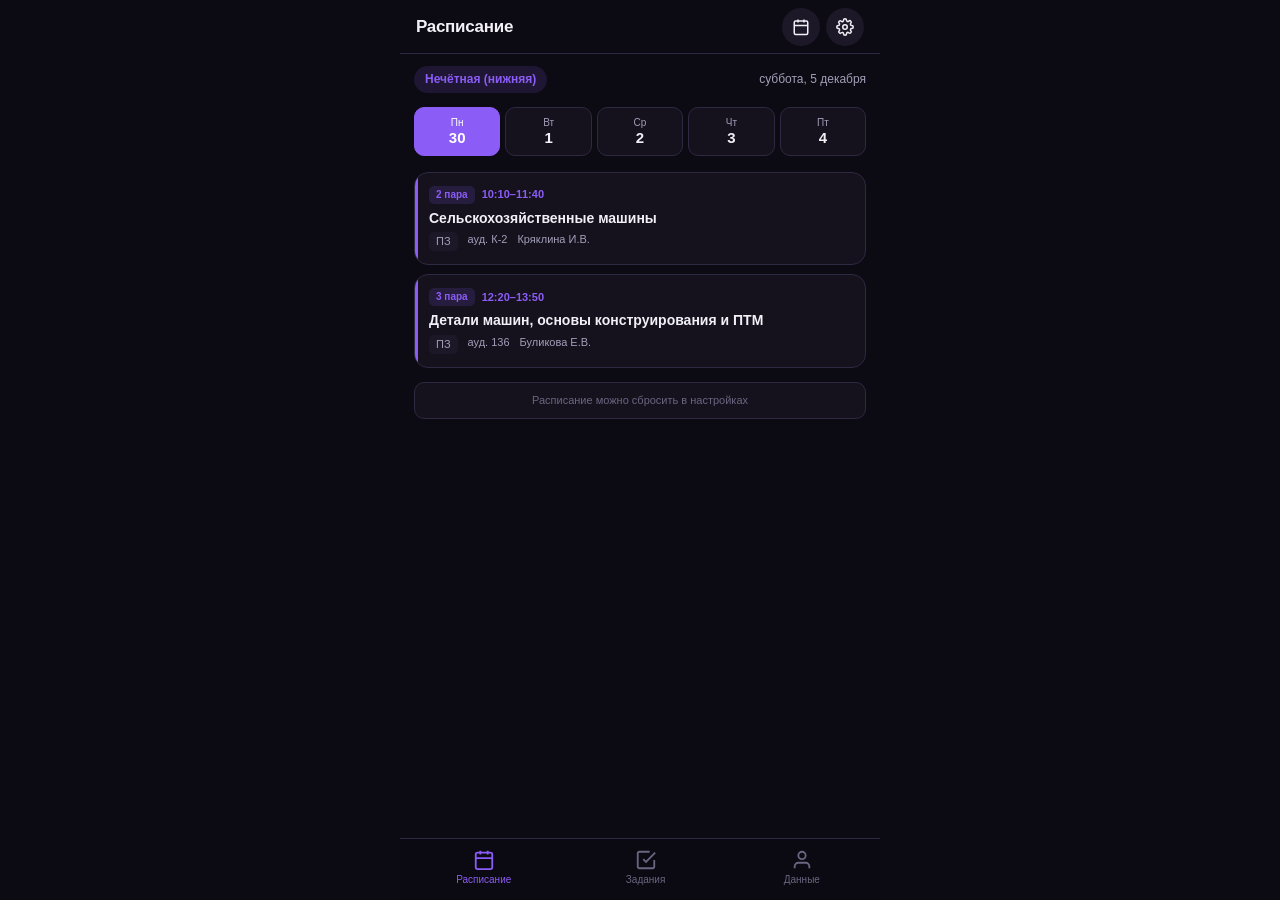
<file: MYDAY.html>
<!DOCTYPE html>
<html lang="ru">
<head>
  <meta charset="UTF-8">
  <meta name="viewport" content="width=device-width, initial-scale=1, maximum-scale=1, user-scalable=no, viewport-fit=cover">
  <meta name="apple-mobile-web-app-capable" content="yes">
  <meta name="apple-mobile-web-app-status-bar-style" content="black-translucent">
  <meta name="theme-color" content="#0c0a12">
  <meta name="description" content="MYDAY — персональный учебный органайзер студента">
  <title>MYDAY</title>
  <style>
    :root {
      --bg: #0c0a12;
      --bg-card: #15121e;
      --bg-elevated: #1c1828;
      --bg-hover: #252033;
      --border: #2e2840;
      --text: #f2f0f7;
      --text-secondary: #a39eb8;
      --text-muted: #6b6580;
      --accent: #8B5CF6;
      --accent-dim: #7C3AED;
      --accent-bg: rgba(139, 92, 246, 0.14);
      --accent-soft: rgba(139, 92, 246, 0.08);
      --danger: #f87171;
      --success: #4ade80;
      --warning: #fbbf24;
      --radius: 14px;
      --radius-sm: 10px;
      --shadow: 0 4px 24px rgba(0,0,0,0.45);
      --safe-bottom: env(safe-area-inset-bottom, 0px);
      --nav-height: 62px;
      --header-height: 54px;
      --font: -apple-system, BlinkMacSystemFont, 'SF Pro Display', 'Segoe UI', Roboto, sans-serif;
    }

    * { margin: 0; padding: 0; box-sizing: border-box; -webkit-tap-highlight-color: transparent; }

    html, body {
      height: 100%;
      overflow: hidden;
      font-family: var(--font);
      background: var(--bg);
      color: var(--text);
      font-size: 16px;
      line-height: 1.4;
      -webkit-font-smoothing: antialiased;
    }

    #app {
      height: 100%;
      display: flex;
      flex-direction: column;
      max-width: 480px;
      margin: 0 auto;
      position: relative;
      background: var(--bg);
    }

    /* Header */
    .header {
      height: var(--header-height);
      display: flex;
      align-items: center;
      justify-content: space-between;
      padding: 0 16px;
      background: var(--bg);
      border-bottom: 1px solid var(--border);
      flex-shrink: 0;
      z-index: 10;
    }
    .header h1 { font-size: 17px; font-weight: 700; letter-spacing: -0.3px; }
    .header-actions { display: flex; gap: 6px; }

    .icon-btn {
      width: 38px; height: 38px; border-radius: 50%;
      border: none; background: var(--bg-elevated); color: var(--text);
      display: flex; align-items: center; justify-content: center;
      cursor: pointer; transition: background 0.2s, transform 0.15s;
    }
    .icon-btn:active { transform: scale(0.92); background: var(--bg-hover); }
    .icon-btn svg { width: 18px; height: 18px; }

    .main {
      flex: 1;
      overflow-y: auto;
      overflow-x: hidden;
      -webkit-overflow-scrolling: touch;
      padding-bottom: calc(var(--nav-height) + var(--safe-bottom) + 20px);
    }
    .main::-webkit-scrollbar { width: 0; }

    /* Nav */
    .nav {
      position: fixed; bottom: 0; left: 50%; transform: translateX(-50%);
      width: 100%; max-width: 480px;
      height: calc(var(--nav-height) + var(--safe-bottom));
      padding-bottom: var(--safe-bottom); padding-top: 6px;
      background: rgba(12, 10, 18, 0.94);
      backdrop-filter: blur(20px); -webkit-backdrop-filter: blur(20px);
      border-top: 1px solid var(--border);
      display: flex; justify-content: space-around; align-items: flex-start;
      z-index: 100;
    }
    .nav-item {
      display: flex; flex-direction: column; align-items: center; gap: 3px;
      background: none; border: none; color: var(--text-muted);
      font-size: 10px; font-weight: 500; cursor: pointer;
      padding: 4px 14px; transition: color 0.2s; min-width: 72px;
    }
    .nav-item.active { color: var(--accent); }
    .nav-item svg { width: 22px; height: 22px; }

    .tab { display: none; padding: 12px 14px; animation: fadeIn 0.22s ease; }
    .tab.active { display: block; }
    @keyframes fadeIn {
      from { opacity: 0; transform: translateY(5px); }
      to { opacity: 1; transform: translateY(0); }
    }

    /* Week */
    .week-info {
      display: flex; align-items: center; justify-content: space-between;
      margin-bottom: 14px; gap: 10px;
    }
    .week-badge {
      background: var(--accent-bg); color: var(--accent);
      font-size: 12px; font-weight: 600;
      padding: 5px 11px; border-radius: 20px;
    }
    .date-display { font-size: 12px; color: var(--text-secondary); text-align: right; }

    .day-selector {
      display: flex; gap: 5px; margin-bottom: 14px;
      overflow-x: auto; padding-bottom: 2px; scrollbar-width: none;
    }
    .day-selector::-webkit-scrollbar { display: none; }
    .day-btn {
      flex: 1; min-width: 50px; padding: 9px 3px;
      border-radius: var(--radius-sm); border: 1px solid var(--border);
      background: var(--bg-card); color: var(--text-secondary);
      font-size: 11px; font-weight: 500; cursor: pointer; text-align: center;
      transition: all 0.2s;
    }
    .day-btn .day-name { display: block; font-size: 10px; margin-bottom: 1px; }
    .day-btn .day-num { font-size: 15px; font-weight: 700; color: var(--text); }
    .day-btn.active {
      background: var(--accent); border-color: var(--accent); color: #fff;
    }
    .day-btn.active .day-num { color: #fff; }
    .day-btn.today:not(.active) { border-color: var(--accent); }

    .lessons-list { display: flex; flex-direction: column; gap: 9px; }
    .lesson-card {
      background: var(--bg-card); border-radius: var(--radius);
      padding: 13px 14px; border: 1px solid var(--border);
      position: relative; overflow: hidden;
    }
    .lesson-card::before {
      content: ''; position: absolute; left: 0; top: 0; bottom: 0;
      width: 3px; background: var(--accent); border-radius: 3px 0 0 3px;
    }
    .lesson-time {
      font-size: 11px; color: var(--accent); font-weight: 600;
      margin-bottom: 5px; display: flex; align-items: center; gap: 7px;
    }
    .lesson-num {
      background: var(--accent-bg); color: var(--accent);
      font-size: 10px; padding: 2px 7px; border-radius: 5px;
    }
    .lesson-subject { font-size: 14px; font-weight: 600; margin-bottom: 5px; line-height: 1.3; }
    .lesson-meta {
      display: flex; flex-wrap: wrap; gap: 6px 10px;
      font-size: 11px; color: var(--text-secondary);
    }
    .lesson-type {
      background: var(--bg-elevated); padding: 2px 7px;
      border-radius: 5px; font-weight: 500;
    }
    .empty-day {
      text-align: center; padding: 48px 16px; color: var(--text-muted);
    }
    .empty-day svg { width: 44px; height: 44px; margin-bottom: 10px; opacity: 0.45; }

    /* ========== HOMEWORK — clean layout ========== */
    .hw-toolbar {
      display: flex; align-items: center; justify-content: space-between;
      margin-bottom: 12px; gap: 10px;
    }
    .hw-stats {
      font-size: 13px; color: var(--text-secondary);
    }
    .hw-stats strong { color: var(--accent); font-weight: 700; }

    .filter-chips {
      display: flex; gap: 6px; overflow-x: auto;
      padding-bottom: 10px; margin-bottom: 4px;
      scrollbar-width: none; -webkit-overflow-scrolling: touch;
    }
    .filter-chips::-webkit-scrollbar { display: none; }
    .chip {
      flex-shrink: 0; padding: 7px 12px;
      border-radius: 20px; border: 1px solid var(--border);
      background: var(--bg-card); color: var(--text-secondary);
      font-size: 12px; font-weight: 500; cursor: pointer;
      white-space: nowrap; transition: all 0.18s;
    }
    .chip.active {
      background: var(--accent); border-color: var(--accent); color: #fff;
    }
    .chip .cnt {
      display: inline-block; margin-left: 4px;
      background: rgba(255,255,255,0.18); border-radius: 8px;
      padding: 0 5px; font-size: 10px; font-weight: 700;
    }
    .chip:not(.active) .cnt {
      background: var(--accent-bg); color: var(--accent);
    }

    .task-list { display: flex; flex-direction: column; gap: 8px; }

    .task-card {
      background: var(--bg-card); border: 1px solid var(--border);
      border-radius: var(--radius); padding: 12px 12px 12px 10px;
      display: flex; gap: 10px; align-items: flex-start;
      transition: opacity 0.2s, border-color 0.2s;
    }
    .task-card.done { opacity: 0.5; }
    .task-card.done .task-title { text-decoration: line-through; color: var(--text-secondary); }

    .task-check {
      width: 22px; height: 22px; border-radius: 50%;
      border: 2px solid var(--border); flex-shrink: 0; margin-top: 1px;
      cursor: pointer; display: flex; align-items: center; justify-content: center;
      transition: all 0.2s;
    }
    .task-card.done .task-check {
      background: var(--success); border-color: var(--success);
    }
    .task-check svg { width: 11px; height: 11px; opacity: 0; color: #0c0a12; }
    .task-card.done .task-check svg { opacity: 1; }

    .task-body { flex: 1; min-width: 0; }
    .task-title { font-size: 14px; font-weight: 560; margin-bottom: 3px; word-break: break-word; }
    .task-desc {
      font-size: 12px; color: var(--text-secondary);
      margin-bottom: 6px; white-space: pre-wrap; line-height: 1.35;
    }
    .task-footer {
      display: flex; flex-wrap: wrap; align-items: center; gap: 6px;
      font-size: 11px; color: var(--text-muted);
    }
    .task-subject-badge {
      background: var(--accent-soft); color: var(--accent);
      padding: 2px 7px; border-radius: 5px; font-weight: 550;
      max-width: 160px; overflow: hidden; text-overflow: ellipsis; white-space: nowrap;
    }
    .task-prio {
      padding: 1px 6px; border-radius: 4px; font-weight: 600; font-size: 10px;
    }
    .task-prio.high { background: rgba(248,113,113,0.15); color: var(--danger); }
    .task-prio.medium { background: rgba(251,191,36,0.12); color: var(--warning); }
    .task-prio.low { background: rgba(74,222,128,0.12); color: var(--success); }

    .task-actions { display: flex; gap: 2px; flex-shrink: 0; }
    .task-actions button {
      width: 30px; height: 30px; border: none; background: transparent;
      color: var(--text-muted); border-radius: 8px; cursor: pointer;
      display: flex; align-items: center; justify-content: center;
    }
    .task-actions button:active { background: var(--bg-hover); color: var(--text); }

    .section-label {
      font-size: 11px; font-weight: 600; color: var(--text-muted);
      text-transform: uppercase; letter-spacing: 0.4px;
      margin: 14px 0 8px 2px;
    }
    .section-label:first-child { margin-top: 4px; }

    .empty-tasks {
      text-align: center; padding: 40px 16px; color: var(--text-muted);
      font-size: 14px;
    }

    /* Data tab */
    .categories { display: flex; flex-direction: column; gap: 8px; }
    .category-card {
      background: var(--bg-card); border-radius: var(--radius);
      border: 1px solid var(--border); overflow: hidden;
    }
    .category-header {
      display: flex; align-items: center; justify-content: space-between;
      padding: 13px 14px; cursor: pointer;
    }
    .category-header:active { background: var(--bg-hover); }
    .category-title {
      font-size: 14px; font-weight: 600;
      display: flex; align-items: center; gap: 9px;
    }
    .category-title svg { width: 18px; height: 18px; color: var(--accent); }
    .category-body {
      display: none; border-top: 1px solid var(--border);
      padding: 8px 10px 10px;
    }
    .category-card.open .category-body { display: block; }

    .data-item {
      background: var(--bg-elevated); border-radius: var(--radius-sm);
      padding: 11px; margin-bottom: 7px;
    }
    .data-item-title { font-size: 13px; font-weight: 600; margin-bottom: 3px; }
    .data-item-value { font-size: 12px; color: var(--text-secondary); word-break: break-all; margin-bottom: 2px; }
    .data-item-note { font-size: 11px; color: var(--text-muted); }
    .data-item-actions { display: flex; gap: 6px; margin-top: 7px; }

    .btn-sm {
      padding: 5px 10px; border-radius: 7px; border: none;
      font-size: 11px; font-weight: 500; cursor: pointer;
      background: var(--bg-hover); color: var(--text);
    }
    .btn-sm.primary { background: var(--accent); color: #fff; }
    .btn-sm.danger { background: rgba(248,113,113,0.12); color: var(--danger); }

    .add-inline-btn {
      width: 100%; padding: 10px; border: 1px dashed var(--border);
      border-radius: var(--radius-sm); background: transparent;
      color: var(--text-secondary); font-size: 12px; font-weight: 500;
      cursor: pointer; display: flex; align-items: center; justify-content: center; gap: 5px;
      transition: all 0.2s;
    }
    .add-inline-btn:active { background: var(--bg-hover); border-color: var(--accent); color: var(--accent); }

    /* FAB */
    .fab {
      position: fixed;
      bottom: calc(var(--nav-height) + var(--safe-bottom) + 14px);
      right: 16px; width: 52px; height: 52px; border-radius: 50%;
      background: var(--accent); color: #fff; border: none;
      box-shadow: 0 4px 18px rgba(139, 92, 246, 0.4);
      display: flex; align-items: center; justify-content: center;
      cursor: pointer; z-index: 50; transition: transform 0.2s;
    }
    .fab:active { transform: scale(0.9); }
    .fab svg { width: 24px; height: 24px; }
    .fab.hidden { display: none; }

    /* Modal */
    .modal-overlay {
      position: fixed; inset: 0; background: rgba(0,0,0,0.72);
      z-index: 200; display: none; align-items: flex-end; justify-content: center;
    }
    .modal-overlay.show { display: flex; }
    .modal {
      background: var(--bg-card); border-radius: 18px 18px 0 0;
      width: 100%; max-width: 480px; max-height: 90vh; overflow-y: auto;
      padding: 18px 14px calc(18px + var(--safe-bottom));
      animation: slideUp 0.28s ease;
    }
    @keyframes slideUp {
      from { transform: translateY(100%); }
      to { transform: translateY(0); }
    }
    .modal-header {
      display: flex; align-items: center; justify-content: space-between;
      margin-bottom: 16px;
    }
    .modal-title { font-size: 17px; font-weight: 700; }
    .modal-close {
      width: 34px; height: 34px; border-radius: 50%; border: none;
      background: var(--bg-elevated); color: var(--text);
      display: flex; align-items: center; justify-content: center; cursor: pointer;
    }

    .form-group { margin-bottom: 13px; }
    .form-label {
      display: block; font-size: 12px; font-weight: 500;
      color: var(--text-secondary); margin-bottom: 5px;
    }
    .form-input, .form-select, .form-textarea {
      width: 100%; padding: 11px 12px; border-radius: var(--radius-sm);
      border: 1px solid var(--border); background: var(--bg-elevated);
      color: var(--text); font-size: 15px; font-family: inherit; outline: none;
      transition: border-color 0.2s;
    }
    .form-input:focus, .form-select:focus, .form-textarea:focus { border-color: var(--accent); }
    .form-textarea { min-height: 72px; resize: vertical; }
    .form-row { display: flex; gap: 10px; }
    .form-row .form-group { flex: 1; }

    .btn {
      width: 100%; padding: 13px; border-radius: var(--radius-sm);
      border: none; font-size: 15px; font-weight: 600; cursor: pointer;
      transition: transform 0.15s;
    }
    .btn:active { transform: scale(0.98); }
    .btn-primary { background: var(--accent); color: #fff; }
    .btn-secondary { background: var(--bg-elevated); color: var(--text); margin-top: 7px; }

    .priority-selector { display: flex; gap: 6px; }
    .priority-btn {
      flex: 1; padding: 9px; border-radius: 8px; border: 1px solid var(--border);
      background: var(--bg-elevated); color: var(--text-secondary);
      font-size: 12px; font-weight: 500; cursor: pointer; text-align: center;
    }
    .priority-btn.active.high { background: rgba(248,113,113,0.18); border-color: var(--danger); color: var(--danger); }
    .priority-btn.active.medium { background: rgba(251,191,36,0.15); border-color: var(--warning); color: var(--warning); }
    .priority-btn.active.low { background: rgba(74,222,128,0.15); border-color: var(--success); color: var(--success); }

    .settings-section { margin-bottom: 20px; }
    .settings-section h3 {
      font-size: 11px; color: var(--text-secondary); text-transform: uppercase;
      letter-spacing: 0.4px; margin-bottom: 8px; padding: 0 2px;
    }
    .settings-item {
      background: var(--bg-elevated); border: 1px solid var(--border);
      border-radius: var(--radius); padding: 12px 14px;
      display: flex; align-items: center; justify-content: space-between;
      margin-bottom: 6px; cursor: pointer;
    }
    .settings-item:active { background: var(--bg-hover); }
    .settings-item span { font-size: 14px; font-weight: 500; }

    .toast {
      position: fixed;
      bottom: calc(var(--nav-height) + var(--safe-bottom) + 72px);
      left: 50%; transform: translateX(-50%) translateY(16px);
      background: var(--bg-elevated); color: var(--text);
      padding: 11px 18px; border-radius: 11px; font-size: 13px; font-weight: 500;
      box-shadow: var(--shadow); z-index: 300; opacity: 0;
      transition: all 0.28s; pointer-events: none; max-width: 88%; text-align: center;
      border: 1px solid var(--border);
    }
    .toast.show { opacity: 1; transform: translateX(-50%) translateY(0); }

    .edit-hint {
      font-size: 11px; color: var(--text-muted); text-align: center;
      margin-top: 14px; padding: 10px; background: var(--bg-card);
      border-radius: var(--radius-sm); border: 1px solid var(--border);
    }
    .hidden { display: none !important; }
  </style>
</head>
<body>
  <div id="app">
    <header class="header">
      <h1 id="header-title">Расписание</h1>
      <div class="header-actions">
        <button class="icon-btn" id="btn-today" title="Сегодня">
          <svg viewBox="0 0 24 24" fill="none" stroke="currentColor" stroke-width="2"><rect x="3" y="4" width="18" height="18" rx="2"/><path d="M16 2v4M8 2v4M3 10h18"/></svg>
        </button>
        <button class="icon-btn" id="btn-settings" title="Настройки">
          <svg viewBox="0 0 24 24" fill="none" stroke="currentColor" stroke-width="2"><circle cx="12" cy="12" r="3"/><path d="M19.4 15a1.65 1.65 0 00.33 1.82l.06.06a2 2 0 01-2.83 2.83l-.06-.06a1.65 1.65 0 00-1.82-.33 1.65 1.65 0 00-1 1.51V21a2 2 0 01-4 0v-.09A1.65 1.65 0 009 19.4a1.65 1.65 0 00-1.82.33l-.06.06a2 2 0 01-2.83-2.83l.06-.06A1.65 1.65 0 004.68 15a1.65 1.65 0 00-1.51-1H3a2 2 0 010-4h.09A1.65 1.65 0 004.6 9a1.65 1.65 0 00-.33-1.82l-.06-.06a2 2 0 012.83-2.83l.06.06A1.65 1.65 0 009 4.68a1.65 1.65 0 001-1.51V3a2 2 0 014 0v.09a1.65 1.65 0 001 1.51 1.65 1.65 0 001.82-.33l.06-.06a2 2 0 012.83 2.83l-.06.06A1.65 1.65 0 0019.4 9a1.65 1.65 0 001.51 1H21a2 2 0 010 4h-.09a1.65 1.65 0 00-1.51 1z"/></svg>
        </button>
      </div>
    </header>

    <main class="main">
      <!-- Schedule -->
      <div id="tab-schedule" class="tab active">
        <div class="week-info">
          <div class="week-badge" id="week-badge">—</div>
          <div class="date-display" id="date-display">—</div>
        </div>
        <div class="day-selector" id="day-selector"></div>
        <div class="lessons-list" id="lessons-list"></div>
        <div class="edit-hint">Расписание можно сбросить в настройках</div>
      </div>

      <!-- Homework — clean -->
      <div id="tab-homework" class="tab">
        <div class="hw-toolbar">
          <div class="hw-stats" id="hw-stats">Заданий: <strong>0</strong></div>
        </div>
        <div class="filter-chips" id="filter-chips"></div>
        <div class="task-list" id="task-list"></div>
      </div>

      <!-- Data -->
      <div id="tab-data" class="tab">
        <div class="categories" id="categories"></div>
        <p style="font-size:11px;color:var(--text-muted);margin-top:14px;text-align:center;padding:0 6px;line-height:1.45">
          Пароли не хранятся. Используйте менеджер паролей iOS.
        </p>
      </div>
    </main>

    <nav class="nav">
      <button class="nav-item active" data-tab="schedule">
        <svg viewBox="0 0 24 24" fill="none" stroke="currentColor" stroke-width="2"><rect x="3" y="4" width="18" height="18" rx="2"/><path d="M16 2v4M8 2v4M3 10h18"/></svg>
        Расписание
      </button>
      <button class="nav-item" data-tab="homework">
        <svg viewBox="0 0 24 24" fill="none" stroke="currentColor" stroke-width="2"><path d="M9 11l3 3L22 4"/><path d="M21 12v7a2 2 0 01-2 2H5a2 2 0 01-2-2V5a2 2 0 012-2h11"/></svg>
        Задания
      </button>
      <button class="nav-item" data-tab="data">
        <svg viewBox="0 0 24 24" fill="none" stroke="currentColor" stroke-width="2"><path d="M20 21v-2a4 4 0 00-4-4H8a4 4 0 00-4 4v2"/><circle cx="12" cy="7" r="4"/></svg>
        Данные
      </button>
    </nav>

    <button class="fab hidden" id="fab">
      <svg viewBox="0 0 24 24" fill="none" stroke="currentColor" stroke-width="2.5"><path d="M12 5v14M5 12h14"/></svg>
    </button>
    <div class="toast" id="toast"></div>
  </div>

  <!-- Task Modal -->
  <div class="modal-overlay" id="task-modal">
    <div class="modal">
      <div class="modal-header">
        <div class="modal-title" id="task-modal-title">Новое задание</div>
        <button class="modal-close"><svg width="16" height="16" viewBox="0 0 24 24" fill="none" stroke="currentColor" stroke-width="2"><path d="M18 6L6 18M6 6l12 12"/></svg></button>
      </div>
      <form id="task-form" onsubmit="saveTask(event)">
        <div class="form-group">
          <label class="form-label">Предмет</label>
          <select class="form-select" id="task-subject" required></select>
        </div>
        <div class="form-group">
          <label class="form-label">Название *</label>
          <input class="form-input" id="task-title" type="text" placeholder="Лабораторная №3" required autocomplete="off">
        </div>
        <div class="form-group">
          <label class="form-label">Описание</label>
          <textarea class="form-textarea" id="task-desc" placeholder="Необязательно"></textarea>
        </div>
        <div class="form-row">
          <div class="form-group">
            <label class="form-label">Дедлайн</label>
            <input class="form-input" id="task-deadline" type="date">
          </div>
          <div class="form-group">
            <label class="form-label">Приоритет</label>
            <input type="hidden" id="task-priority" value="medium">
            <div class="priority-selector">
              <button type="button" class="priority-btn high" data-prio="high">Выс.</button>
              <button type="button" class="priority-btn medium active" data-prio="medium">Сред.</button>
              <button type="button" class="priority-btn low" data-prio="low">Низ.</button>
            </div>
          </div>
        </div>
        <button type="submit" class="btn btn-primary">Сохранить</button>
      </form>
    </div>
  </div>

  <!-- Data Modal -->
  <div class="modal-overlay" id="data-modal">
    <div class="modal">
      <div class="modal-header">
        <div class="modal-title" id="data-modal-title">Новая запись</div>
        <button class="modal-close"><svg width="16" height="16" viewBox="0 0 24 24" fill="none" stroke="currentColor" stroke-width="2"><path d="M18 6L6 18M6 6l12 12"/></svg></button>
      </div>
      <form id="data-form" onsubmit="saveData(event)">
        <div class="form-group">
          <label class="form-label">Категория</label>
          <select class="form-select" id="data-category">
            <option value="sites">Учебные сайты</option>
            <option value="logins">Логины</option>
            <option value="links">Ссылки</option>
            <option value="notes">Заметки</option>
            <option value="other">Другое</option>
          </select>
        </div>
        <div class="form-group">
          <label class="form-label">Название *</label>
          <input class="form-input" id="data-title" type="text" placeholder="Сайт вуза / LMS" required autocomplete="off">
        </div>
        <div class="form-group">
          <label class="form-label">URL / Ссылка</label>
          <input class="form-input" id="data-url" type="url" placeholder="https://..." autocomplete="off">
        </div>
        <div class="form-group">
          <label class="form-label">Логин</label>
          <input class="form-input" id="data-login" type="text" placeholder="Только логин" autocomplete="username">
        </div>
        <div class="form-group">
          <label class="form-label">Заметка</label>
          <textarea class="form-textarea" id="data-note" placeholder="Доп. информация"></textarea>
        </div>
        <button type="submit" class="btn btn-primary">Сохранить</button>
      </form>
    </div>
  </div>

  <!-- Settings -->
  <div class="modal-overlay" id="settings-modal">
    <div class="modal">
      <div class="modal-header">
        <div class="modal-title">Настройки</div>
        <button class="modal-close"><svg width="16" height="16" viewBox="0 0 24 24" fill="none" stroke="currentColor" stroke-width="2"><path d="M18 6L6 18M6 6l12 12"/></svg></button>
      </div>
      <div class="settings-section">
        <h3>Резервное копирование</h3>
        <div class="settings-item" onclick="exportData()">
          <span>Экспорт данных (JSON)</span>
          <svg width="16" height="16" viewBox="0 0 24 24" fill="none" stroke="currentColor" stroke-width="2"><path d="M21 15v4a2 2 0 01-2 2H5a2 2 0 01-2-2v-4M7 10l5 5 5-5M12 15V3"/></svg>
        </div>
        <label class="settings-item" style="cursor:pointer">
          <span>Импорт резервной копии</span>
          <svg width="16" height="16" viewBox="0 0 24 24" fill="none" stroke="currentColor" stroke-width="2"><path d="M21 15v4a2 2 0 01-2 2H5a2 2 0 01-2-2v-4M17 8l-5-5-5 5M12 3v12"/></svg>
          <input type="file" accept=".json,application/json" style="display:none" onchange="importData(event)">
        </label>
      </div>
      <div class="settings-section">
        <h3>Расписание</h3>
        <div class="settings-item" onclick="resetSchedule()">
          <span>Сбросить расписание</span>
          <svg width="16" height="16" viewBox="0 0 24 24" fill="none" stroke="currentColor" stroke-width="2"><path d="M3 12a9 9 0 119 9 9 9 0 01-9-9z"/></svg>
        </div>
      </div>
      <div class="settings-section">
        <h3>О приложении</h3>
        <div style="padding:10px 2px;font-size:12px;color:var(--text-secondary);line-height:1.5">
          <strong style="color:var(--text)">MYDAY</strong> — персональный учебный органайзер.<br>
          Все данные только на устройстве. Офлайн-режим.<br>
          Контрольная дата: 16 ноября 2026 (нечётная неделя).
        </div>
      </div>
      <button class="btn btn-secondary" onclick="closeAllModals()">Закрыть</button>
    </div>
  </div>

<script>
const SUBJECTS = [
  "Основы взаимозаменяемости и технические изменения",
  "Сельскохозяйственные машины",
  "Тракторы и автомобили",
  "Детали машин, основы конструирования и ПТМ",
  "Теоретические основы подготовки трактористов-машинистов",
  "Теплотехника",
  "Повышение надёжности сельскохозяйственных машин",
  "Техническое оборудование для переработки сельскохозяйственной продукции",
  "Электротехника и электроника",
  "Машины и оборудование в животноводстве"
];

const TIMES = [
  { num: 1, start: "08:30", end: "10:00" },
  { num: 2, start: "10:10", end: "11:40" },
  { num: 3, start: "12:20", end: "13:50" },
  { num: 4, start: "14:00", end: "15:30" },
  { num: 5, start: "15:40", end: "17:10" }
];

const DAYS_SHORT = ["Пн", "Вт", "Ср", "Чт", "Пт"];
const BASE_DATE = new Date(2026, 10, 16);

const DEFAULT_SCHEDULE = {
  0: {
    even: [
      { pair: 2, subject: "Основы взаимозаменяемости и технические изменения", type: "Л", room: "225", teacher: "Адакин Р.Д." },
      { pair: 3, subject: "Сельскохозяйственные машины", type: "ЛЗ", room: "К-2", teacher: "Кряклина И.В." },
      { pair: 4, subject: "Тракторы и автомобили", type: "Л", room: "252", teacher: "Адакин Р.Д." }
    ],
    odd: [
      { pair: 2, subject: "Сельскохозяйственные машины", type: "ПЗ", room: "К-2", teacher: "Кряклина И.В." },
      { pair: 3, subject: "Детали машин, основы конструирования и ПТМ", type: "ПЗ", room: "136", teacher: "Буликова Е.В." }
    ]
  },
  1: {
    even: [
      { pair: 1, subject: "Теоретические основы подготовки трактористов-машинистов", type: "Л", room: "168", teacher: "Адакин Р.Д." },
      { pair: 2, subject: "Тракторы и автомобили", type: "ПЗ", room: "252", teacher: "Адакин Р.Д." },
      { pair: 3, subject: "Теплотехника", type: "Л", room: "225", teacher: "Адакин Р.Д." }
    ],
    odd: [
      { pair: 1, subject: "Теоретические основы подготовки трактористов-машинистов", type: "Л", room: "168", teacher: "Адакин Р.Д." },
      { pair: 2, subject: "Техническое оборудование для переработки сельскохозяйственной продукции", type: "Л", room: "К-2", teacher: "Шешунова Е.В." },
      { pair: 3, subject: "Основы взаимозаменяемости и технические изменения", type: "ПЗ", room: "134", teacher: "Адакин Р.Д." },
      { pair: 4, subject: "Теплотехника", type: "ПЗ", room: "253", teacher: "Аникеев Д.Б." }
    ]
  },
  2: {
    even: [
      { pair: 2, subject: "Повышение надёжности сельскохозяйственных машин", type: "Л", room: "251", teacher: "Карпов Д.С." },
      { pair: 3, subject: "Техническое оборудование для переработки сельскохозяйственной продукции", type: "ЛЗ", room: "К-1", teacher: "Шешунова Е.В." },
      { pair: 4, subject: "Повышение надёжности сельскохозяйственных машин", type: "ПЗ", room: "251", teacher: "Карпов Д.С." },
      { pair: 5, subject: "Повышение надёжности сельскохозяйственных машин", type: "ЛЗ", room: "251", teacher: "Карпов Д.С." }
    ],
    odd: [
      { pair: 2, subject: "Тракторы и автомобили", type: "Л", room: "168", teacher: "Адакин Р.Д." },
      { pair: 3, subject: "Электротехника и электроника", type: "ЛЗ", room: "310", teacher: "Уловский А.С." },
      { pair: 4, subject: "Повышение надёжности сельскохозяйственных машин", type: "ПЗ", room: "251", teacher: "Карпов Д.С." },
      { pair: 5, subject: "Тракторы и автомобили", type: "ЛЗ", room: "252", teacher: "Адакин Р.Д." }
    ]
  },
  3: {
    even: [
      { pair: 1, subject: "Сельскохозяйственные машины", type: "Л", room: "225", teacher: "Кряклина И.В." },
      { pair: 2, subject: "Теоретические основы подготовки трактористов-машинистов", type: "ПЗ", room: "252", teacher: "Адакин Р.Д." }
    ],
    odd: [
      { pair: 1, subject: "Электротехника и электроника", type: "Л", room: "225", teacher: "Уловский А.С." },
      { pair: 2, subject: "Кураторский час", type: "КУР", room: "К-2", teacher: "Борисова М.Л." },
      { pair: 3, subject: "Электротехника и электроника", type: "ПЗ", room: "310", teacher: "Уловский А.С." }
    ]
  },
  4: {
    even: [
      { pair: 1, subject: "Машины и оборудование в животноводстве", type: "ПЗ", room: "К-1", teacher: "Смурыгин В.С." },
      { pair: 2, subject: "Детали машин, основы конструирования и ПТМ", type: "Л", room: "225", teacher: "Буликова Е.В." }
    ],
    odd: [
      { pair: 2, subject: "Машины и оборудование в животноводстве", type: "Л", room: "К-2", teacher: "Смурыгин В.С." },
      { pair: 3, subject: "Теплотехника", type: "ЛЗ", room: "253", teacher: "Аникеев Д.Б." }
    ]
  }
};

function getEndOfWeekISO() {
  const d = new Date();
  const day = d.getDay() || 7;
  d.setDate(d.getDate() + (7 - day));
  return d.toISOString().slice(0, 10);
}

const INITIAL_TASKS = [
  { id: "t1", subject: "Сельскохозяйственные машины", title: "Все лабораторные работы и курсовая работа", description: "Выполнить до конца текущей недели", deadline: getEndOfWeekISO(), priority: "high", done: false, created: Date.now() },
  { id: "t2", subject: "Детали машин, основы конструирования и ПТМ", title: "Доработать курсовую работу", description: "", deadline: "", priority: "medium", done: false, created: Date.now() },
  { id: "t3", subject: "Повышение надёжности сельскохозяйственных машин", title: "Выполнить пример задания и подготовиться к ответу", description: "", deadline: "", priority: "high", done: false, created: Date.now() },
  { id: "t4", subject: "Техническое оборудование для переработки сельскохозяйственной продукции", title: "Лабораторные №3 и №4", description: "", deadline: "", priority: "medium", done: false, created: Date.now() },
  { id: "t5", subject: "Электротехника и электроника", title: "Переписать все записи в тетрадь", description: "", deadline: "", priority: "low", done: false, created: Date.now() },
  { id: "t6", subject: "Машины и оборудование в животноводстве", title: "Выполнить три лабораторные работы", description: "", deadline: "", priority: "high", done: false, created: Date.now() }
];

// State
let state = { schedule: null, tasks: [], dataItems: [], currentDay: 0, selectedDay: 0 };
let db = null;
let currentTab = "schedule";
let editingTaskId = null;
let editingDataId = null;
let activeFilter = "all"; // "all" or subject name

// IndexedDB
const DB_NAME = "myday_db_v2";
const DB_VERSION = 1;

function openDB() {
  return new Promise((resolve, reject) => {
    const req = indexedDB.open(DB_NAME, DB_VERSION);
    req.onupgradeneeded = (e) => {
      const database = e.target.result;
      if (!database.objectStoreNames.contains("tasks")) database.createObjectStore("tasks", { keyPath: "id" });
      if (!database.objectStoreNames.contains("data")) database.createObjectStore("data", { keyPath: "id" });
      if (!database.objectStoreNames.contains("meta")) database.createObjectStore("meta", { keyPath: "key" });
    };
    req.onsuccess = (e) => { db = e.target.result; resolve(db); };
    req.onerror = () => reject(req.error);
  });
}

function dbGet(store, key) {
  return new Promise((resolve, reject) => {
    const tx = db.transaction(store, "readonly");
    const req = tx.objectStore(store).get(key);
    req.onsuccess = () => resolve(req.result);
    req.onerror = () => reject(req.error);
  });
}
function dbGetAll(store) {
  return new Promise((resolve, reject) => {
    const tx = db.transaction(store, "readonly");
    const req = tx.objectStore(store).getAll();
    req.onsuccess = () => resolve(req.result || []);
    req.onerror = () => reject(req.error);
  });
}
function dbPut(store, value) {
  return new Promise((resolve, reject) => {
    const tx = db.transaction(store, "readwrite");
    const req = tx.objectStore(store).put(value);
    req.onsuccess = () => resolve();
    req.onerror = () => reject(req.error);
  });
}
function dbDelete(store, key) {
  return new Promise((resolve, reject) => {
    const tx = db.transaction(store, "readwrite");
    const req = tx.objectStore(store).delete(key);
    req.onsuccess = () => resolve();
    req.onerror = () => reject(req.error);
  });
}
function dbClear(store) {
  return new Promise((resolve, reject) => {
    const tx = db.transaction(store, "readwrite");
    const req = tx.objectStore(store).clear();
    req.onsuccess = () => resolve();
    req.onerror = () => reject(req.error);
  });
}

// Week
function getMonday(date) {
  const d = new Date(date);
  d.setHours(12, 0, 0, 0);
  const day = d.getDay();
  const diff = day === 0 ? -6 : 1 - day;
  d.setDate(d.getDate() + diff);
  return d;
}
function isOddWeek(date = new Date()) {
  const monday = getMonday(date);
  const baseMonday = getMonday(BASE_DATE);
  const diffWeeks = Math.round((monday - baseMonday) / (7 * 24 * 60 * 60 * 1000));
  return diffWeeks % 2 === 0;
}
function getWeekTypeLabel(date = new Date()) {
  return isOddWeek(date) ? "Нечётная (нижняя)" : "Чётная (верхняя)";
}

// Init
async function init() {
  try {
    await openDB();
    await loadData();
    setupUI();
    renderAll();
  } catch (err) {
    console.error(err);
    showToast("Ошибка загрузки");
  }
}

async function loadData() {
  const savedSchedule = await dbGet("meta", "schedule");
  state.schedule = savedSchedule ? savedSchedule.value : structuredClone(DEFAULT_SCHEDULE);

  let tasks = await dbGetAll("tasks");
  if (tasks.length === 0) {
    for (const t of INITIAL_TASKS) await dbPut("tasks", t);
    tasks = INITIAL_TASKS.slice();
  }
  state.tasks = tasks;
  state.dataItems = await dbGetAll("data");

  const today = new Date();
  const dow = today.getDay();
  state.currentDay = (dow >= 1 && dow <= 5) ? dow - 1 : 0;
  state.selectedDay = state.currentDay;
}

function setupUI() {
  document.querySelectorAll(".nav-item").forEach(btn => {
    btn.addEventListener("click", () => switchTab(btn.dataset.tab));
  });
  document.getElementById("btn-today").addEventListener("click", () => {
    state.selectedDay = state.currentDay;
    renderSchedule();
  });
  document.getElementById("btn-settings").addEventListener("click", () => {
    document.getElementById("settings-modal").classList.add("show");
  });
  document.getElementById("fab").addEventListener("click", () => {
    if (currentTab === "homework") openTaskModal();
    else if (currentTab === "data") openDataModal();
  });
  document.querySelectorAll(".modal-close, .modal-overlay").forEach(el => {
    el.addEventListener("click", (e) => {
      if (e.target === el || e.target.classList.contains("modal-close")) closeAllModals();
    });
  });
  document.querySelectorAll(".modal").forEach(m => m.addEventListener("click", e => e.stopPropagation()));
}

function renderAll() {
  renderSchedule();
  renderHomework();
  renderData();
  updateFab();
}

function switchTab(tab) {
  currentTab = tab;
  document.querySelectorAll(".tab").forEach(t => t.classList.remove("active"));
  document.querySelectorAll(".nav-item").forEach(n => n.classList.remove("active"));
  document.getElementById(`tab-${tab}`).classList.add("active");
  document.querySelector(`.nav-item[data-tab="${tab}"]`).classList.add("active");
  updateFab();
  const titles = { schedule: "Расписание", homework: "Задания", data: "Мои данные" };
  document.getElementById("header-title").textContent = titles[tab] || "MYDAY";
}

function updateFab() {
  const fab = document.getElementById("fab");
  fab.classList.toggle("hidden", !(currentTab === "homework" || currentTab === "data"));
}

// Schedule
function renderSchedule() {
  const isOdd = isOddWeek();
  const weekKey = isOdd ? "odd" : "even";
  document.getElementById("week-badge").textContent = getWeekTypeLabel();
  document.getElementById("date-display").textContent = formatDate(new Date());

  const selector = document.getElementById("day-selector");
  selector.innerHTML = "";
  const monday = getMonday(new Date());
  DAYS_SHORT.forEach((name, i) => {
    const d = new Date(monday);
    d.setDate(monday.getDate() + i);
    const btn = document.createElement("button");
    btn.className = "day-btn" + (i === state.selectedDay ? " active" : "") + (i === state.currentDay ? " today" : "");
    btn.innerHTML = `<span class="day-name">${name}</span><span class="day-num">${d.getDate()}</span>`;
    btn.onclick = () => { state.selectedDay = i; renderSchedule(); };
    selector.appendChild(btn);
  });

  const list = document.getElementById("lessons-list");
  const lessons = (state.schedule[state.selectedDay] || {})[weekKey] || [];
  if (lessons.length === 0) {
    list.innerHTML = `<div class="empty-day"><svg viewBox="0 0 24 24" fill="none" stroke="currentColor" stroke-width="1.5"><path d="M8 7V3m8 4V3m-9 8h10M5 21h14a2 2 0 002-2V7a2 2 0 00-2-2H5a2 2 0 00-2 2v12a2 2 0 002 2z"/></svg><div>Свободный день</div></div>`;
    return;
  }
  const sorted = [...lessons].sort((a, b) => a.pair - b.pair);
  list.innerHTML = sorted.map(l => {
    const t = TIMES.find(x => x.num === l.pair) || { start: "?", end: "?" };
    return `<div class="lesson-card">
      <div class="lesson-time"><span class="lesson-num">${l.pair} пара</span>${t.start}–${t.end}</div>
      <div class="lesson-subject">${esc(l.subject)}</div>
      <div class="lesson-meta">
        <span class="lesson-type">${esc(l.type)}</span>
        <span>ауд. ${esc(l.room)}</span>
        <span>${esc(l.teacher)}</span>
      </div>
    </div>`;
  }).join("");
}

// Homework — clean flat list + filters
function renderHomework() {
  const active = state.tasks.filter(t => !t.done);
  const done = state.tasks.filter(t => t.done);

  // Stats
  document.getElementById("hw-stats").innerHTML = `Активных: <strong>${active.length}</strong>`;

  // Filter chips
  const counts = {};
  SUBJECTS.forEach(s => counts[s] = 0);
  active.forEach(t => { if (counts[t.subject] !== undefined) counts[t.subject]++; });

  const chips = document.getElementById("filter-chips");
  let chipsHtml = `<button class="chip ${activeFilter === "all" ? "active" : ""}" data-filter="all">Все<span class="cnt">${active.length}</span></button>`;
  SUBJECTS.forEach(s => {
    if (counts[s] > 0 || activeFilter === s) {
      const short = s.length > 22 ? s.slice(0, 20) + "…" : s;
      chipsHtml += `<button class="chip ${activeFilter === s ? "active" : ""}" data-filter="${escAttr(s)}">${esc(short)}<span class="cnt">${counts[s]}</span></button>`;
    }
  });
  chips.innerHTML = chipsHtml;
  chips.querySelectorAll(".chip").forEach(c => {
    c.onclick = () => {
      activeFilter = c.dataset.filter;
      renderHomework();
    };
  });

  // Tasks
  let filteredActive = activeFilter === "all" ? active : active.filter(t => t.subject === activeFilter);
  let filteredDone = activeFilter === "all" ? done : done.filter(t => t.subject === activeFilter);

  // Sort by deadline then priority
  const prioOrder = { high: 0, medium: 1, low: 2 };
  filteredActive.sort((a, b) => {
    if (a.deadline && b.deadline) return a.deadline.localeCompare(b.deadline);
    if (a.deadline) return -1;
    if (b.deadline) return 1;
    return (prioOrder[a.priority] || 1) - (prioOrder[b.priority] || 1);
  });

  const list = document.getElementById("task-list");
  if (filteredActive.length === 0 && filteredDone.length === 0) {
    list.innerHTML = `<div class="empty-tasks">Нет заданий${activeFilter !== "all" ? " по этому предмету" : ""}</div>`;
    return;
  }

  let html = "";
  if (filteredActive.length) {
    html += `<div class="section-label">Активные</div>`;
    html += filteredActive.map(t => taskCard(t)).join("");
  }
  if (filteredDone.length) {
    html += `<div class="section-label">Выполненные (${filteredDone.length})</div>`;
    html += filteredDone.map(t => taskCard(t)).join("");
  }
  list.innerHTML = html;
}

function taskCard(t) {
  const prioLabel = { high: "Выс.", medium: "Сред.", low: "Низ." }[t.priority] || "";
  const shortSubj = t.subject.length > 28 ? t.subject.slice(0, 26) + "…" : t.subject;
  return `<div class="task-card ${t.done ? "done" : ""}">
    <div class="task-check" onclick="toggleTaskDone('${t.id}')">
      <svg viewBox="0 0 24 24" fill="none" stroke="currentColor" stroke-width="3"><path d="M5 13l4 4L19 7"/></svg>
    </div>
    <div class="task-body">
      <div class="task-title">${esc(t.title)}</div>
      ${t.description ? `<div class="task-desc">${esc(t.description)}</div>` : ""}
      <div class="task-footer">
        <span class="task-subject-badge">${esc(shortSubj)}</span>
        ${t.deadline ? `<span>📅 ${formatDateShort(t.deadline)}</span>` : ""}
        ${t.priority ? `<span class="task-prio ${t.priority}">${prioLabel}</span>` : ""}
      </div>
    </div>
    <div class="task-actions">
 <button onclick="openTaskModal(null,'${t.id}')" title="Изменить">
        <svg width="15" height="15" viewBox="0 0 24 24" fill="none" stroke="currentColor" stroke-width="2"><path d="M11 4H4a2 2 0 00-2 2v14a2 2 0 002 2h14a2 2 0 002-2v-7"/><path d="M18.5 2.5a2.121 2.121 0 013 3L12 15l-4 1 1-4 9.5-9.5z"/></svg>
      </button>
      <button onclick="deleteTask('${t.id}')" title="Удалить">
        <svg width="15" height="15" viewBox="0 0 24 24" fill="none" stroke="currentColor" stroke-width="2"><path d="M3 6h18M19 6v14a2 2 0 01-2 2H7a2 2 0 01-2-2V6m3 0V4a2 2 0 012-2h4a2 2 0 012 2v2"/></svg>
      </button>
    </div>
  </div>`;
}

// Data
function renderData() {
  const cats = {
    sites: { title: "Учебные сайты", icon: "globe" },
    logins: { title: "Логины", icon: "key" },
    links: { title: "Ссылки", icon: "link" },
    notes: { title: "Заметки", icon: "note" },
    other: { title: "Другое", icon: "folder" }
  };
  const openCats = new Set(Array.from(document.querySelectorAll(".category-card.open")).map(el => el.dataset.cat));
  const byCat = {};
  Object.keys(cats).forEach(c => byCat[c] = []);
  state.dataItems.forEach(item => { if (byCat[item.category]) byCat[item.category].push(item); });

  document.getElementById("categories").innerHTML = Object.entries(cats).map(([key, cat]) => {
    const items = byCat[key] || [];
    return `<div class="category-card ${openCats.has(key) ? "open" : ""}" data-cat="${key}">
      <div class="category-header" onclick="this.parentElement.classList.toggle('open')">
        <div class="category-title">${catIcon(cat.icon)}${cat.title}</div>
        <span style="color:var(--text-muted);font-size:12px">${items.length}</span>
      </div>
      <div class="category-body">
        ${items.map(item => `
          <div class="data-item">
            <div class="data-item-title">${esc(item.title)}</div>
            ${item.url ? `<div class="data-item-value"><a href="${escAttr(item.url)}" target="_blank" rel="noopener" style="color:var(--accent)">${esc(item.url)}</a></div>` : ""}
            ${item.login ? `<div class="data-item-value">Логин: ${esc(item.login)}</div>` : ""}
            ${item.note ? `<div class="data-item-note">${esc(item.note)}</div>` : ""}
            <div class="data-item-actions">
              <button class="btn-sm" onclick="openDataModal('${item.id}')">Изменить</button>
              <button class="btn-sm danger" onclick="deleteDataItem('${item.id}')">Удалить</button>
            </div>
          </div>`).join("") || `<div style="color:var(--text-muted);font-size:12px;padding:6px 0">Пусто</div>`}
        <button class="add-inline-btn" onclick="openDataModal(null,'${key}')">
          <svg width="14" height="14" viewBox="0 0 24 24" fill="none" stroke="currentColor" stroke-width="2"><path d="M12 5v14M5 12h14"/></svg>
          Добавить
        </button>
      </div>
    </div>`;
  }).join("");
}

function catIcon(type) {
  const icons = {
    globe: `<svg viewBox="0 0 24 24" fill="none" stroke="currentColor" stroke-width="2"><circle cx="12" cy="12" r="10"/><path d="M2 12h20M12 2a15.3 15.3 0 014 10 15.3 15.3 0 01-4 10 15.3 15.3 0 01-4-10 15.3 15.3 0 014-10z"/></svg>`,
    key: `<svg viewBox="0 0 24 24" fill="none" stroke="currentColor" stroke-width="2"><path d="M21 2l-2 2m-7.61 7.61a5.5 5.5 0 11-7.778 7.778 5.5 5.5 0 017.777-7.777zm0 0L15.5 7.5m0 0l3 3L22 7l-3-3m-3.5 3.5L19 4"/></svg>`,
    link: `<svg viewBox="0 0 24 24" fill="none" stroke="currentColor" stroke-width="2"><path d="M10 13a5 5 0 007.54.54l3-3a5 5 0 00-7.07-7.07l-1.72 1.71"/><path d="M14 11a5 5 0 00-7.54-.54l-3 3a5 5 0 007.07 7.07l1.71-1.71"/></svg>`,
    note: `<svg viewBox="0 0 24 24" fill="none" stroke="currentColor" stroke-width="2"><path d="M14 2H6a2 2 0 00-2 2v16a2 2 0 002 2h12a2 2 0 002-2V8z"/><path d="M14 2v6h6M16 13H8M16 17H8M10 9H8"/></svg>`,
    folder: `<svg viewBox="0 0 24 24" fill="none" stroke="currentColor" stroke-width="2"><path d="M22 19a2 2 0 01-2 2H4a2 2 0 01-2-2V5a2 2 0 012-2h5l2 3h9a2 2 0 012 2z"/></svg>`
  };
  return icons[type] || icons.folder;
}

// Actions
window.toggleTaskDone = async function(id) {
  const task = state.tasks.find(t => t.id === id);
  if (!task) return;
  task.done = !task.done;
  await dbPut("tasks", task);
  renderHomework();
  showToast(task.done ? "Выполнено" : "Возвращено");
};

window.deleteTask = async function(id) {
  if (!confirm("Удалить задание?")) return;
  await dbDelete("tasks", id);
  state.tasks = state.tasks.filter(t => t.id !== id);
  renderHomework();
  showToast("Удалено");
};

window.deleteDataItem = async function(id) {
  if (!confirm("Удалить запись?")) return;
  await dbDelete("data", id);
  state.dataItems = state.dataItems.filter(i => i.id !== id);
  renderData();
  showToast("Удалено");
};

function closeAllModals() {
  document.querySelectorAll(".modal-overlay").forEach(m => m.classList.remove("show"));
  editingTaskId = null;
  editingDataId = null;
}

function openTaskModal(subject = null, taskId = null) {
  const form = document.getElementById("task-form");
  form.reset();
  editingTaskId = taskId;
  const titleEl = document.getElementById("task-modal-title");
  const sel = document.getElementById("task-subject");
  sel.innerHTML = SUBJECTS.map(s => `<option value="${escAttr(s)}">${esc(s)}</option>`).join("");

  if (taskId) {
    const task = state.tasks.find(t => t.id === taskId);
    if (!task) return;
    titleEl.textContent = "Изменить задание";
    sel.value = task.subject;
    document.getElementById("task-title").value = task.title;
    document.getElementById("task-desc").value = task.description || "";
    document.getElementById("task-deadline").value = task.deadline || "";
    setPriority(task.priority || "medium");
  } else {
    titleEl.textContent = "Новое задание";
    if (subject) sel.value = subject;
    else if (activeFilter !== "all") sel.value = activeFilter;
    setPriority("medium");
  }
  document.getElementById("task-modal").classList.add("show");
  setTimeout(() => document.getElementById("task-title").focus(), 100);
}

function setPriority(p) {
  document.querySelectorAll(".priority-btn").forEach(b => {
    b.classList.remove("active", "high", "medium", "low");
    if (b.dataset.prio === p) {
      b.classList.add("active", p);
    }
  });
  document.getElementById("task-priority").value = p;
}

document.addEventListener("click", (e) => {
  if (e.target.classList.contains("priority-btn")) setPriority(e.target.dataset.prio);
});

async function saveTask(e) {
  e.preventDefault();
  const subject = document.getElementById("task-subject").value;
  const title = document.getElementById("task-title").value.trim();
  if (!title) { showToast("Введите название"); return; }
  const description = document.getElementById("task-desc").value.trim();
  const deadline = document.getElementById("task-deadline").value;
  const priority = document.getElementById("task-priority").value;

  if (editingTaskId) {
    const task = state.tasks.find(t => t.id === editingTaskId);
    if (task) {
      Object.assign(task, { subject, title, description, deadline, priority });
      await dbPut("tasks", task);
    }
  } else {
    const task = {
      id: "t" + Date.now() + Math.random().toString(36).slice(2, 5),
      subject, title, description, deadline, priority,
      done: false, created: Date.now()
    };
    await dbPut("tasks", task);
    state.tasks.push(task);
  }
  closeAllModals();
  renderHomework();
  showToast("Сохранено");
}

function openDataModal(id = null, category = "notes") {
  const form = document.getElementById("data-form");
  form.reset();
  editingDataId = id;
  const titleEl = document.getElementById("data-modal-title");
  if (id) {
    const item = state.dataItems.find(i => i.id === id);
    if (!item) return;
    titleEl.textContent = "Изменить запись";
    document.getElementById("data-category").value = item.category;
    document.getElementById("data-title").value = item.title;
    document.getElementById("data-url").value = item.url || "";
    document.getElementById("data-login").value = item.login || "";
    document.getElementById("data-note").value = item.note || "";
  } else {
    titleEl.textContent = "Новая запись";
    document.getElementById("data-category").value = category;
  }
  document.getElementById("data-modal").classList.add("show");
  setTimeout(() => document.getElementById("data-title").focus(), 100);
}

async function saveData(e) {
  e.preventDefault();
  const category = document.getElementById("data-category").value;
  const title = document.getElementById("data-title").value.trim();
  if (!title) { showToast("Введите название"); return; }
  const url = document.getElementById("data-url").value.trim();
  const login = document.getElementById("data-login").value.trim();
  const note = document.getElementById("data-note").value.trim();

  if (editingDataId) {
    const item = state.dataItems.find(i => i.id === editingDataId);
    if (item) {
      Object.assign(item, { category, title, url, login, note });
      await dbPut("data", item);
    }
  } else {
    const item = {
      id: "d" + Date.now() + Math.random().toString(36).slice(2, 5),
      category, title, url, login, note, created: Date.now()
    };
    await dbPut("data", item);
    state.dataItems.push(item);
  }
  closeAllModals();
  renderData();
  showToast("Сохранено");
}

// Backup
async function exportData() {
  const data = {
    version: 1,
    exportedAt: new Date().toISOString(),
    tasks: state.tasks,
    dataItems: state.dataItems,
    schedule: state.schedule
  };
  const blob = new Blob([JSON.stringify(data, null, 2)], { type: "application/json" });
  const url = URL.createObjectURL(blob);
  const a = document.createElement("a");
  a.href = url;
  a.download = `myday-backup-${new Date().toISOString().slice(0,10)}.json`;
  a.click();
  URL.revokeObjectURL(url);
  showToast("Экспорт выполнен");
}

async function importData(e) {
  const file = e.target.files[0];
  if (!file) return;
  if (!confirm("Импорт перезапишет текущие данные. Продолжить?")) return;
  try {
    const text = await file.text();
    const data = JSON.parse(text);
    if (!data.tasks || !Array.isArray(data.tasks)) throw new Error("bad format");
    await dbClear("tasks");
    await dbClear("data");
    for (const t of data.tasks) await dbPut("tasks", t);
    if (data.dataItems) for (const i of data.dataItems) await dbPut("data", i);
    if (data.schedule) {
      await dbPut("meta", { key: "schedule", value: data.schedule });
      state.schedule = data.schedule;
    }
    state.tasks = data.tasks;
    state.dataItems = data.dataItems || [];
    renderAll();
    closeAllModals();
    showToast("Импорт выполнен");
  } catch (err) {
    console.error(err);
    showToast("Ошибка импорта");
  }
}

async function resetSchedule() {
  if (!confirm("Сбросить расписание к исходному?")) return;
  state.schedule = structuredClone(DEFAULT_SCHEDULE);
  await dbPut("meta", { key: "schedule", value: state.schedule });
  renderSchedule();
  showToast("Расписание сброшено");
}

// Helpers
function formatDate(d) {
  return d.toLocaleDateString("ru-RU", { weekday: "long", day: "numeric", month: "long" });
}
function formatDateShort(iso) {
  if (!iso) return "";
  return new Date(iso + "T12:00:00").toLocaleDateString("ru-RU", { day: "numeric", month: "short" });
}
function esc(str) {
  if (!str) return "";
  return String(str).replace(/&/g,"&amp;").replace(/</g,"&lt;").replace(/>/g,"&gt;").replace(/"/g,"&quot;");
}
function escAttr(str) { return esc(str).replace(/'/g, "&#39;"); }

function showToast(msg) {
  const t = document.getElementById("toast");
  t.textContent = msg;
  t.classList.add("show");
  setTimeout(() => t.classList.remove("show"), 2000);
}

window.saveTask = saveTask;
window.saveData = saveData;
window.exportData = exportData;
window.importData = importData;
window.resetSchedule = resetSchedule;
window.openTaskModal = openTaskModal;
window.openDataModal = openDataModal;
window.closeAllModals = closeAllModals;

document.addEventListener("DOMContentLoaded", init);
</script>
</body>
</html>
</file>
<file: design-system.css>
/* MYDAY 2.0 — Atelier. Warm paper, ink type, one quiet accent. */
@import "./fonts/faces.css";

:root {
  color-scheme: light;
  --bg: #efeae2;
  --bg-2: #e6dfd4;
  --surface: #fbf8f3;
  --surface-2: #f3eee6;
  --surface-3: #e9e2d6;
  --ink: #1c1915;
  --ink-2: #5c554c;
  --muted: #8a8175;
  --line: #e3dbcf;
  --line-2: #d2c8b8;
  --accent: #1f6a4d;
  --accent-2: #164e39;
  --accent-soft: #e5f0ea;
  --accent-ink: #f7fbf8;
  --ok: #1f6a4d;
  --ok-soft: #e5f0ea;
  --warn: #8d6a2f;
  --warn-soft: #f6edd9;
  --danger: #a33b32;
  --er: #a33b32;
  --danger-soft: #f8e7e4;
  --ac: var(--accent);
  --ac2: var(--accent-2);
  --shadow: 0 1px 0 rgba(28, 25, 21, .04);
  --shadow-float: 0 16px 40px rgba(28, 25, 21, .16);
  --r-xs: 10px;
  --r-sm: 14px;
  --r-md: 18px;
  --r-lg: 26px;
  --page: 18px;
  --content: 760px;
  --ease: cubic-bezier(.2, .8, .2, 1);
  --font: "Manrope", "Segoe UI", sans-serif;
  --display: var(--font);
}

:root[data-theme="dark"] {
  color-scheme: dark;
  --bg: #12110f;
  --bg-2: #1a1815;
  --surface: #1d1b18;
  --surface-2: #26231f;
  --surface-3: #312d28;
  --ink: #f4efe6;
  --ink-2: #cfc6b8;
  --muted: #9c9286;
  --line: #322e28;
  --line-2: #453f37;
  --accent: #8dceb0;
  --accent-2: #b7e4cf;
  --accent-soft: #1c3329;
  --accent-ink: #102019;
  --ok: #8dceb0;
  --ok-soft: #1c3329;
  --warn: #e6c27a;
  --warn-soft: #3a2f1a;
  --danger: #f0a097;
  --er: #f0a097;
  --danger-soft: #3d2422;
  --shadow: none;
  --shadow-float: 0 18px 48px rgba(0, 0, 0, .45);
}

* { box-sizing: border-box; -webkit-tap-highlight-color: transparent; }
html, body { min-width: 320px; }
html { background: var(--bg); -webkit-text-size-adjust: 100%; }
body {
  margin: 0;
  min-height: 100vh;
  overflow-x: hidden;
  background:
    radial-gradient(1200px 420px at 50% -180px, color-mix(in srgb, var(--accent) 10%, transparent), transparent 70%),
    var(--bg);
  color: var(--ink);
  font: 400 16px/1.45 var(--font);
  letter-spacing: -.015em;
  font-variant-numeric: tabular-nums;
  -webkit-font-smoothing: antialiased;
}
button, input, select, textarea { font: inherit; color: inherit; }
button { cursor: pointer; }
:where(button,a,input,select,textarea,[tabindex]):focus-visible {
  outline: 3px solid color-mix(in srgb, var(--accent) 72%, transparent);
  outline-offset: 3px;
}
input,select,textarea { font-size: 16px; }
.search-result {
  width: 100%;
  display: flex;
  flex-direction: column;
  align-items: flex-start;
  gap: 7px;
  margin: 8px 0;
  padding: 14px;
  text-align: left;
  color: var(--ink);
  cursor: pointer;
}
.search-result b { overflow-wrap: anywhere; }
.search-result .tag { white-space: normal; }
button:disabled { opacity: .45; cursor: not-allowed; }
a { color: var(--accent); }
img, svg { max-width: 100%; }
::selection { background: var(--accent-soft); color: var(--ink); }

#app {
  width: min(var(--content), 100%);
  margin: 0 auto;
  padding: calc(14px + env(safe-area-inset-top, 0px)) var(--page) calc(108px + env(safe-area-inset-bottom, 0px));
  min-width: 0;
}
#app.in { animation: rise .32s var(--ease) both; }
@keyframes rise {
  from { opacity: 0; transform: translateY(8px); }
  to { opacity: 1; transform: none; }
}

.page { min-width: 0; }
.page-top {
  display: flex;
  align-items: flex-start;
  justify-content: space-between;
  gap: 12px;
  margin-bottom: 18px;
}
.page-top-copy { min-width: 0; }
.eyebrow, .kicker {
  margin: 0 0 4px;
  color: var(--muted);
  font-size: 12px;
  font-weight: 650;
  letter-spacing: .12em;
  text-transform: uppercase;
}
.page-title {
  margin: 0;
  font-family: var(--display);
  font-weight: 650;
  font-size: clamp(34px, 9vw, 52px);
  line-height: .95;
  letter-spacing: -.03em;
}
.page-title.plain {
  font-family: var(--font);
  font-weight: 680;
  font-size: 28px;
  letter-spacing: -.03em;
  line-height: 1.1;
}
.page-sub { margin: 8px 0 0; color: var(--ink-2); font-size: 15px; max-width: 36ch; }
.page-actions { display: flex; gap: 8px; flex: none; }

.icon-btn {
  width: 44px;
  height: 44px;
  display: grid;
  place-items: center;
  border: 1px solid var(--line);
  border-radius: 14px;
  background: var(--surface);
  color: var(--ink);
  padding: 0;
}
.icon-btn:active { transform: scale(.96); }
.icon-btn svg { display: block; }

.hero-card {
  display: flex;
  align-items: center;
  justify-content: space-between;
  gap: 14px;
  margin: 0 0 14px;
  padding: 16px 16px 16px 18px;
  background: var(--surface);
  border: 1px solid var(--line);
  border-left: 3px solid var(--accent);
  border-radius: 0 var(--r-md) var(--r-md) 0;
  box-shadow: none;
}
.hero-kicker { color: var(--accent); font-size: 12px; font-weight: 700; letter-spacing: .08em; text-transform: uppercase; }
.hero-title { margin-top: 4px; font-family: var(--display); font-size: 22px; font-weight: 650; line-height: 1.15; letter-spacing: -.02em; }
.hero-note { margin: 6px 0 0; color: var(--ink-2); font-size: 14px; }
.hero-orb {
  width: 54px;
  height: 54px;
  flex: none;
  display: grid;
  place-items: center;
  border-radius: 50%;
  background: var(--accent-soft);
  color: var(--accent);
}
.progress-ring { width: 58px; height: 58px; flex: none; }

.metric-grid {
  display: grid;
  grid-template-columns: repeat(3, minmax(0, 1fr));
  margin: 0 0 22px;
  background: transparent;
  border-top: 1px solid var(--line);
  border-bottom: 1px solid var(--line);
}
.metric-tile {
  min-width: 0;
  padding: 12px 8px;
  text-align: left;
}
.metric-tile + .metric-tile { border-left: 1px solid var(--line); padding-left: 12px; }
.metric-label { display: block; color: var(--muted); font-size: 12px; font-weight: 600; }
.metric-value { display: block; margin-top: 2px; font-family: var(--display); font-size: 28px; font-weight: 650; line-height: 1; letter-spacing: -.03em; }
.metric-value.danger, .late { color: var(--danger); }

.section { margin: 22px 0; min-width: 0; }
.section-head, .schedule-day-head {
  display: flex;
  align-items: flex-end;
  justify-content: space-between;
  gap: 12px;
  margin: 0 0 10px;
}
.section-head h2, .schedule-day-head h2, .sheet h1, h2 {
  margin: 0;
  font-size: 18px;
  font-weight: 680;
  letter-spacing: -.02em;
}
.section-caption, .schedule-day-head p { margin: 2px 0 0; color: var(--muted); font-size: 13px; }
.text-link {
  border: 0;
  background: transparent;
  color: var(--accent);
  font-weight: 650;
  font-size: 14px;
  padding: 8px 0;
  min-height: 44px;
}

.timeline-list { display: flex; flex-direction: column; }
.timeline-item {
  display: grid;
  grid-template-columns: 52px 16px minmax(0, 1fr);
  gap: 8px;
  align-items: stretch;
  width: 100%;
  padding: 0;
  border: 0;
  background: transparent;
  text-align: left;
  color: inherit;
  min-height: 64px;
}
.timeline-time { padding-top: 12px; color: var(--ink-2); font-size: 13px; font-weight: 650; }
.timeline-rail { position: relative; }
.timeline-rail::before {
  content: "";
  position: absolute;
  left: 50%;
  top: 0;
  bottom: 0;
  width: 1px;
  background: var(--line-2);
  transform: translateX(-50%);
}
.timeline-item:first-child .timeline-rail::before { top: 18px; }
.timeline-item:last-child .timeline-rail::before { bottom: auto; height: 18px; }
.timeline-dot {
  position: absolute;
  left: 50%;
  top: 18px;
  width: 9px;
  height: 9px;
  border-radius: 50%;
  background: var(--surface);
  border: 2px solid var(--line-2);
  transform: translateX(-50%);
}
.timeline-item.current .timeline-dot { background: var(--accent); border-color: var(--accent); }
.timeline-content {
  min-width: 0;
  padding: 10px 0 12px;
  border-bottom: 1px solid var(--line);
}
.timeline-item:last-child .timeline-content { border-bottom: 0; }
.timeline-title { display: block; font-size: 16px; font-weight: 650; line-height: 1.25; }
.timeline-meta, .timeline-room { display: block; margin-top: 3px; color: var(--muted); font-size: 13px; }
.timeline-meta { display: flex; flex-wrap: wrap; gap: 6px 10px; }
.timeline-item.current .timeline-content {
  background: var(--accent-soft);
  margin-left: -8px;
  padding-left: 10px;
  border-radius: 12px;
  border-bottom-color: transparent;
}

.task-list { display: flex; flex-direction: column; }
.task-group { margin-top: 6px; }
.task-group h3 {
  margin: 14px 0 4px;
  color: var(--muted);
  font-size: 12px;
  font-weight: 700;
  letter-spacing: .1em;
  text-transform: uppercase;
}
.timeline-title, .task-title, .subject-name, .hero-title, .page-title, .settings-copy b, .event-copy b {
  overflow-wrap: anywhere;
}
.task-item {
  display: grid;
  grid-template-columns: 44px minmax(0, 1fr) auto;
  gap: 4px;
  align-items: center;
  min-height: 60px;
  border-bottom: 1px solid var(--line);
}
.task-check {
  width: 28px;
  height: 28px;
  margin-left: 2px;
  border-radius: 50%;
  border: 1.5px solid var(--line-2);
  background: transparent;
  color: transparent;
  display: grid;
  place-items: center;
  padding: 0;
}
.task-check.on {
  background: var(--accent);
  border-color: var(--accent);
  color: var(--accent-ink);
  animation: pop .28s var(--ease);
}
@keyframes pop { 50% { transform: scale(1.12); } }
.task-main {
  min-width: 0;
  border: 0;
  background: transparent;
  text-align: left;
  padding: 8px 0;
  color: inherit;
}
.task-title { display: block; font-size: 16px; font-weight: 600; line-height: 1.3; }
.task-title.done { color: var(--muted); text-decoration: line-through; }
.task-meta { display: block; margin-top: 2px; color: var(--muted); font-size: 13px; }
.task-chevron { color: var(--muted); display: grid; }

.composer, .quick-add {
  display: flex;
  gap: 8px;
  align-items: center;
  margin-top: 12px;
  padding: 6px 6px 6px 14px;
  background: var(--surface);
  border: 1px solid var(--line-2);
  border-radius: 16px;
}
.composer input, .quick-add input {
  flex: 1;
  min-width: 0;
  border: 0;
  background: transparent;
  padding: 10px 0;
  outline: none;
}
.composer button, .quick-add button {
  width: 40px;
  height: 40px;
  border: 0;
  border-radius: 12px;
  background: var(--ink);
  color: var(--bg);
  display: grid;
  place-items: center;
}

.segmented {
  display: flex;
  gap: 4px;
  padding: 4px;
  margin: 0 0 14px;
  background: var(--surface-3);
  border-radius: 14px;
}
.seg-btn {
  flex: 1;
  min-width: 0;
  min-height: 40px;
  border: 0;
  border-radius: 11px;
  background: transparent;
  color: var(--ink-2);
  font-weight: 650;
  font-size: 14px;
}
.seg-btn.on { background: var(--surface); color: var(--ink); box-shadow: var(--shadow); }

.chip-row, .chips { display: flex; flex-wrap: wrap; gap: 8px; margin: 0 0 12px; }
.chip, .chips > button {
  min-height: 36px;
  padding: 7px 12px;
  border-radius: 999px;
  border: 1px solid var(--line);
  background: transparent;
  color: var(--ink-2);
  font-size: 13px;
  font-weight: 650;
  max-width: 100%;
}
.chip.on, .chips > button.on { background: var(--ink); color: var(--bg); border-color: var(--ink); }

.schedule-control { margin-bottom: 8px; }
.schedule-week-label { display: flex; justify-content: space-between; gap: 8px; align-items: baseline; margin-bottom: 8px; color: var(--muted); font-size: 13px; }
.week-cycle { color: var(--ink); font-weight: 700; }
.day-strip {
  display: grid;
  grid-template-columns: repeat(6, minmax(0, 1fr));
  gap: 6px;
  margin: 8px 0 16px;
}
.day-pill {
  min-width: 0;
  min-height: 62px;
  padding: 8px 2px;
  border-radius: 16px;
  border: 1px solid transparent;
  background: transparent;
  color: var(--ink-2);
}
.day-pill strong { display: block; font-size: 13px; font-weight: 700; }
.day-pill small { display: block; margin-top: 6px; font-family: var(--display); font-size: 18px; color: var(--ink); font-weight: 650; }
.day-pill.on { background: var(--ink); color: var(--bg); }
.day-pill.on small { color: var(--bg); }
.day-pill.today:not(.on) strong { color: var(--accent); }
.schedule-actions { display: flex; flex-wrap: wrap; gap: 8px; margin-top: 16px; }
.schedule-wrap { min-width: 0; }

.empty-state {
  padding: 28px 8px 12px;
  color: var(--ink-2);
}
.empty-state b { display: block; color: var(--ink); font-family: var(--display); font-size: 22px; font-weight: 650; margin-bottom: 6px; }
.empty-state span, .sub { color: var(--muted); font-size: 14px; }

.task-overview {
  display: grid;
  grid-template-columns: minmax(0, 1fr) auto;
  gap: 8px 16px;
  align-items: end;
  margin-bottom: 16px;
}
.task-overview-number { font-family: var(--display); font-size: 56px; line-height: .85; letter-spacing: -.04em; font-weight: 650; }
.task-overview-caption { color: var(--muted); margin-top: 6px; }
.task-overview-side { display: grid; grid-template-columns: auto auto; gap: 2px 10px; color: var(--muted); font-size: 13px; align-content: end; padding-bottom: 6px; }
.task-overview-side b { color: var(--ink); font-size: 16px; }
.task-overview > .btn { grid-column: 1 / -1; }

.study-hero, .surface-panel, .today-panel, .card {
  background: var(--surface);
  border: 1px solid var(--line);
  border-radius: var(--r-md);
  padding: 16px;
  margin: 0 0 12px;
}
.study-hero { display: flex; justify-content: space-between; gap: 12px; align-items: flex-end; border: 0; background: transparent; padding: 0 0 8px; }
.study-eyebrow { color: var(--muted); font-size: 12px; font-weight: 700; letter-spacing: .1em; }
.study-hero-title, .subject-detail-title { font-family: var(--display); font-size: 30px; line-height: 1.05; font-weight: 650; letter-spacing: -.03em; margin-top: 4px; }
.study-hero-note { color: var(--ink-2); margin-top: 6px; font-size: 14px; }
.study-stats { display: grid; grid-template-columns: repeat(3, minmax(0, 1fr)); gap: 8px; margin: 8px 0 18px; }
.study-stat { min-width: 0; padding: 12px; background: var(--surface); border-radius: 16px; border: 1px solid var(--line); }
.study-stat b { display: block; font-family: var(--display); font-size: 26px; line-height: 1; }
.study-stat span { color: var(--muted); font-size: 12px; }
.subject-grid { display: flex; flex-direction: column; gap: 8px; }
.subject-tile {
  width: 100%;
  display: grid;
  grid-template-columns: 42px minmax(0, 1fr);
  grid-template-rows: auto auto auto;
  column-gap: 12px;
  text-align: left;
  padding: 12px;
  border-radius: 16px;
  border: 1px solid var(--line);
  background: var(--surface);
  color: inherit;
}
.subject-icon, .settings-icon {
  width: 42px;
  height: 42px;
  grid-row: 1 / span 2;
  display: grid;
  place-items: center;
  border-radius: 12px;
  background: var(--accent-soft);
  color: var(--accent);
}
.subject-name { font-size: 15px; font-weight: 700; line-height: 1.3; }
.subject-caption { color: var(--muted); font-size: 13px; margin-top: 2px; }
.subject-tile .progress-track { grid-column: 1 / -1; margin-top: 10px; }
.progress-track { height: 4px; border-radius: 99px; background: var(--surface-3); overflow: hidden; }
.progress-fill { display: block; height: 100%; background: var(--accent); border-radius: inherit; }
.progress-row { margin: 0 0 12px; }
.progress-row b { display: block; font-size: 14px; }
.progress-row small { color: var(--muted); }

.settings-list { display: flex; flex-direction: column; background: var(--surface); border: 1px solid var(--line); border-radius: 18px; overflow: hidden; }
.settings-card {
  width: 100%;
  display: grid;
  grid-template-columns: 42px minmax(0, 1fr) 16px;
  gap: 12px;
  align-items: center;
  padding: 12px;
  border: 0;
  border-bottom: 1px solid var(--line);
  background: transparent;
  color: inherit;
  text-align: left;
  min-height: 64px;
}
.settings-card:last-child { border-bottom: 0; }
.settings-copy { min-width: 0; display: flex; flex-direction: column; gap: 2px; }
.settings-copy b { font-size: 15px; }
.settings-copy small { color: var(--muted); font-size: 13px; }
.settings-arrow { color: var(--muted); }

.theme-options { display: grid; grid-template-columns: repeat(3, minmax(0, 1fr)); gap: 8px; }
.theme-options button {
  min-height: 72px;
  border-radius: 14px;
  border: 1px solid var(--line);
  background: var(--surface-2);
  color: var(--ink-2);
  display: flex;
  flex-direction: column;
  align-items: center;
  justify-content: center;
  gap: 6px;
  font-weight: 700;
}
.theme-options button.on { background: var(--ink); color: var(--bg); border-color: var(--ink); }
.theme-option-icon { display: grid; }

.calendar-heading { display: flex; align-items: center; justify-content: space-between; gap: 8px; margin-bottom: 8px; }
.calendar-heading h2 { font-family: var(--display); font-size: 24px; text-transform: capitalize; }
.calendar-heading .icon-btn:first-child svg { transform: rotate(180deg); }
.calendar-grid { display: grid; grid-template-columns: repeat(7, minmax(0, 1fr)); gap: 4px; }
.calendar-weekdays { margin-bottom: 4px; color: var(--muted); font-size: 11px; font-weight: 700; letter-spacing: .04em; text-align: center; }
.cal-day {
  aspect-ratio: 1;
  min-height: 40px;
  border: 0;
  border-radius: 12px;
  background: transparent;
  color: var(--ink);
  font-weight: 650;
  position: relative;
  padding: 0;
}
.cal-day.outside { color: var(--muted); opacity: .45; }
.cal-day.is-today { color: var(--accent); }
.cal-day.selected { background: var(--ink); color: var(--bg); }
.cal-day i { position: absolute; left: 50%; bottom: 5px; width: 4px; height: 4px; border-radius: 50%; background: var(--accent); transform: translateX(-50%); }
.cal-day.selected i { background: var(--bg); }
.event-list { display: flex; flex-direction: column; margin-top: 8px; }
.event-row { display: grid; grid-template-columns: 8px minmax(0, 1fr) 40px; gap: 10px; align-items: center; min-height: 52px; border-bottom: 1px solid var(--line); }
.event-mark { width: 8px; height: 8px; border-radius: 50%; background: var(--accent); }
.event-copy b { display: block; }
.event-copy small { color: var(--muted); }

.week-list { display: flex; flex-direction: column; gap: 8px; }
.week-day-card {
  width: 100%;
  display: grid;
  grid-template-columns: 72px minmax(0, 1fr) 16px;
  gap: 10px;
  align-items: center;
  text-align: left;
  padding: 12px;
  border-radius: 16px;
  border: 1px solid var(--line);
  background: var(--surface);
  color: inherit;
  min-height: 72px;
}
.week-day-date b { display: block; font-family: var(--display); font-size: 18px; }
.week-day-date small, .week-day-summary small { color: var(--muted); }
.week-day-summary { min-width: 0; }
.week-day-summary b { display: block; }
.week-day-arrow { color: var(--muted); }

.stats-bars { display: grid; grid-template-columns: repeat(7, minmax(0, 1fr)); gap: 6px; align-items: end; min-height: 140px; margin-top: 8px; }
.stats-bar-col { display: flex; flex-direction: column; align-items: center; gap: 6px; min-width: 0; color: var(--muted); font-size: 11px; }
.stats-bar-track { width: 100%; max-width: 22px; height: 96px; border-radius: 99px; background: var(--surface-3); display: flex; align-items: flex-end; overflow: hidden; }
.stats-bar-track i { display: block; width: 100%; background: var(--accent); border-radius: inherit; }

#nav {
  position: fixed;
  z-index: 30;
  left: max(12px, env(safe-area-inset-left, 0px));
  right: max(12px, env(safe-area-inset-right, 0px));
  bottom: max(10px, env(safe-area-inset-bottom, 0px));
  width: auto;
  height: 64px;
  display: grid;
  grid-template-columns: repeat(5, minmax(0, 1fr));
  padding: 4px;
  border-radius: 22px;
  border: 1px solid var(--line);
  background: color-mix(in srgb, var(--surface) 88%, transparent);
  backdrop-filter: blur(18px) saturate(1.2);
  box-shadow: var(--shadow-float);
}
#nav button {
  min-width: 0;
  border: 0;
  background: transparent;
  color: var(--muted);
  border-radius: 16px;
  display: flex;
  flex-direction: column;
  align-items: center;
  justify-content: center;
  gap: 2px;
  padding: 4px 0;
}
#nav button span { font-size: 10px; font-weight: 700; letter-spacing: -.01em; max-width: 100%; overflow: hidden; text-overflow: ellipsis; }
#nav button.on { color: var(--ink); background: var(--surface-3); }
#nav button b { display: grid; height: 22px; }
#nav svg { width: 22px; height: 22px; }

.btn, .task-add-wide {
  min-height: 46px;
  padding: 10px 16px;
  border: 0;
  border-radius: 14px;
  background: var(--ink);
  color: var(--bg);
  font-weight: 700;
  display: inline-flex;
  align-items: center;
  justify-content: center;
  gap: 8px;
}
.btn.g { background: transparent; color: var(--ink); border: 1px solid var(--line-2); }
.btn.r { background: var(--danger-soft); color: var(--danger); }
.task-add-wide { width: 100%; margin-top: 16px; }
.row { display: flex; gap: 8px; align-items: center; min-width: 0; }
.grow { flex: 1; min-width: 0; }
.btn.grow { width: auto; }

.ov {
  position: fixed;
  inset: 0;
  z-index: 50;
  background: rgba(18, 17, 15, .46);
  display: flex;
  align-items: flex-end;
  justify-content: center;
  animation: fade .2s var(--ease);
}
.ov.nos { animation: none; }
.ov.bye { animation: fade .18s var(--ease) reverse forwards; }
@keyframes fade { from { opacity: 0; } to { opacity: 1; } }
.sheet {
  width: min(560px, 100%);
  max-height: min(88vh, 760px);
  overflow: auto;
  background: var(--surface);
  color: var(--ink);
  border-radius: 24px 24px 0 0;
  padding: 12px 18px calc(18px + env(safe-area-inset-bottom, 0px));
  position: relative;
  animation: sheet-in .28s var(--ease);
  box-shadow: var(--shadow-float);
}
@keyframes sheet-in { from { transform: translateY(24px); } to { transform: none; } }
.grab { width: 36px; height: 4px; border-radius: 99px; background: var(--line-2); margin: 4px auto 10px; }
.sheet-close {
  position: absolute;
  top: 12px;
  right: 12px;
  width: 36px;
  height: 36px;
  border-radius: 50%;
  border: 0;
  background: var(--surface-3);
  color: var(--ink);
  display: grid;
  place-items: center;
}
.sheet h1 { font-family: var(--display); font-size: 28px; padding-right: 42px; margin-bottom: 8px; }
.sheet label, label { display: block; margin: 12px 0 6px; color: var(--ink-2); font-size: 13px; font-weight: 700; }
.sheet input, .sheet select, .sheet textarea,
input, select, textarea {
  width: 100%;
  min-height: 46px;
  padding: 10px 12px;
  border-radius: 12px;
  border: 1px solid var(--line-2);
  background: var(--surface-2);
  color: var(--ink);
  outline: none;
}
textarea { min-height: 96px; resize: vertical; }
input:focus, select:focus, textarea:focus { border-color: var(--accent); box-shadow: 0 0 0 3px var(--accent-soft); }
.sheet .row { margin-top: 14px; }
.sheet .row .grow, .sheet .btn { flex: 1; }
.field-error { color: var(--danger); font-size: 13px; margin-top: 6px; }
.chk {
  width: 28px;
  height: 28px;
  flex: none;
  border-radius: 50%;
  border: 1.5px solid var(--line-2);
  background: transparent;
  color: var(--accent-ink);
}
.chk.on { background: var(--accent); border-color: var(--accent); }
.t.done { color: var(--muted); text-decoration: line-through; }
.tag { color: var(--muted); font-size: 13px; }
.pill { display: inline-flex; align-items: center; min-height: 26px; padding: 2px 8px; border-radius: 99px; background: var(--accent-soft); color: var(--accent); font-size: 12px; font-weight: 700; }
.bar { height: 4px; border-radius: 99px; background: var(--surface-3); overflow: hidden; }
.bar > i { display: block; height: 100%; background: var(--accent); }
.th { width: 72px; height: 72px; object-fit: cover; border-radius: 10px; margin: 4px; }
.zone { margin: 12px 0; padding: 8px; border-radius: 16px; border: 1px dashed var(--line-2); }
.zone.hot { border-color: var(--accent); background: var(--accent-soft); }
.dr { display: flex; gap: 6px; align-items: center; }
.dr .task-item, .dr .card { flex: 1; }
.hd { width: 28px; color: var(--muted); cursor: grab; user-select: none; text-align: center; }
.toast {
  position: fixed;
  z-index: 70;
  left: 50%;
  bottom: calc(86px + env(safe-area-inset-bottom, 0px));
  transform: translateX(-50%);
  width: min(440px, calc(100% - 32px));
  display: flex;
  justify-content: space-between;
  gap: 12px;
  align-items: center;
  padding: 12px 14px;
  border-radius: 14px;
  background: var(--ink);
  color: var(--bg);
  box-shadow: var(--shadow-float);
}
.toast-undo { border: 0; background: transparent; color: var(--accent-2); font-weight: 800; }
#fc { font-family: var(--display); }

.today-grid { display: block; }
.today-right { min-width: 0; }
.current-callout { margin: 0 0 8px; color: var(--ink-2); font-size: 14px; }
.current-callout b { display: block; color: var(--ink); }
.backup-card, .today-mini { margin-top: 12px; }
.mini-line { display: flex; justify-content: space-between; gap: 8px; padding: 6px 0; border-bottom: 1px solid var(--line); }

@media (min-width: 860px) {
  .today-grid { display: grid; grid-template-columns: 1.15fr .85fr; gap: 28px; align-items: start; }
  #app { padding-top: 28px; }
  #nav {
    left: max(12px, calc(50% - 280px));
    right: max(12px, calc(50% - 280px));
  }
}
@media (max-width: 360px) {
  :root { --page: 14px; }
  .page-title { font-size: 32px; }
  .metric-value { font-size: 24px; }
  .day-pill small { font-size: 15px; }
  #nav button span { font-size: 9px; }
}
@media (prefers-reduced-motion: reduce) {
  *, *::before, *::after {
    animation: none !important;
    transition: none !important;
  }
}


/* MYDAY typography and alignment unification */
:root {
  --display: var(--font);
  --type-xs: 12px;
  --type-sm: 13px;
  --type-body: 15px;
  --type-title: 28px;
}
html, body, button, input, select, textarea, #app, #nav, .sheet {
  font-family: var(--font);
}
body { font-size: 15px; line-height: 1.5; letter-spacing: -.012em; }
h1, h2, h3, p { font-family: var(--font); }
.page-title {
  font-family: var(--font);
  font-size: clamp(28px, 7.4vw, 36px);
  font-weight: 700;
  line-height: 1.08;
  letter-spacing: -.045em;
}
.page-title.plain { font-size: 27px; line-height: 1.12; }
.section-head h2, .schedule-day-head h2, .sheet h1, h2 {
  font-family: var(--font);
  font-size: 17px;
  font-weight: 700;
  line-height: 1.25;
  letter-spacing: -.025em;
}
.sheet h1 { font-size: 23px; }
.hero-title, .metric-value, .day-pill small, .empty-state b,
.task-overview-number, .study-hero-title, .subject-detail-title,
.study-stat b, .calendar-heading h2, .week-day-date b, #fc {
  font-family: var(--font);
}
.hero-title, .study-hero-title, .subject-detail-title { font-weight: 700; }
.metric-value, .study-stat b, .week-day-date b { font-weight: 700; }
.page-top-copy, .page-sub, .section-head > div, .row > *,
.card, .sheet, .settings-copy, .task-main { min-width: 0; }
.page-top { align-items: flex-start; }
.page-actions { flex-shrink: 0; }
button, .btn, .chip, .pill { font-family: var(--font); letter-spacing: -.01em; }
input, select, textarea { min-width: 0; line-height: 1.4; }
.card, .surface-panel, .today-panel, .study-hero, .subject-tile, .week-day-card {
  overflow-wrap: anywhere;
}
.task-title, .timeline-title, .subject-name, .settings-copy b,
.event-copy b, .page-title { overflow-wrap: anywhere; }
@media (max-width: 380px) {
  :root { --page: 14px; }
  .page-title { font-size: 27px; }
  .page-actions .icon-btn { width: 40px; height: 40px; }
  .hero-title { font-size: 20px; }
}
</file>
